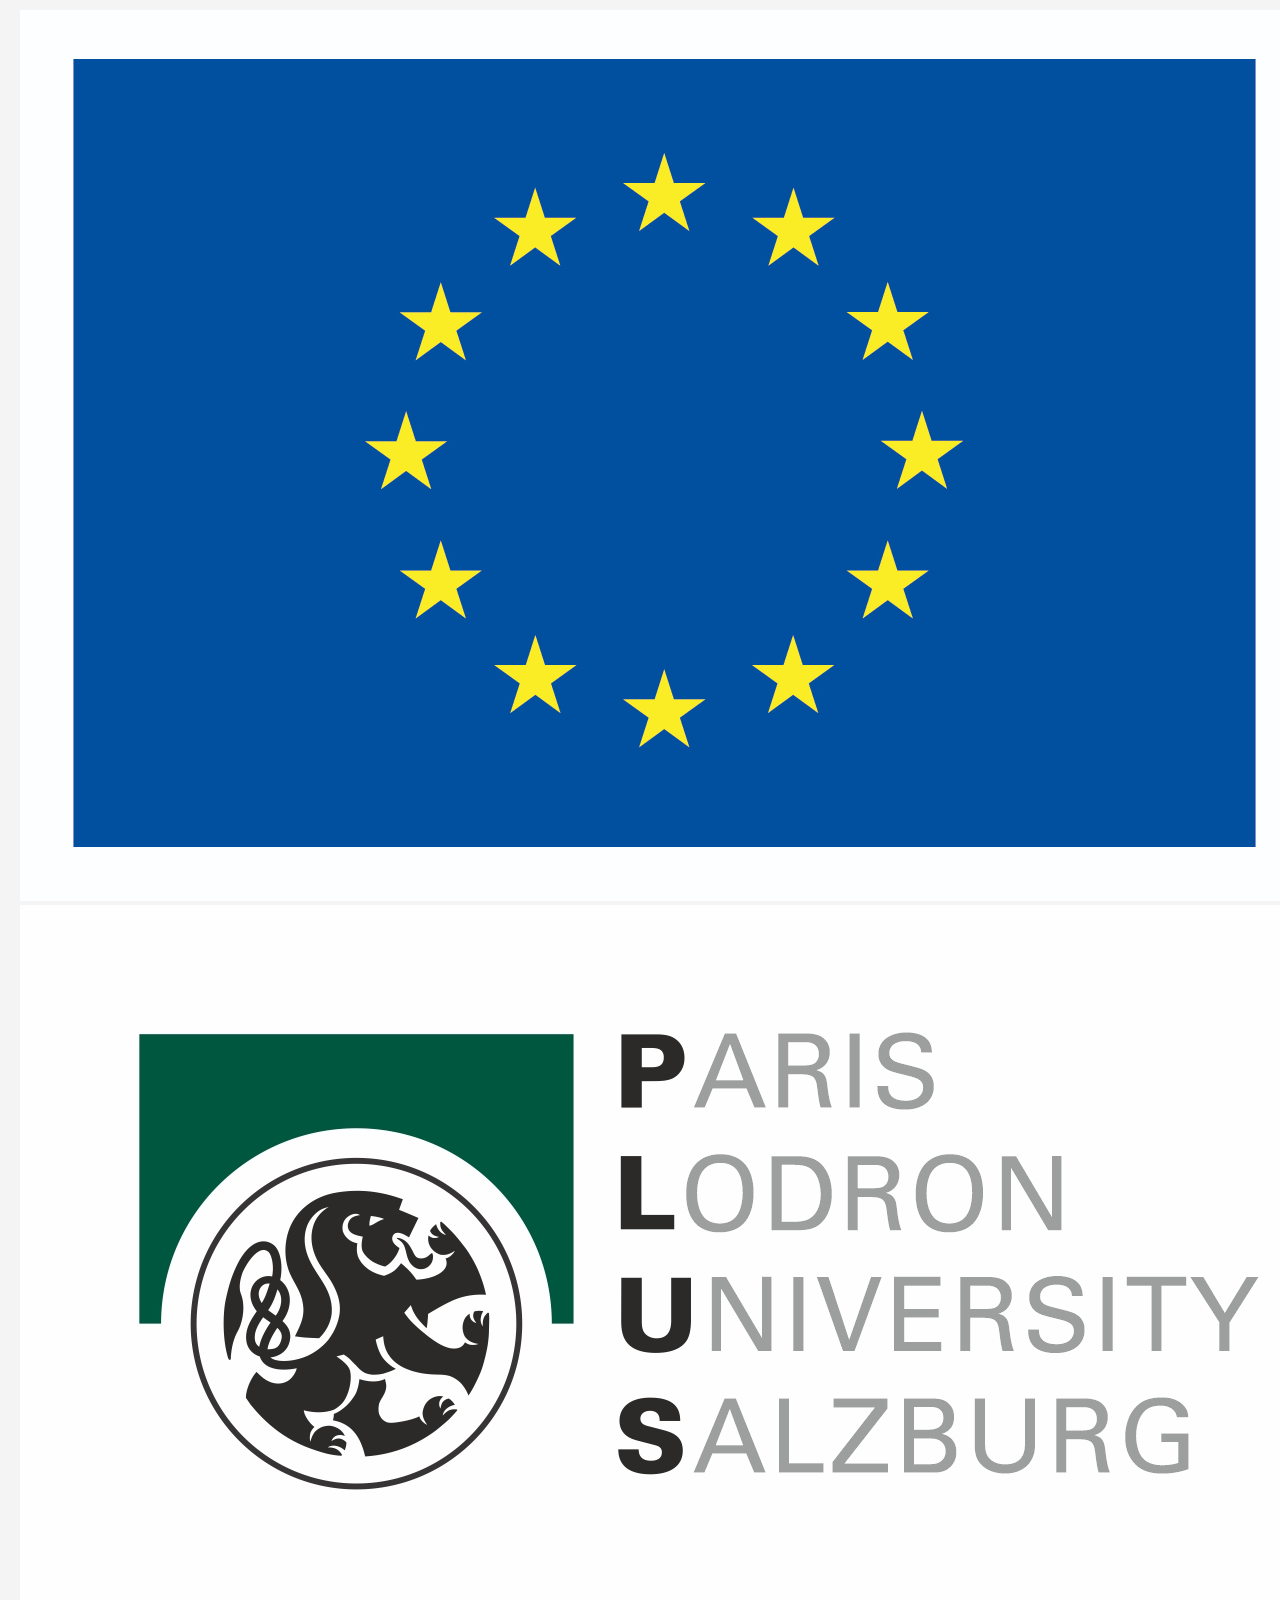
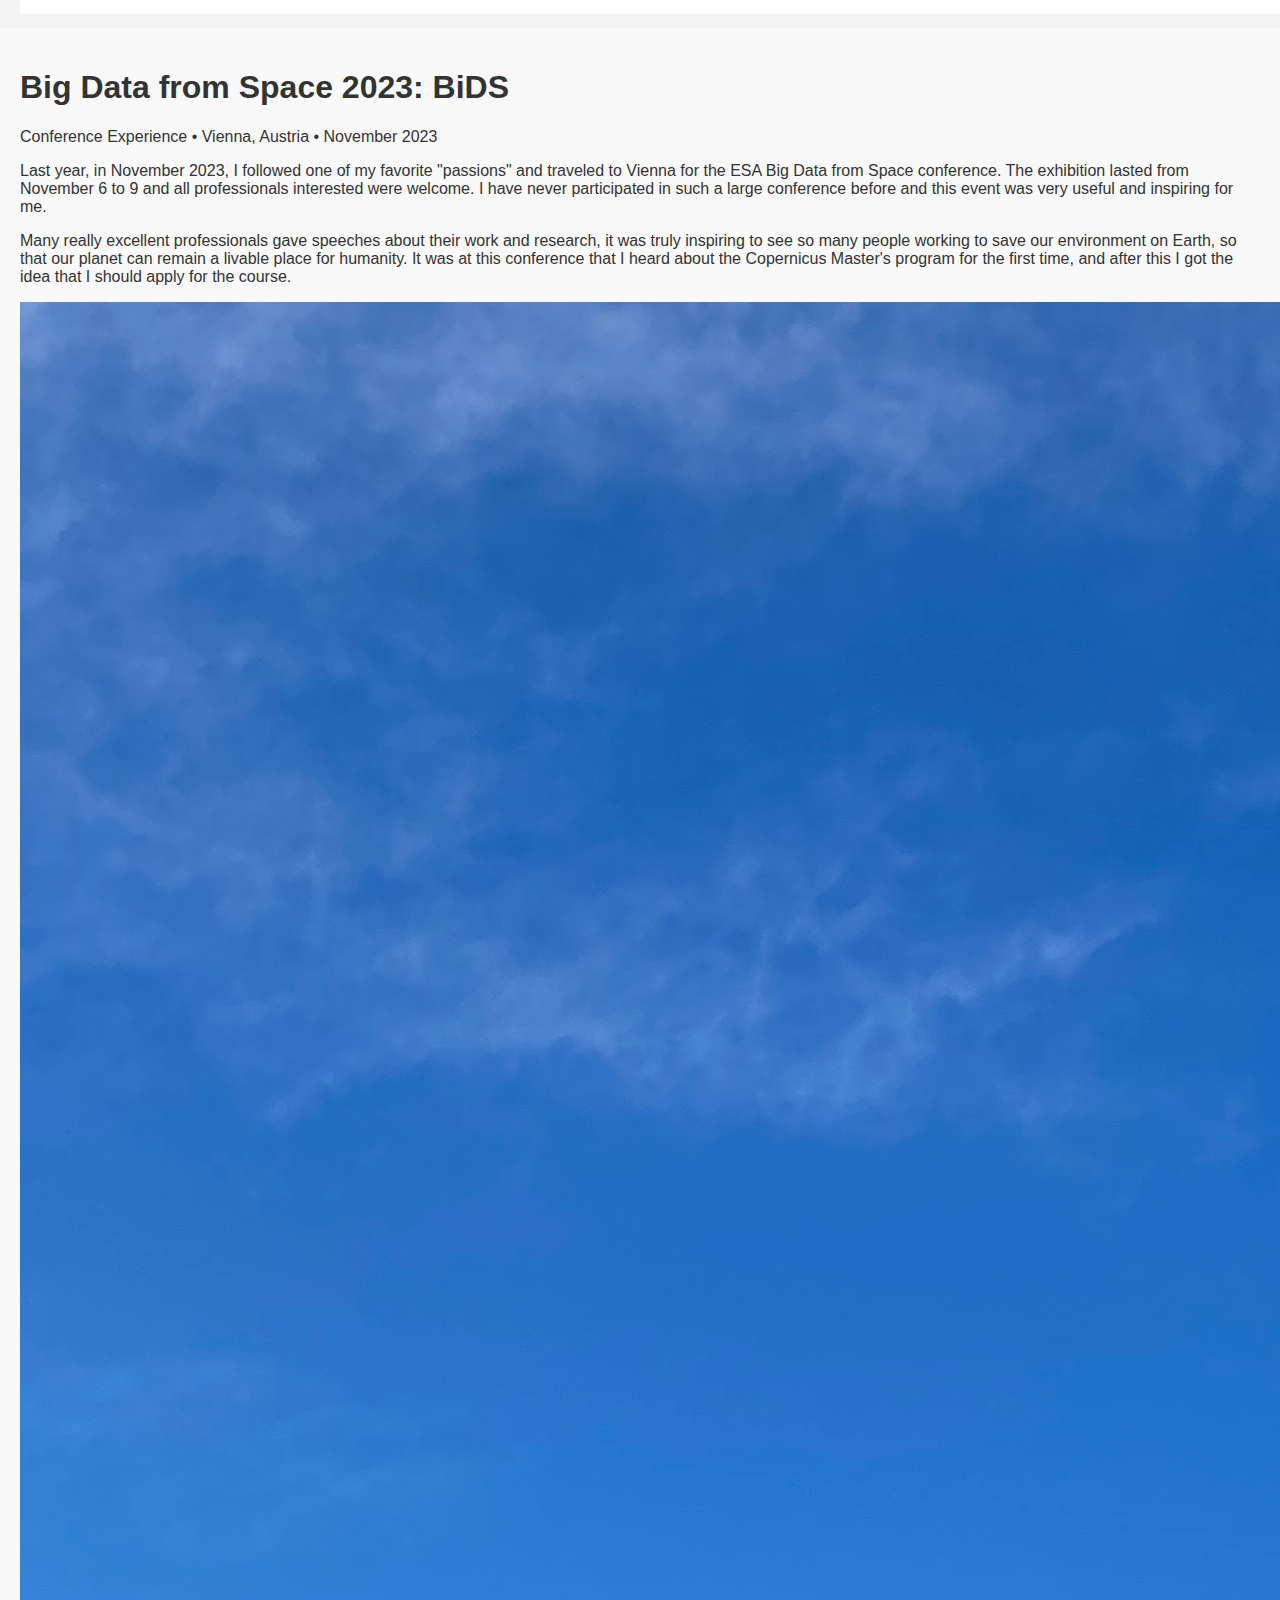
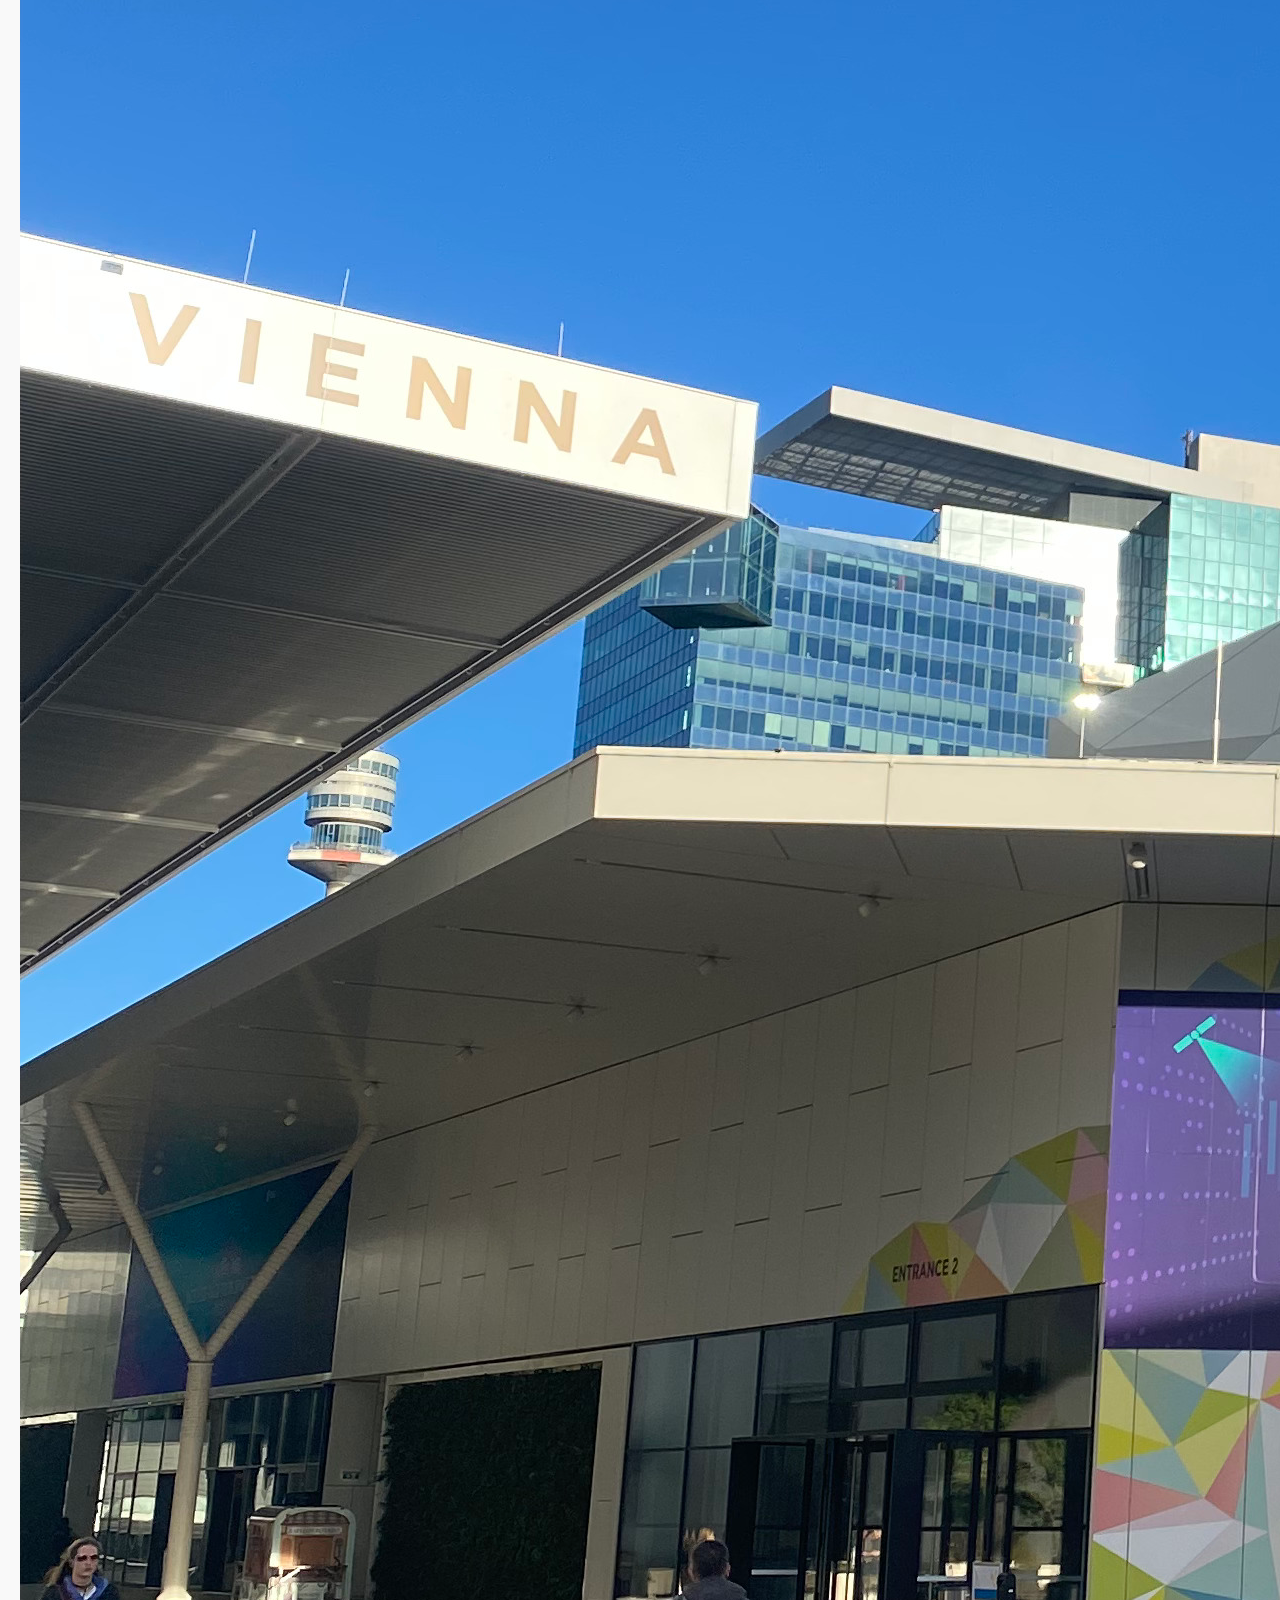
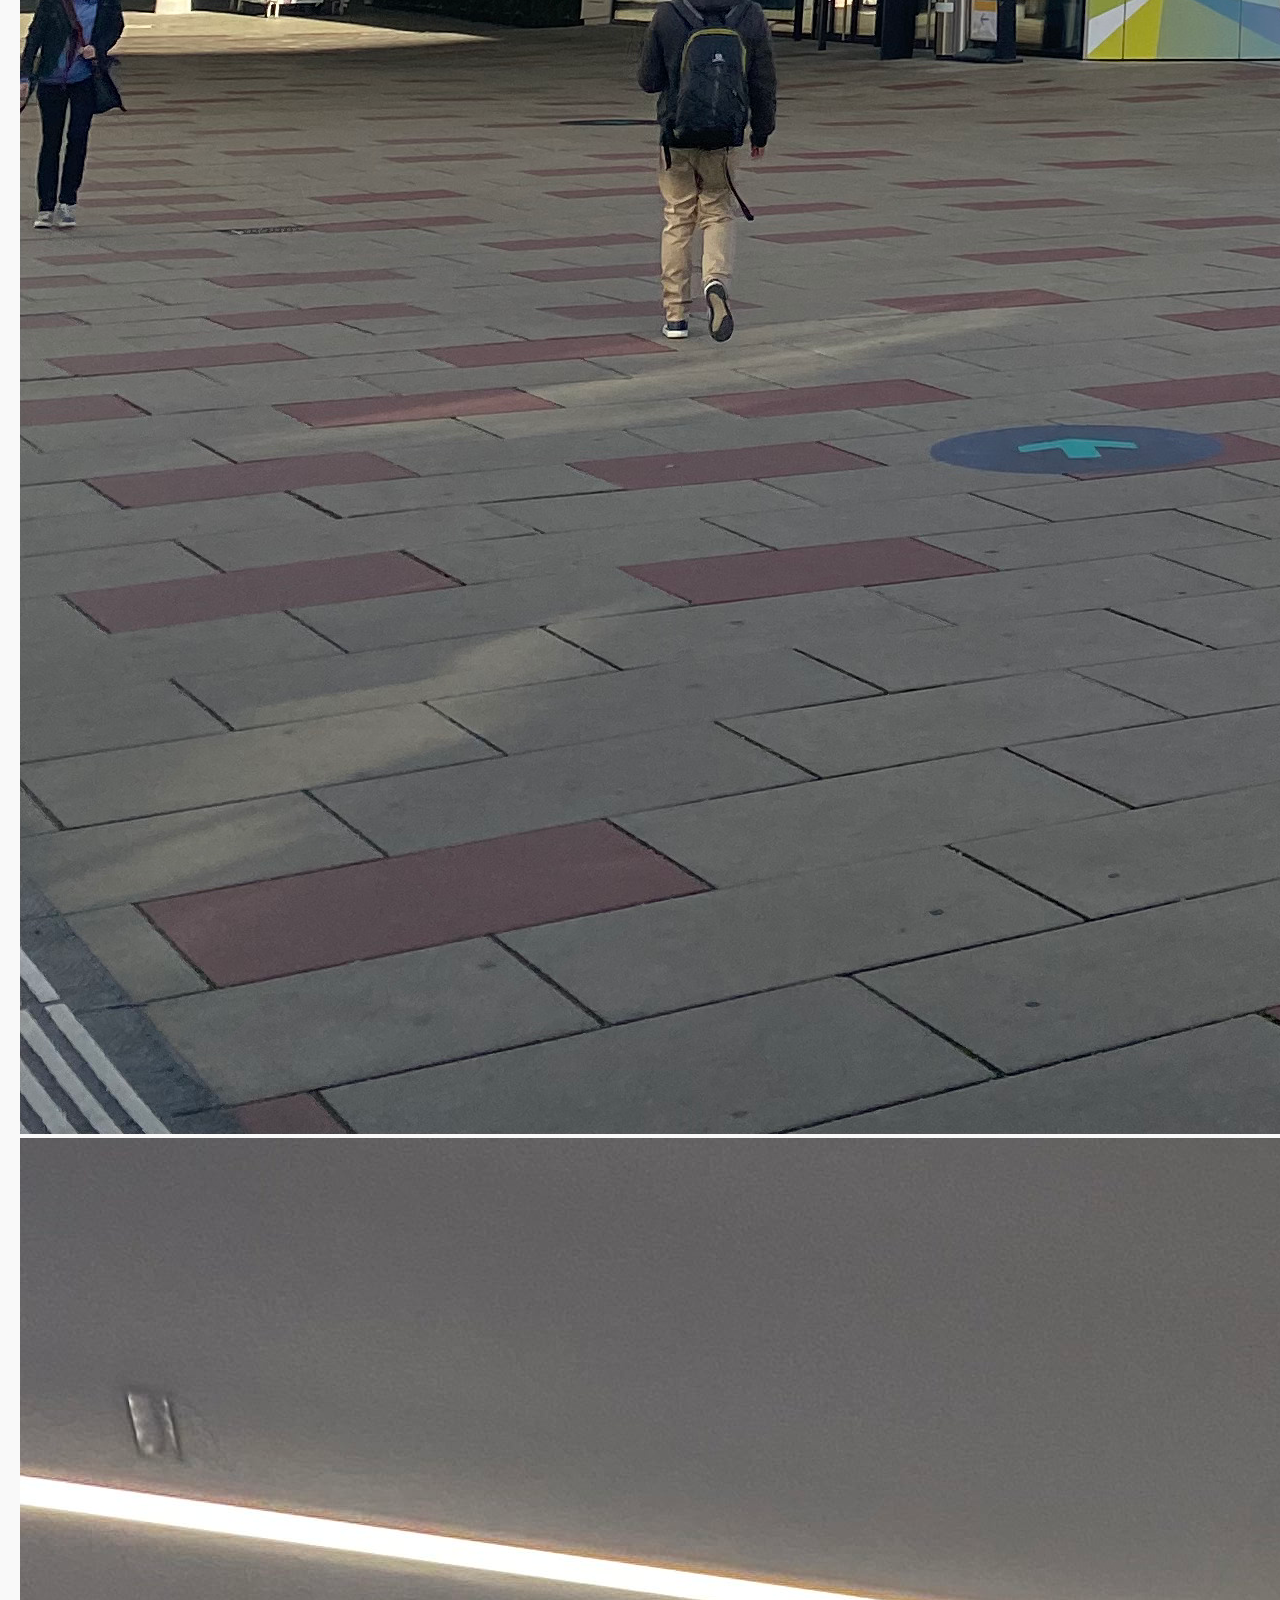
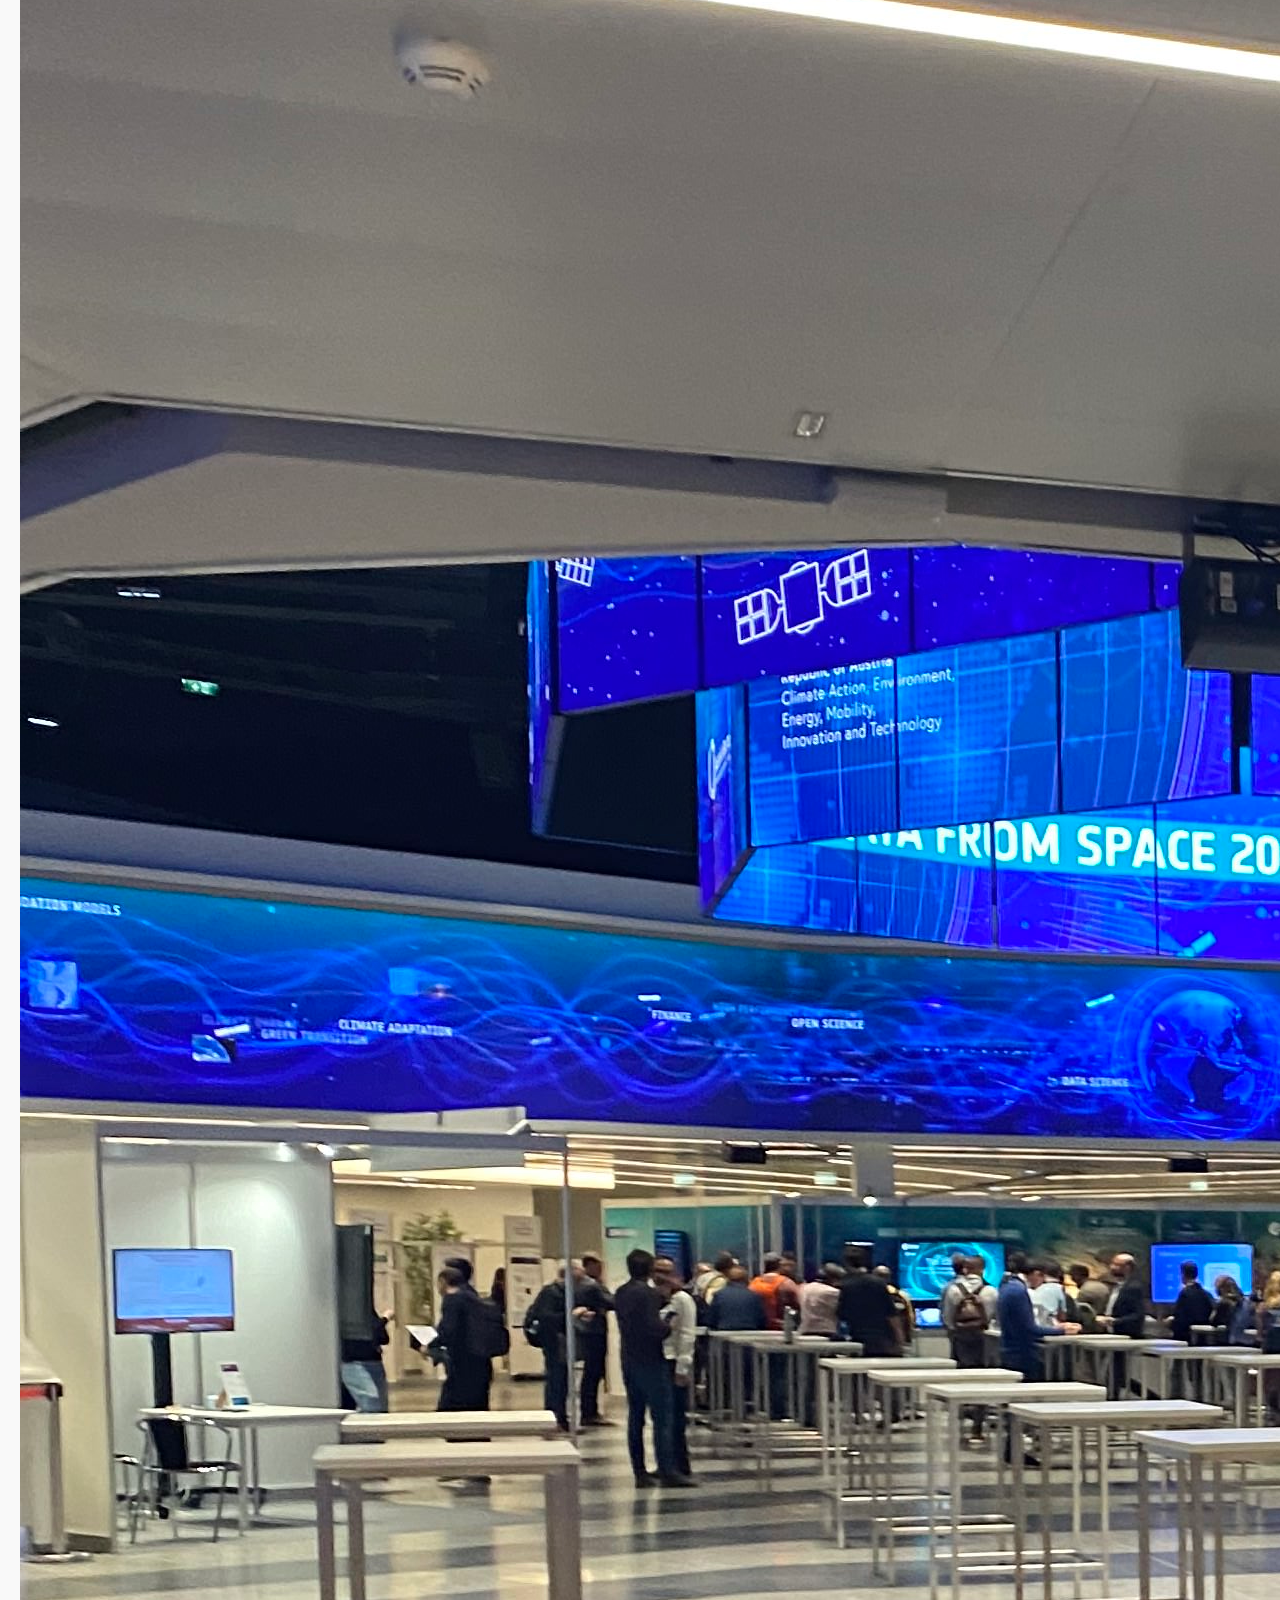
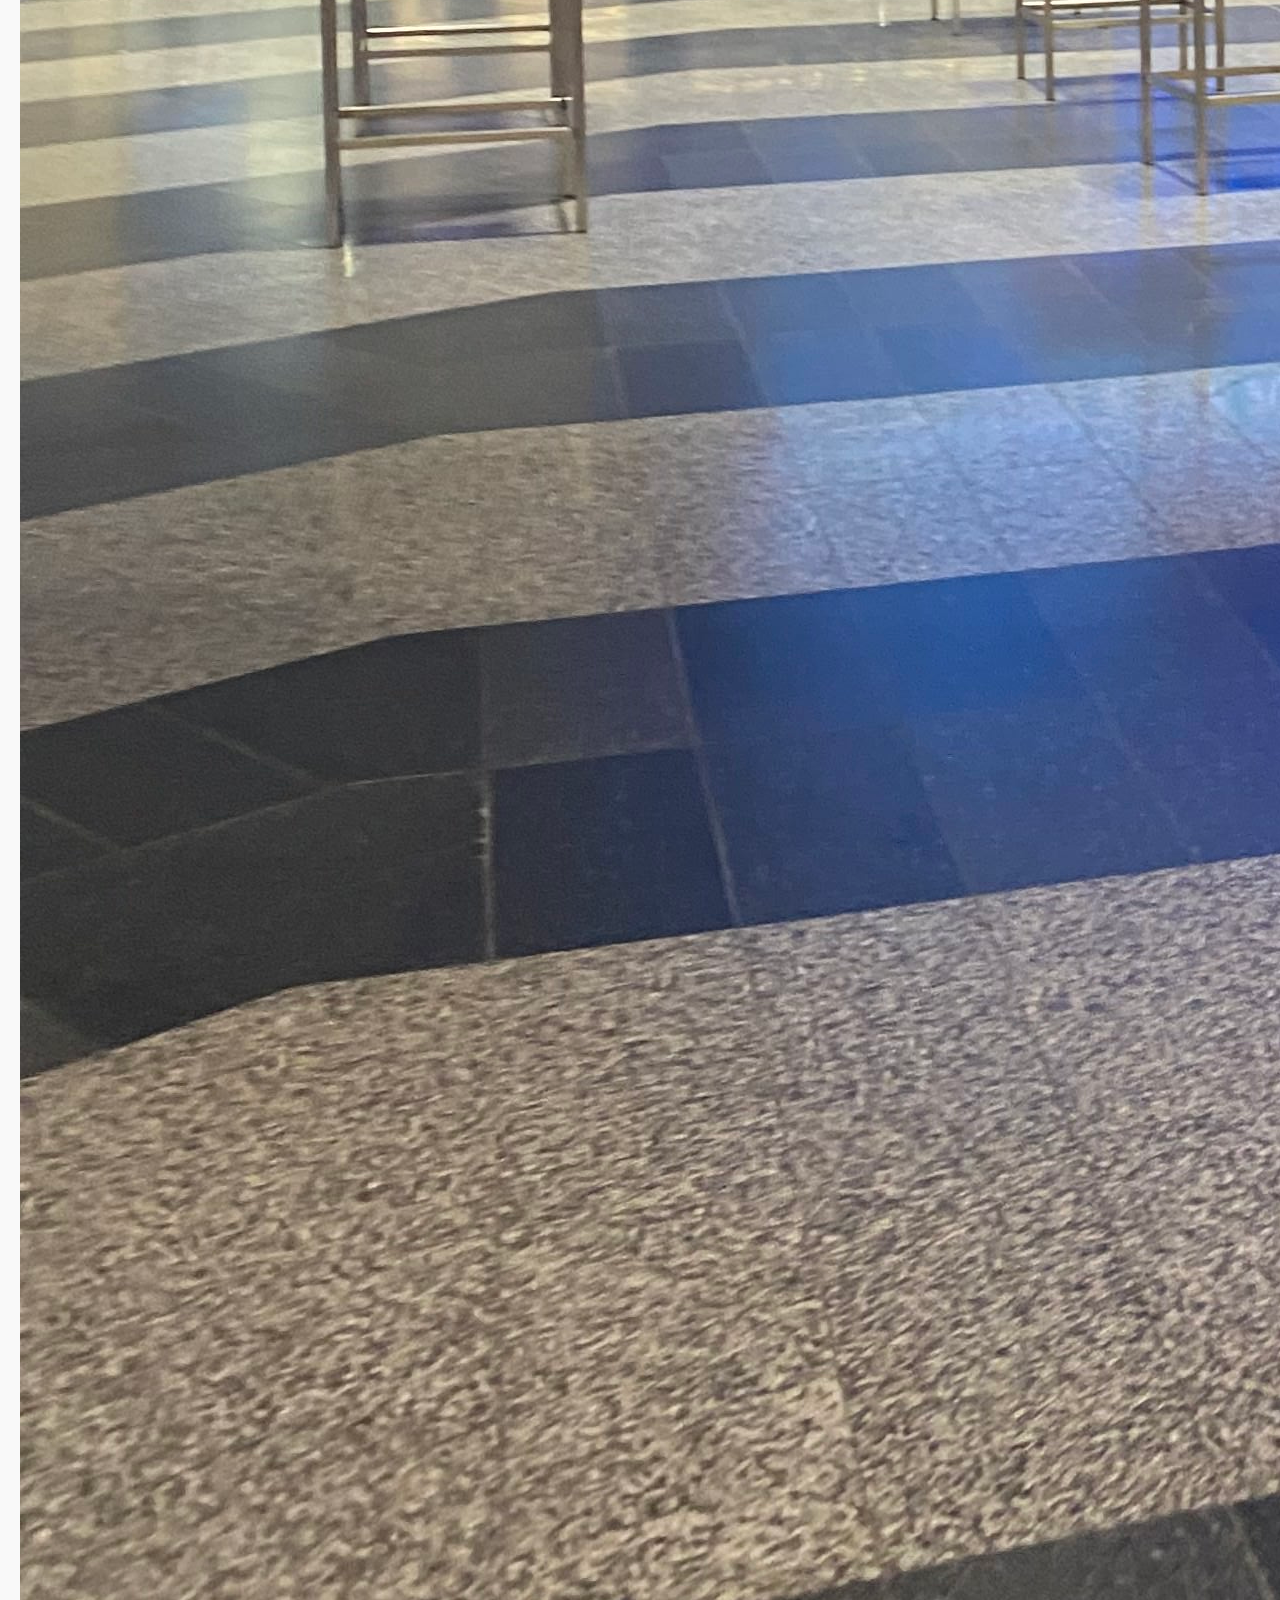
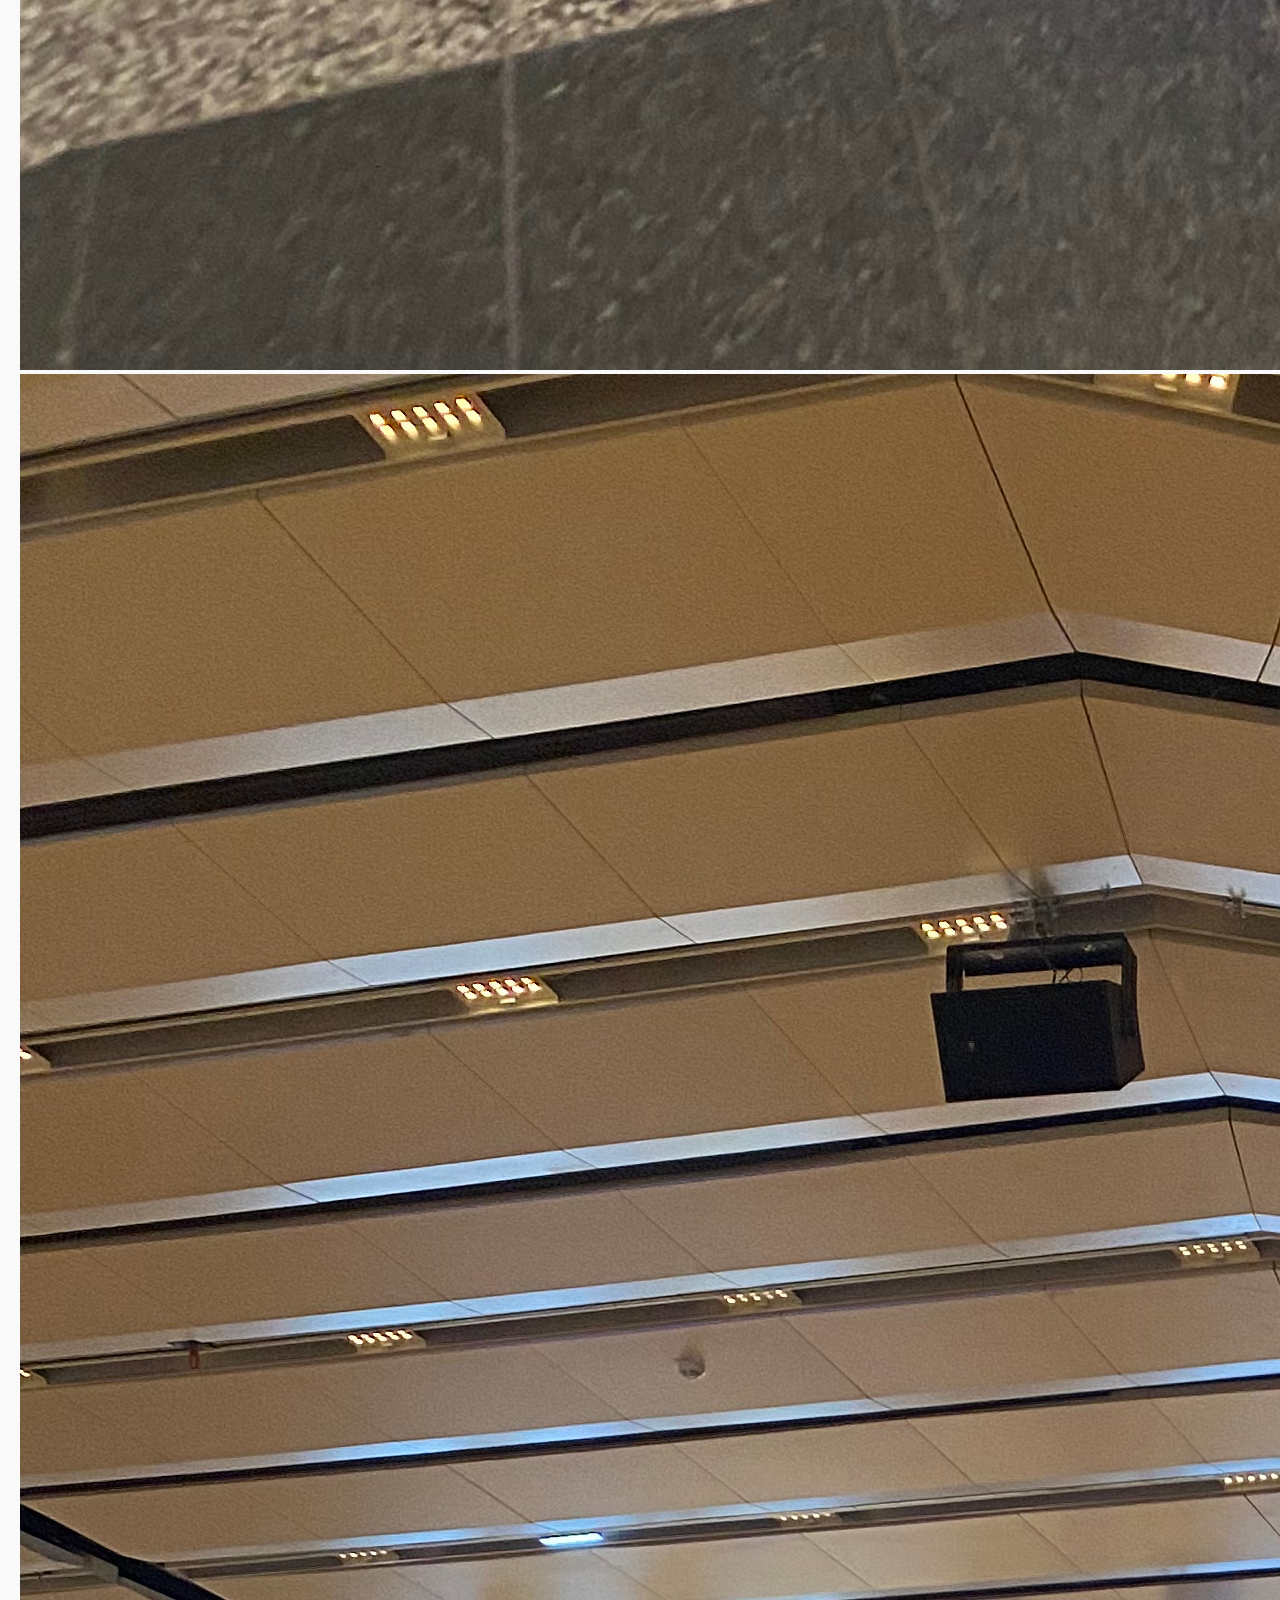
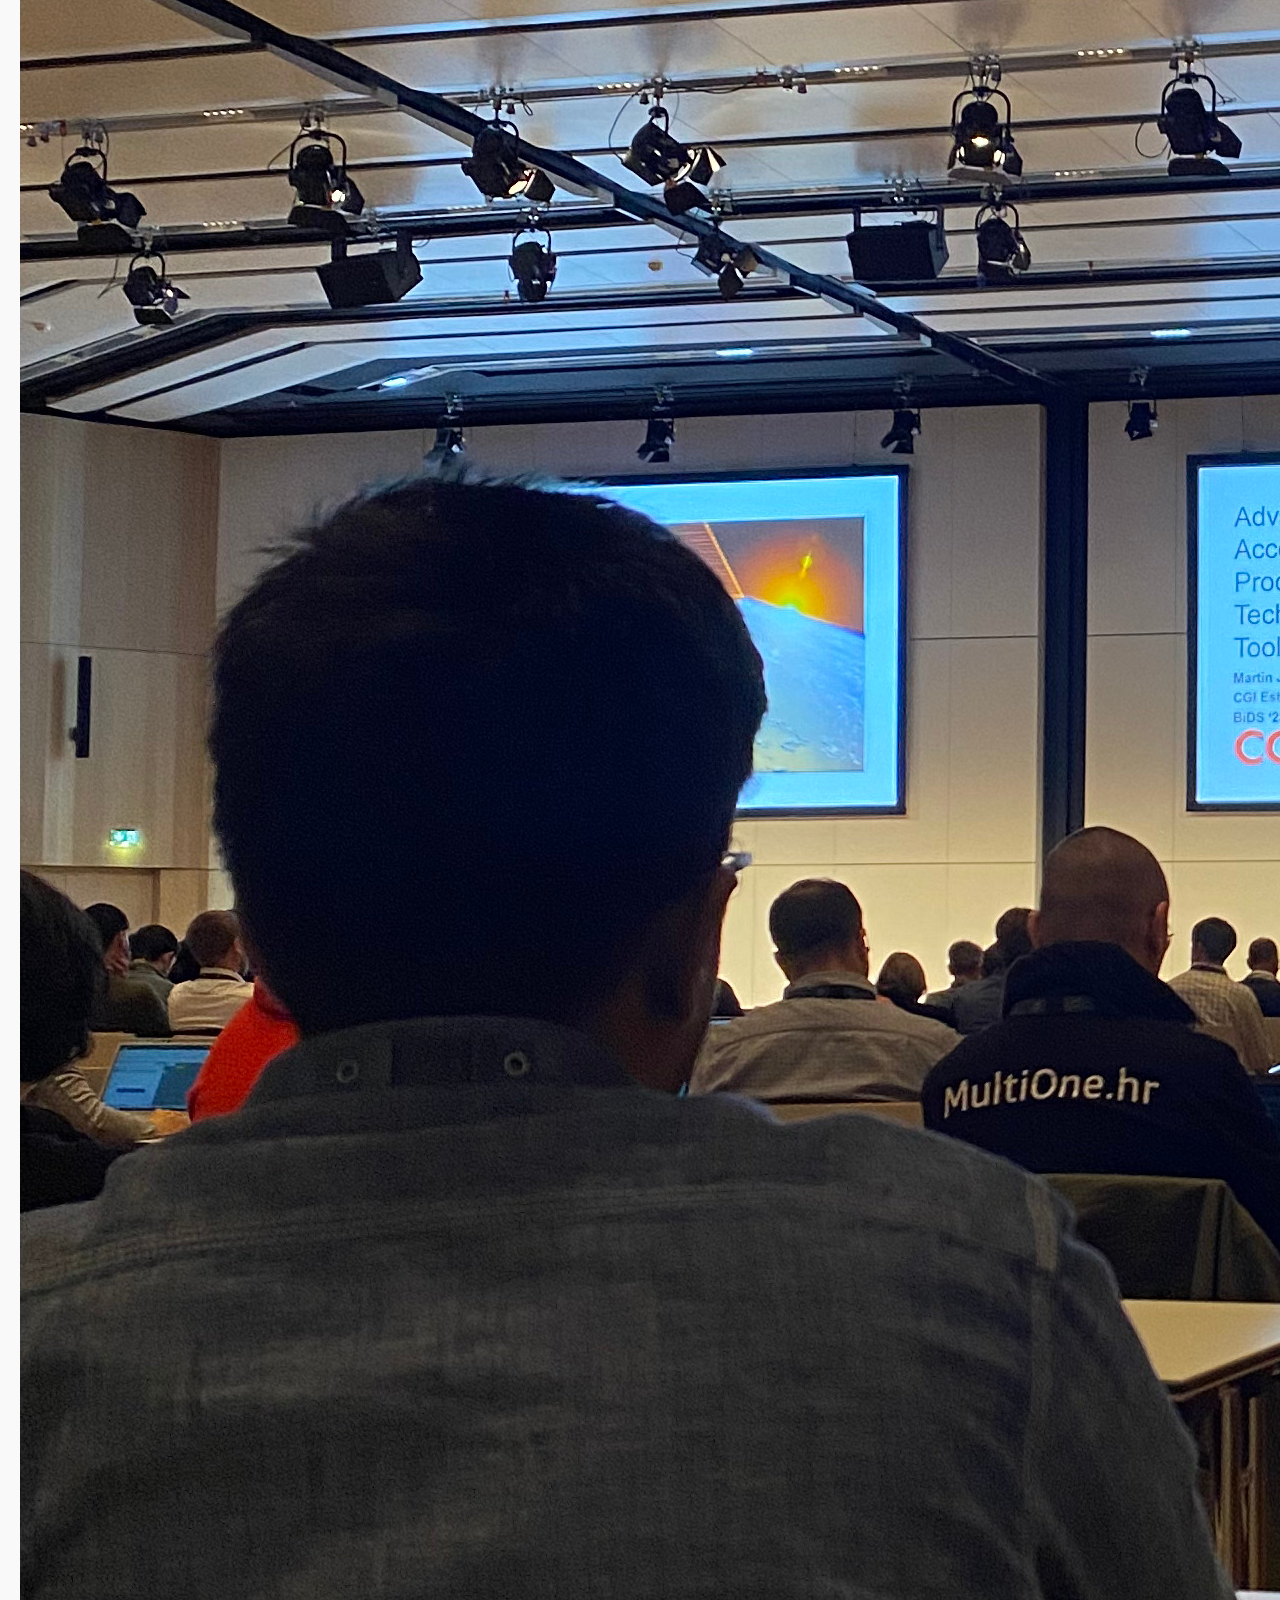
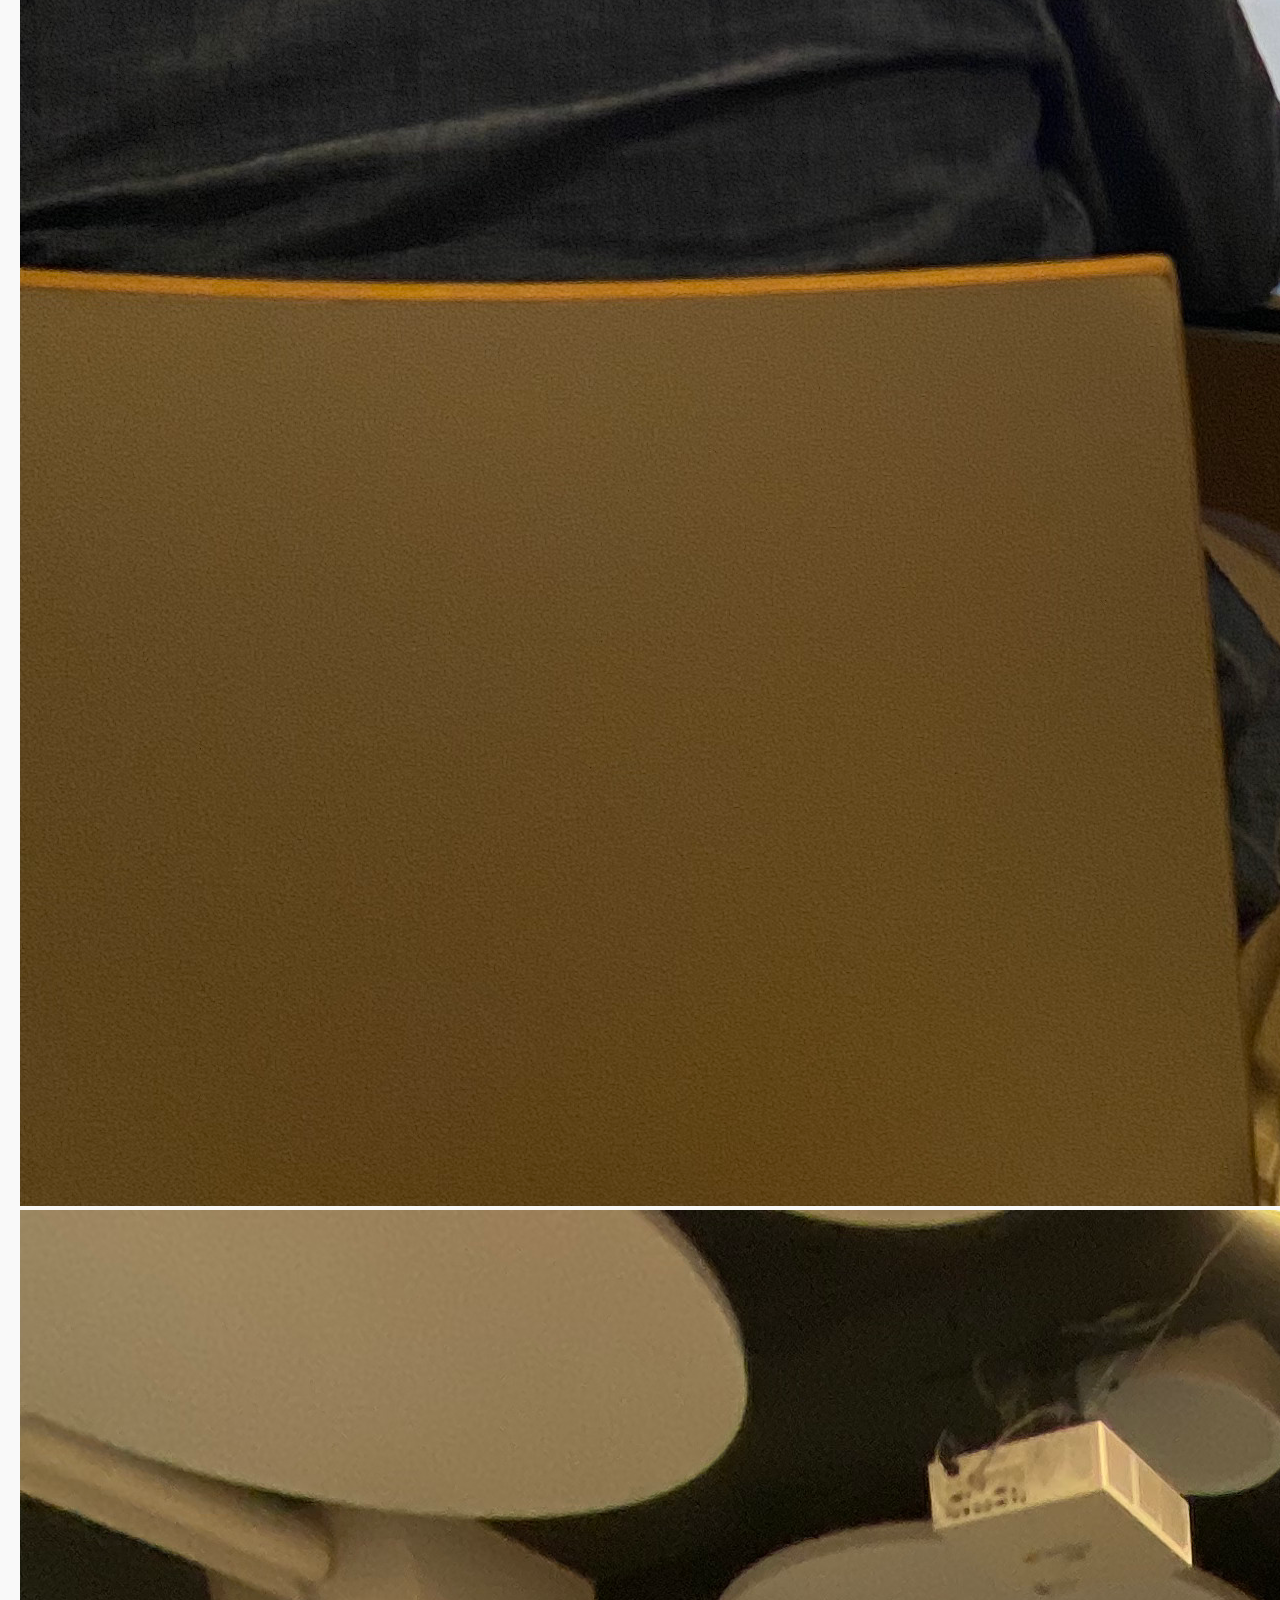
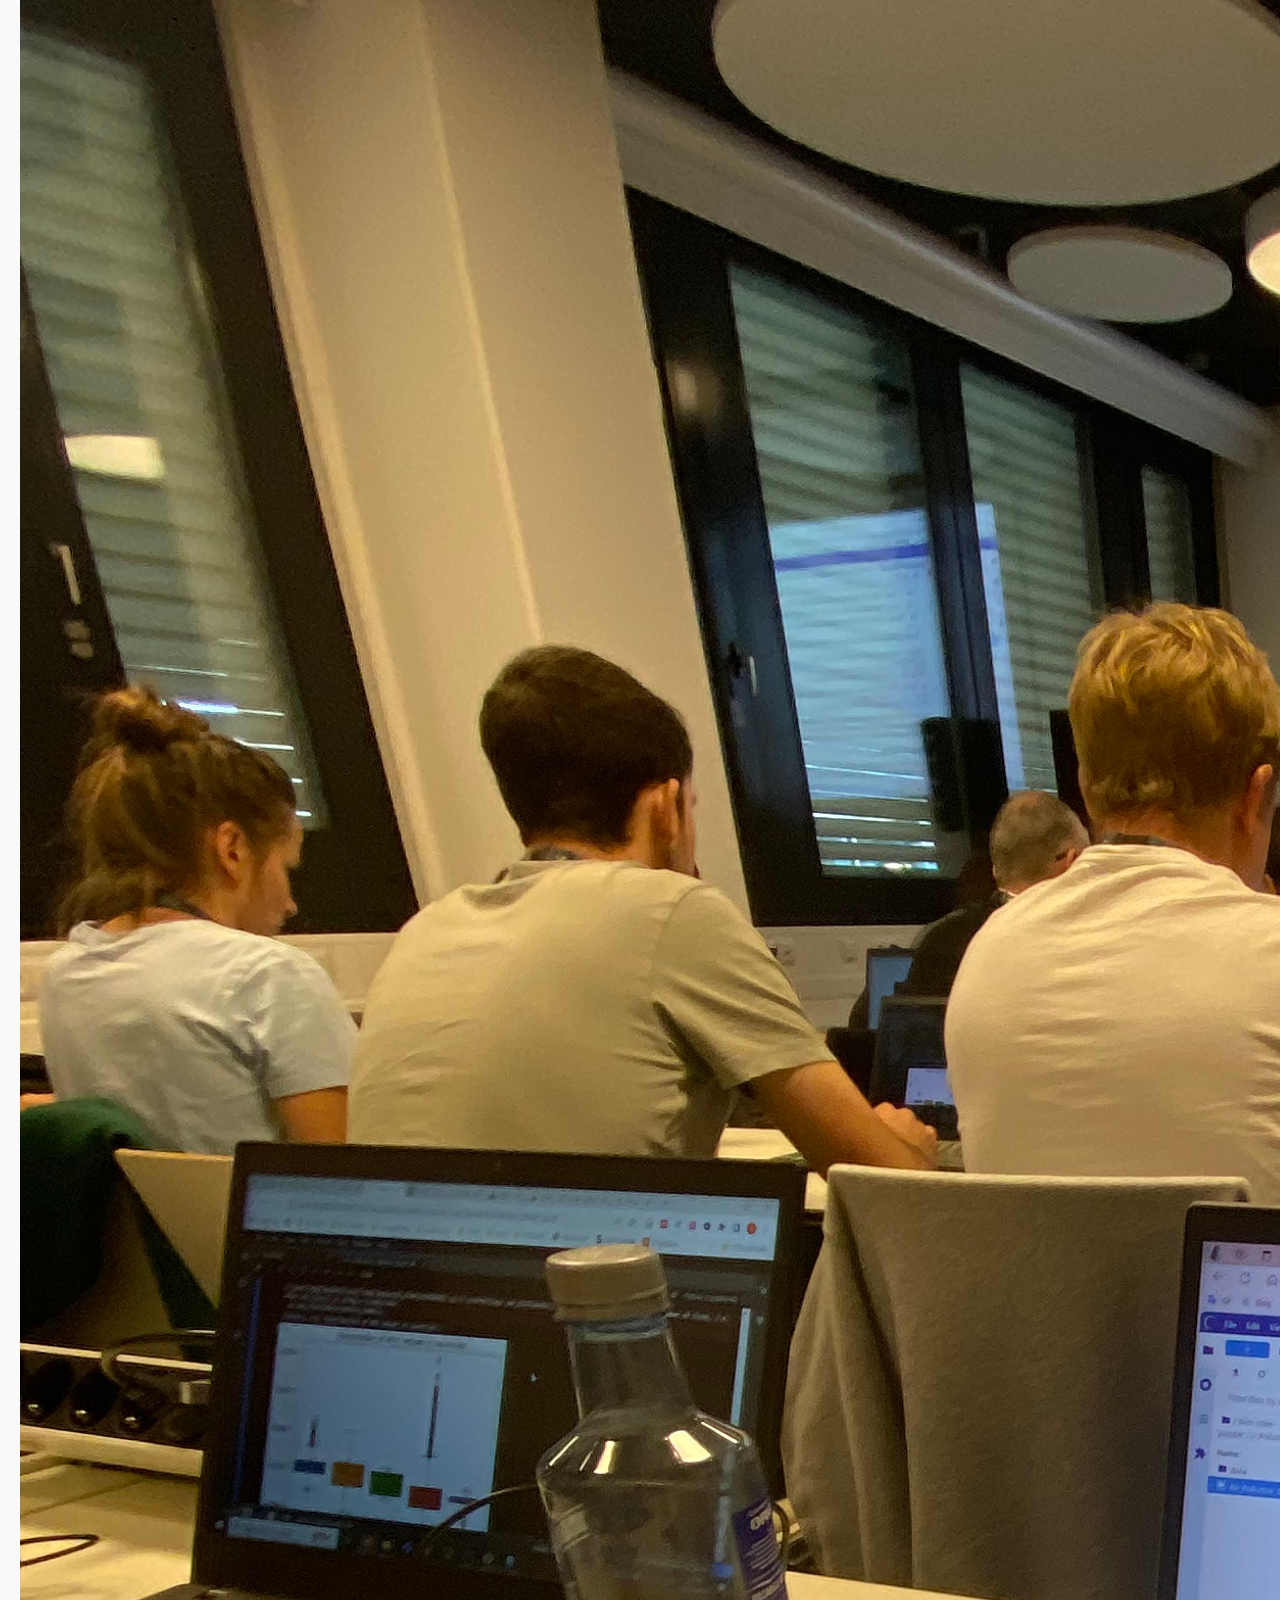
<file: blog-post1.html>
<!DOCTYPE html>
<html lang="en">
<head>
    <meta charset="UTF-8">
    <meta name="viewport" content="width=device-width, initial-scale=1.0">
    <title>Big Data from Space 2023: BiDS - Emese Gojdar</title>
    <link rel="icon" href="assets/compass_AI.png" type="image/png">
    <link rel="stylesheet" href="style.css">
</head>
<body>
    <!-- Navigation Header -->
    <header class="main-header">
        <nav class="navbar">
            <div class="nav-brand">
                <div class="logo-group">
                    <img src="assets/eplus.jpg" alt="E+ Logo" class="nav-logo">
                    <img src="assets/plus.jpg" alt="Plus Logo" class="nav-logo">
                    <img src="assets/upol.png" alt="UPOL Logo" class="nav-logo">
                </div>
            </div>
            <ul class="nav-menu">
                <li><a href="index.html#home" class="nav-link">Home</a></li>
                <li><a href="gallery.html" class="nav-link">Gallery</a></li>
                <li><a href="blog.html" class="nav-link">Blog</a></li>
                <li><a href="index.html#contact" class="nav-link">Contact</a></li>
            </ul>
            <div class="hamburger">
                <span class="hamburger-line"></span>
                <span class="hamburger-line"></span>
                <span class="hamburger-line"></span>
            </div>
        </nav>
    </header>

    <main class="main-content">
        <!-- Blog Header -->
        <div class="blog-header">
            <h1 class="blog-title">Big Data from Space 2023: BiDS</h1>
            <p class="blog-meta">Conference Experience • Vienna, Austria • November 2023</p>
        </div>

        <!-- Blog Content -->
        <article class="blog-content">
            <p class="blog-text">
                Last year, in November 2023, I followed one of my favorite "passions" and traveled to Vienna for the ESA Big Data from Space conference. The exhibition lasted from November 6 to 9 and all professionals interested were welcome. I have never participated in such a large conference before and this event was very useful and inspiring for me.
            </p>

            <p class="blog-text">
                Many really excellent professionals gave speeches about their work and research, it was truly inspiring to see so many people working to save our environment on Earth, so that our planet can remain a livable place for humanity. It was at this conference that I heard about the Copernicus Master's program for the first time, and after this I got the idea that I should apply for the course.
            </p>

            <div class="blog-images">
                <img src="assets/gallery/IMG_2796.jpg" alt="BiDS Conference Image 1">
                <img src="assets/gallery/IMG_2929.jpg" alt="BiDS Conference Image 2">
                <img src="assets/gallery/IMG_2923.jpg" alt="BiDS Conference Image 3">
                <img src="assets/gallery/IMG_2802.jpg" alt="BiDS Conference Image 4">
            </div>

            <a href="https://www.bigdatafromspace2023.org/" target="_blank" class="blog-link">
                Visit BiDS 2023 Official Website
            </a>

            <a href="blog.html" class="back-button">
            ← Back to Blog
            </a>
        </article>
    </main>

    <!-- Footer -->
    <footer class="main-footer">
        <div class="container">
            <div class="footer-content">
                <div class="footer-info">
                    <p>&copy; 2024 Emese Gojdar. All rights reserved.</p>
                    <div class="footer-address">
                        <p>Department of Geoinformatics – Z_GIS</p>
                        <p>Schillerstraße 30, 5020 Salzburg, Austria</p>
                    </div>
                </div>
            </div>
        </div>
    </footer>
</body>
</html>
</file>
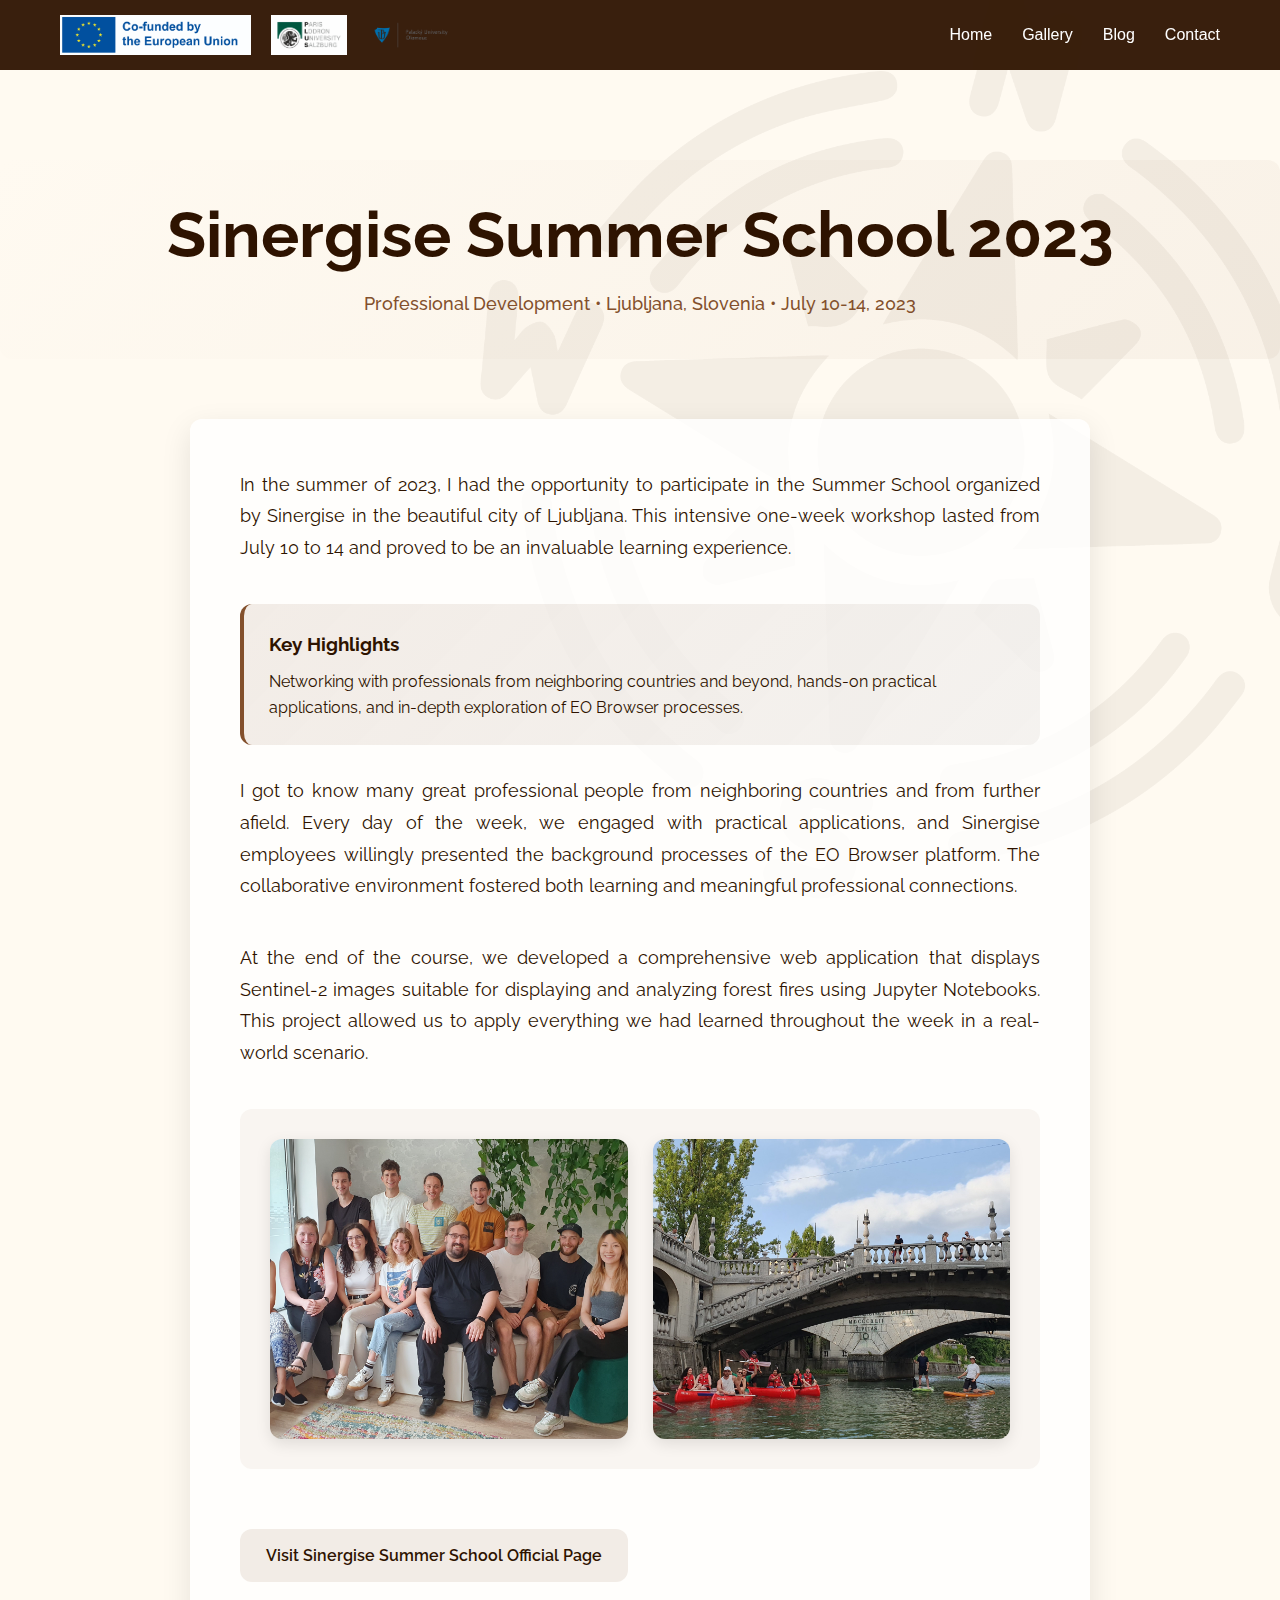
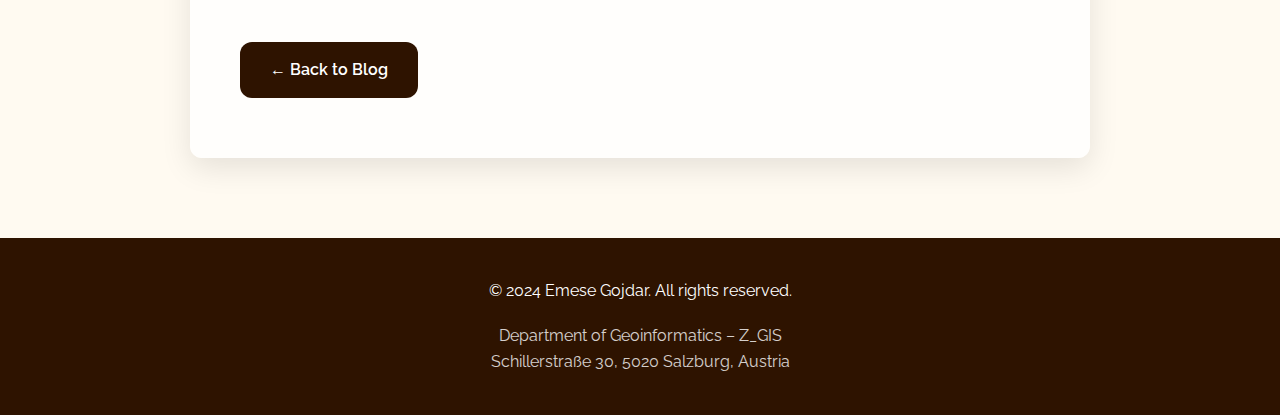
<file: blog-post2.html>
<!DOCTYPE html>
<html lang="en">
<head>
    <meta charset="UTF-8">
    <meta name="viewport" content="width=device-width, initial-scale=1.0">
    <title>Sinergise Summer School 2023 - Ljubljana - Emese Gojdar</title>
    <link rel="icon" href="assets/compass_AI.png" type="image/png">
    <style>
        @font-face {
            font-family: 'Raleway';
            src: url(fonts/Raleway-VariableFont_wght.ttf);
        }

        /* CSS Variables for consistent theming */
        :root {
            --primary-color: #2E1300;
            --secondary-color: #83502C;
            --accent-color: #FFFAF0;
            --text-color: #2E1300;
            --light-bg: #FFFAF0f3;
            --shadow: rgba(0, 0, 0, 0.1);
            --transition: all 0.3s ease;
            --border-radius: 12px;
            --max-width: 1200px;
            --section-padding: 80px 0;
        }

        /* Global Styles */
        * {
            margin: 0;
            padding: 0;
            box-sizing: border-box;
        }

        html {
            scroll-behavior: smooth;
        }

        body {
            font-family: 'Raleway', Arial, sans-serif;
            background-color: var(--light-bg);
            color: var(--text-color);
            line-height: 1.6;
            background-image: url('assets/compass2.png');
            background-position: calc(100% + 100px) center;
            background-repeat: no-repeat;
            background-size: 900px;
            background-attachment: fixed;
        }

        .container {
            max-width: var(--max-width);
            margin: 0 auto;
            padding: 0 20px;
        }

        /* Navigation Header */
        .main-header {
            position: fixed;
            top: 0;
            left: 0;
            right: 0;
            z-index: 1000;
            background: rgba(46, 19, 0, 0.95);
            backdrop-filter: blur(10px);
            transition: var(--transition);
        }

        .navbar {
            display: flex;
            justify-content: space-between;
            align-items: center;
            padding: 15px 20px;
            max-width: var(--max-width);
            margin: 0 auto;
        }

        .logo-group {
            display: flex;
            gap: 20px;
            align-items: center;
        }

        .nav-logo {
            height: 40px;
            width: auto;
            transition: var(--transition);
        }

        .nav-logo:hover {
            transform: scale(1.1);
        }

        .nav-menu {
            display: flex;
            list-style: none;
            gap: 30px;
            align-items: center;
        }

        .nav-link {
            font-family: 'Gill Sans MT', sans-serif;
            color: white;
            text-decoration: none;
            font-size: 16px;
            font-weight: 500;
            transition: var(--transition);
            position: relative;
        }

        .nav-link::after {
            content: '';
            position: absolute;
            bottom: -5px;
            left: 0;
            width: 0;
            height: 2px;
            background: var(--secondary-color);
            transition: var(--transition);
        }

        .nav-link:hover::after {
            width: 100%;
        }

        .nav-link:hover {
            color: var(--secondary-color);
            transform: translateY(-2px);
        }

        /* Hamburger Menu */
        .hamburger {
            display: none;
            flex-direction: column;
            cursor: pointer;
            gap: 4px;
        }

        .hamburger-line {
            width: 25px;
            height: 3px;
            background: white;
            transition: var(--transition);
        }

        /* Main Content */
        .main-content {
            margin-top: 80px;
            padding: var(--section-padding);
        }

        /* Blog Post Styles */
        .blog-header {
            text-align: center;
            margin-bottom: 60px;
            padding: 40px 0;
            background: linear-gradient(135deg, rgba(255, 250, 240, 0.1) 0%, rgba(131, 80, 44, 0.05) 100%);
            border-radius: var(--border-radius);
        }

        .blog-title {
            font-size: clamp(2.5rem, 6vw, 4rem);
            font-weight: 700;
            color: var(--primary-color);
            margin-bottom: 20px;
            line-height: 1.1;
        }

        .blog-meta {
            font-size: 1.1rem;
            color: var(--secondary-color);
            font-weight: 500;
        }

        .blog-content {
            max-width: 900px;
            margin: 0 auto;
            background: rgba(255, 255, 255, 0.8);
            padding: 50px;
            border-radius: var(--border-radius);
            box-shadow: 0 10px 30px var(--shadow);
        }

        .blog-text {
            font-size: 1.1rem;
            line-height: 1.8;
            text-align: justify;
            margin-bottom: 40px;
        }

        .blog-images {
            display: grid;
            grid-template-columns: repeat(auto-fit, minmax(300px, 1fr));
            gap: 25px;
            margin: 40px 0;
            padding: 30px;
            background: rgba(131, 80, 44, 0.05);
            border-radius: var(--border-radius);
        }

        .blog-images img {
            width: 100%;
            height: 300px;
            object-fit: cover;
            border-radius: var(--border-radius);
            box-shadow: 0 5px 15px var(--shadow);
            transition: var(--transition);
        }

        .blog-images img:hover {
            transform: scale(1.05);
            box-shadow: 0 15px 30px var(--shadow);
        }

        .blog-link {
            display: inline-block;
            color: var(--primary-color);
            text-decoration: none;
            font-weight: 600;
            padding: 12px 24px;
            background: rgba(131, 80, 44, 0.1);
            border-radius: var(--border-radius);
            transition: var(--transition);
            margin: 20px 0;
            border: 2px solid transparent;
        }

        .blog-link:hover {
            background: var(--secondary-color);
            color: white;
            transform: translateY(-2px);
            border-color: var(--secondary-color);
            box-shadow: 0 5px 15px var(--shadow);
        }

        .back-button {
            display: block;
            width: fit-content; /* csak akkora lesz, amekkora a tartalom */
            max-width: 200px;   /* ha kell, szabályozd a maximumot */
            margin-top: 40px;
            margin-bottom: 10px;
            padding: 15px 30px;
            background: var(--primary-color);
            color: white;
            text-decoration: none;
            border-radius: var(--border-radius);
            font-weight: 600;
            transition: var(--transition);
        }

        .back-button:hover {
            background: var(--secondary-color);
            transform: translateY(-3px);
            box-shadow: 0 10px 25px var(--shadow);
        }

        /* Highlight box for key information */
        .highlight-box {
            background: linear-gradient(135deg, rgba(131, 80, 44, 0.1) 0%, rgba(46, 19, 0, 0.05) 100%);
            padding: 25px;
            border-radius: var(--border-radius);
            border-left: 4px solid var(--secondary-color);
            margin: 30px 0;
        }

        .highlight-box h3 {
            color: var(--primary-color);
            margin-bottom: 10px;
            font-size: 1.2rem;
        }

        .highlight-box p {
            margin: 0;
            font-size: 1rem;
        }

        /* Footer */
        .main-footer {
            background: var(--primary-color);
            color: white;
            padding: 40px 0;
            text-align: center;
        }

        .footer-content {
            max-width: var(--max-width);
            margin: 0 auto;
            padding: 0 20px;
        }

        .footer-address {
            margin-top: 20px;
            opacity: 0.8;
        }

        /* Responsive Design */
        @media (max-width: 768px) {
            .nav-menu {
                display: none;
            }
            
            .hamburger {
                display: flex;
            }
            
            .blog-content {
                padding: 30px 20px;
            }
            
            .blog-images {
                grid-template-columns: 1fr;
                padding: 20px;
            }
            
            .blog-images img {
                height: 250px;
            }
        }

        @media (max-width: 480px) {
            .container {
                padding: 0 15px;
            }
            
            .blog-content {
                padding: 20px 15px;
            }
            
            .blog-title {
                font-size: 2rem;
            }
            
            .highlight-box {
                padding: 20px 15px;
            }
        }
    </style>
</head>
<body>
    <!-- Navigation Header -->
    <header class="main-header">
        <nav class="navbar">
            <div class="nav-brand">
                <div class="logo-group">
                    <img src="assets/eplus.jpg" alt="E+ Logo" class="nav-logo">
                    <img src="assets/plus.jpg" alt="Plus Logo" class="nav-logo">
                    <img src="assets/upol.png" alt="UPOL Logo" class="nav-logo">
                </div>
            </div>
            <ul class="nav-menu">
                <li><a href="index.html#home" class="nav-link">Home</a></li>
                <li><a href="gallery.html" class="nav-link">Gallery</a></li>
                <li><a href="blog.html" class="nav-link">Blog</a></li>
                <li><a href="index.html#contact" class="nav-link">Contact</a></li>
            </ul>
            <div class="hamburger">
                <span class="hamburger-line"></span>
                <span class="hamburger-line"></span>
                <span class="hamburger-line"></span>
            </div>
        </nav>
    </header>

    <main class="main-content">
        <!-- Blog Header -->
        <div class="blog-header">
            <h1 class="blog-title">Sinergise Summer School 2023</h1>
            <p class="blog-meta">Professional Development • Ljubljana, Slovenia • July 10-14, 2023</p>
        </div>

        <!-- Blog Content -->
        <article class="blog-content">
            <p class="blog-text">
                In the summer of 2023, I had the opportunity to participate in the Summer School organized by Sinergise in the beautiful city of Ljubljana. This intensive one-week workshop lasted from July 10 to 14 and proved to be an invaluable learning experience.
            </p>

            <div class="highlight-box">
                <h3>Key Highlights</h3>
                <p>Networking with professionals from neighboring countries and beyond, hands-on practical applications, and in-depth exploration of EO Browser processes.</p>
            </div>

            <p class="blog-text">
                I got to know many great professional people from neighboring countries and from further afield. Every day of the week, we engaged with practical applications, and Sinergise employees willingly presented the background processes of the EO Browser platform. The collaborative environment fostered both learning and meaningful professional connections.
            </p>

            <p class="blog-text">
                At the end of the course, we developed a comprehensive web application that displays Sentinel-2 images suitable for displaying and analyzing forest fires using Jupyter Notebooks. This project allowed us to apply everything we had learned throughout the week in a real-world scenario.
            </p>

            <div class="blog-images">
                <img src="assets/gallery/20230713_120221.JPG" alt="Sinergise Summer School - Group Workshop Session">
                <img src="assets/gallery/20230712_185722.jpg" alt="Sinergise Summer School - Ljubljana Exploration">
            </div>

            <a href="https://www.sinergise.com/en/careers/summer-school" target="_blank" class="blog-link">
                Visit Sinergise Summer School Official Page
            </a>

            <a href="blog.html" class="back-button">← Back to Blog</a>
        </article>
    </main>

    <!-- Footer -->
    <footer class="main-footer">
        <div class="container">
            <div class="footer-content">
                <div class="footer-info">
                    <p>&copy; 2024 Emese Gojdar. All rights reserved.</p>
                    <div class="footer-address">
                        <p>Department of Geoinformatics – Z_GIS</p>
                        <p>Schillerstraße 30, 5020 Salzburg, Austria</p>
                    </div>
                </div>
            </div>
        </div>
    </footer>
</body>
</html>
</file>
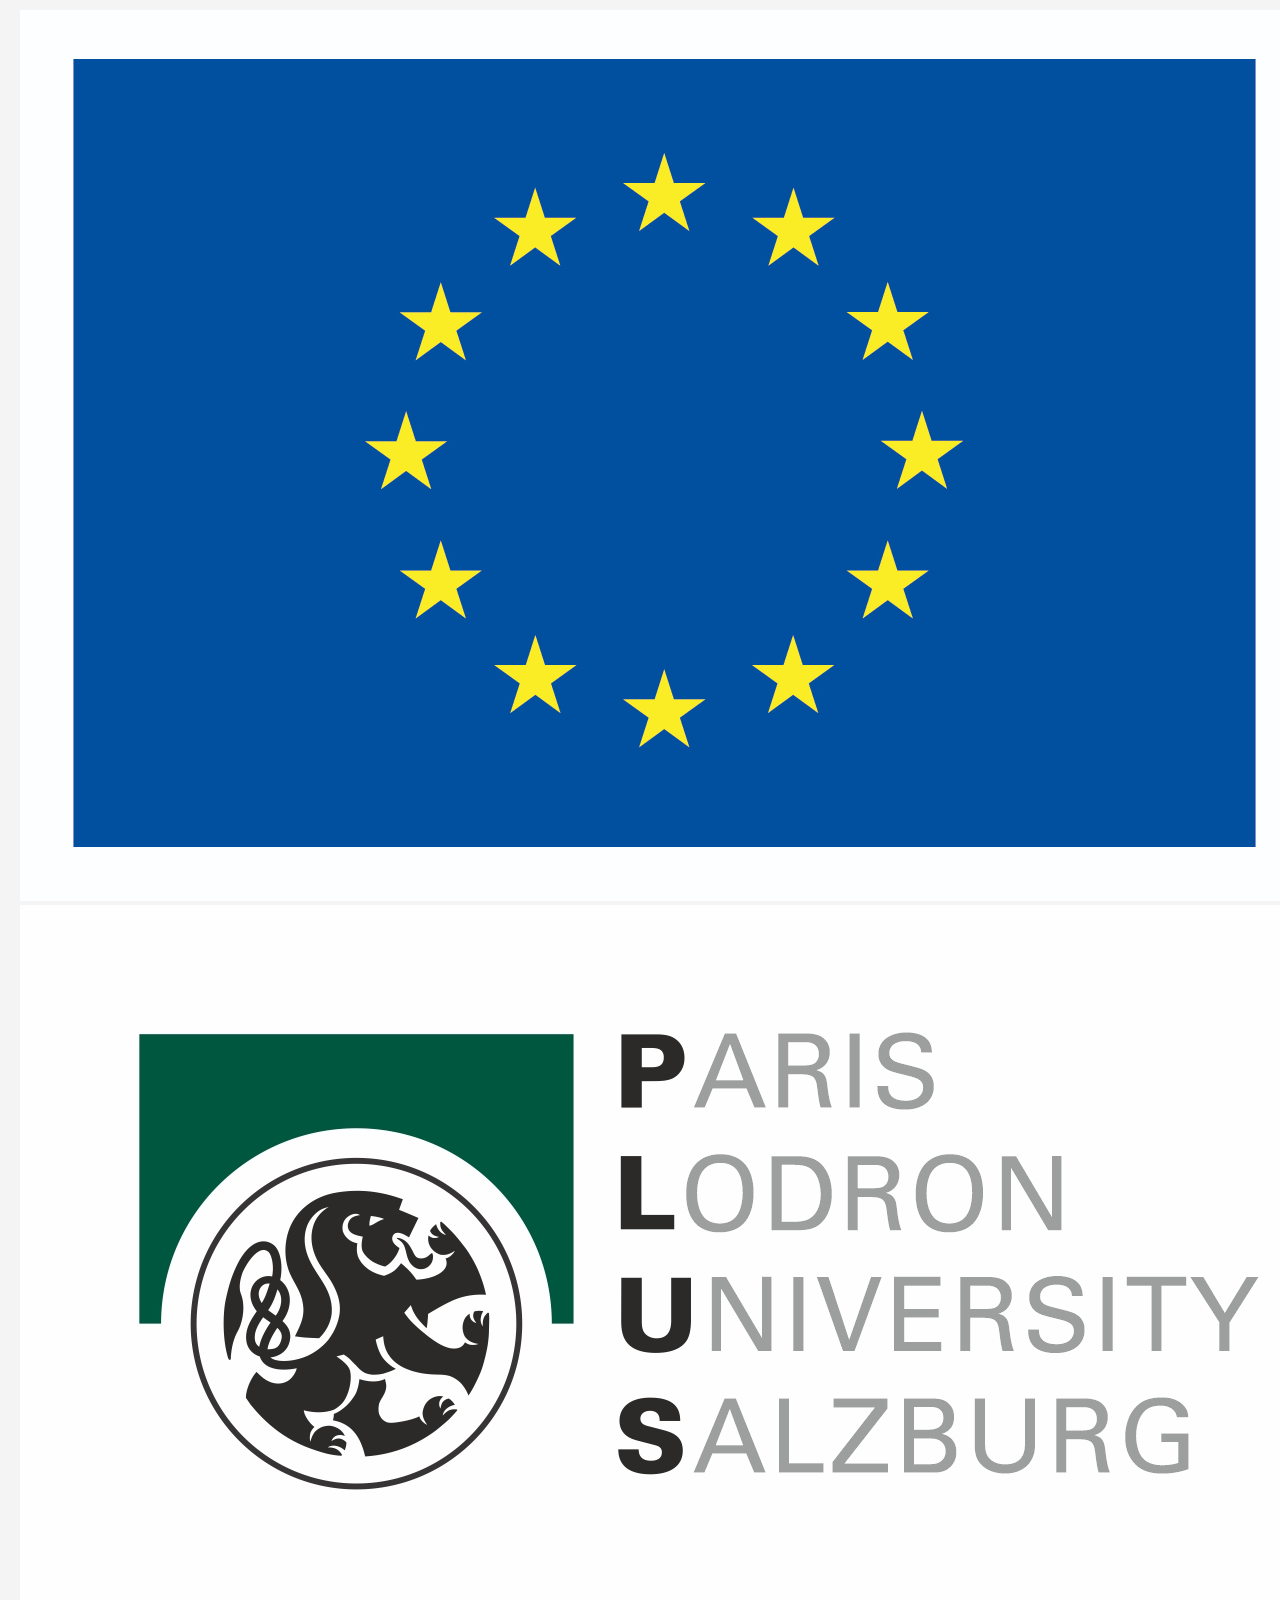
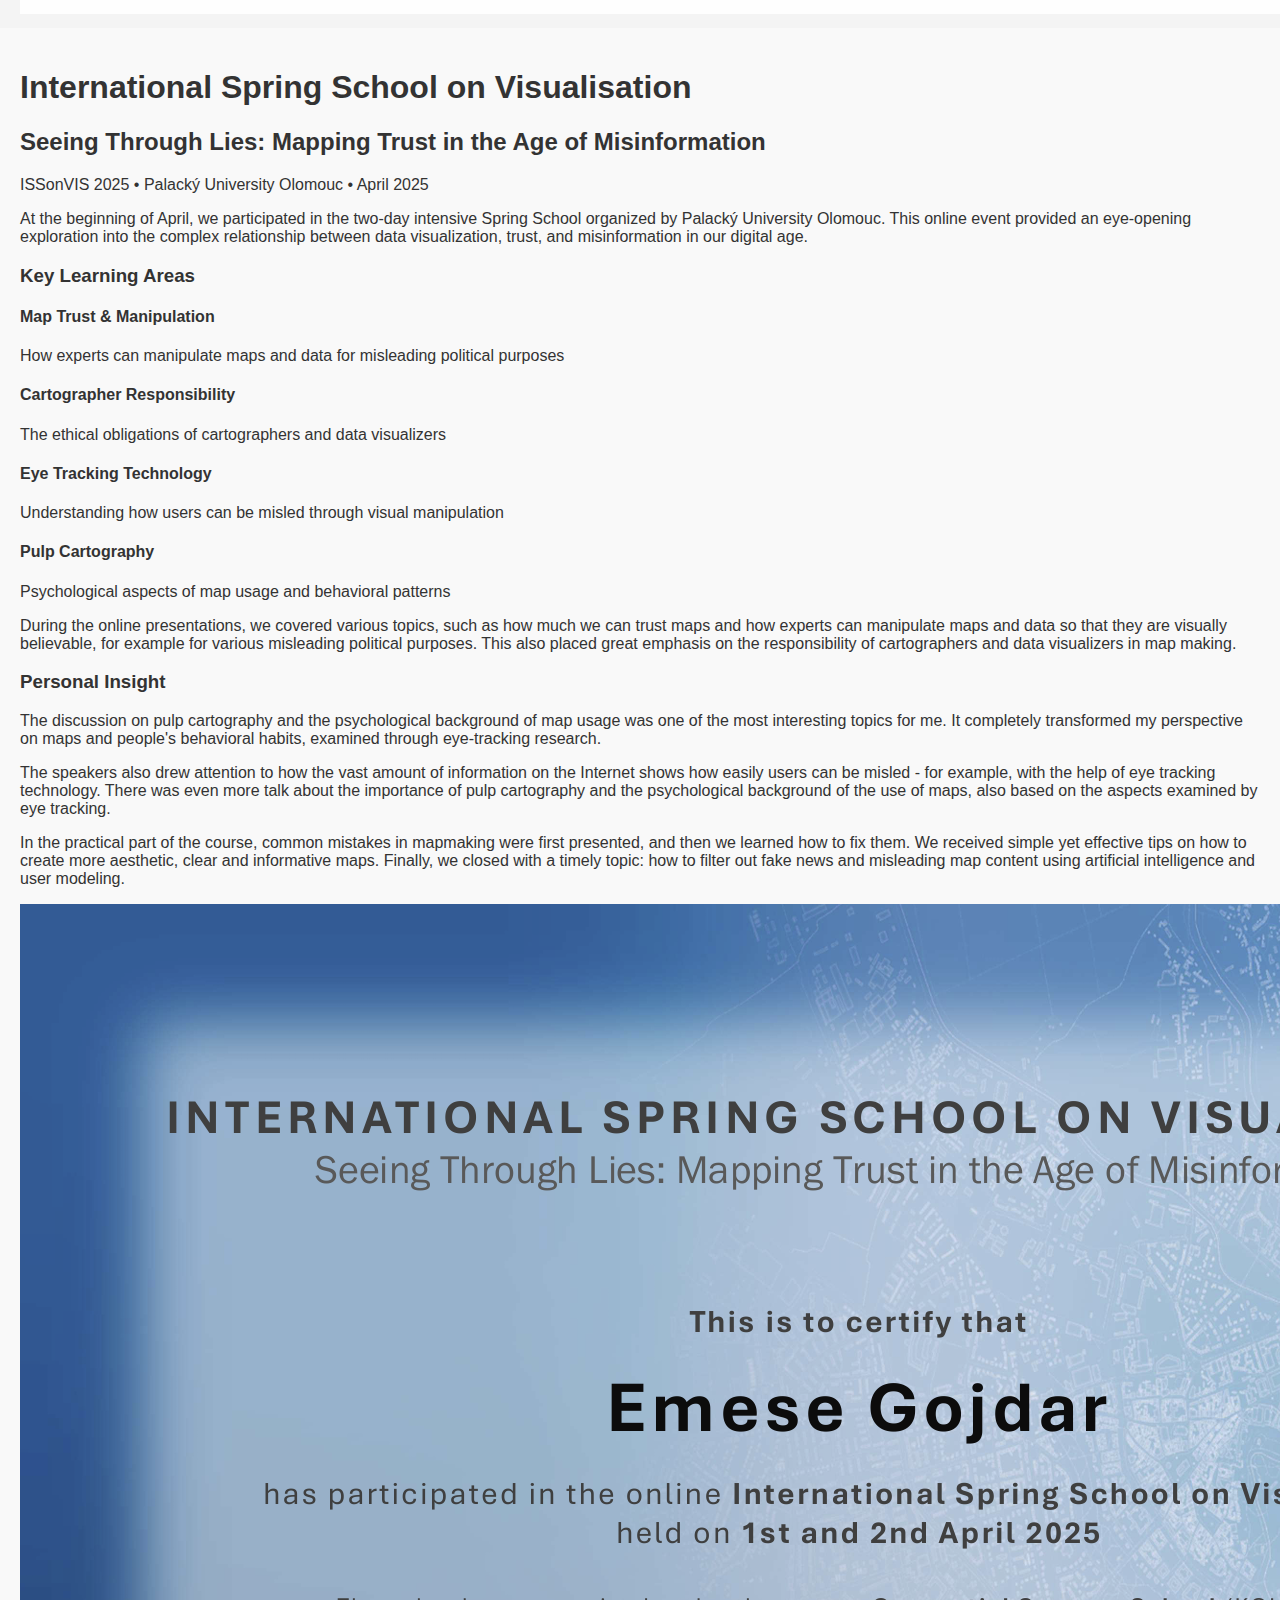
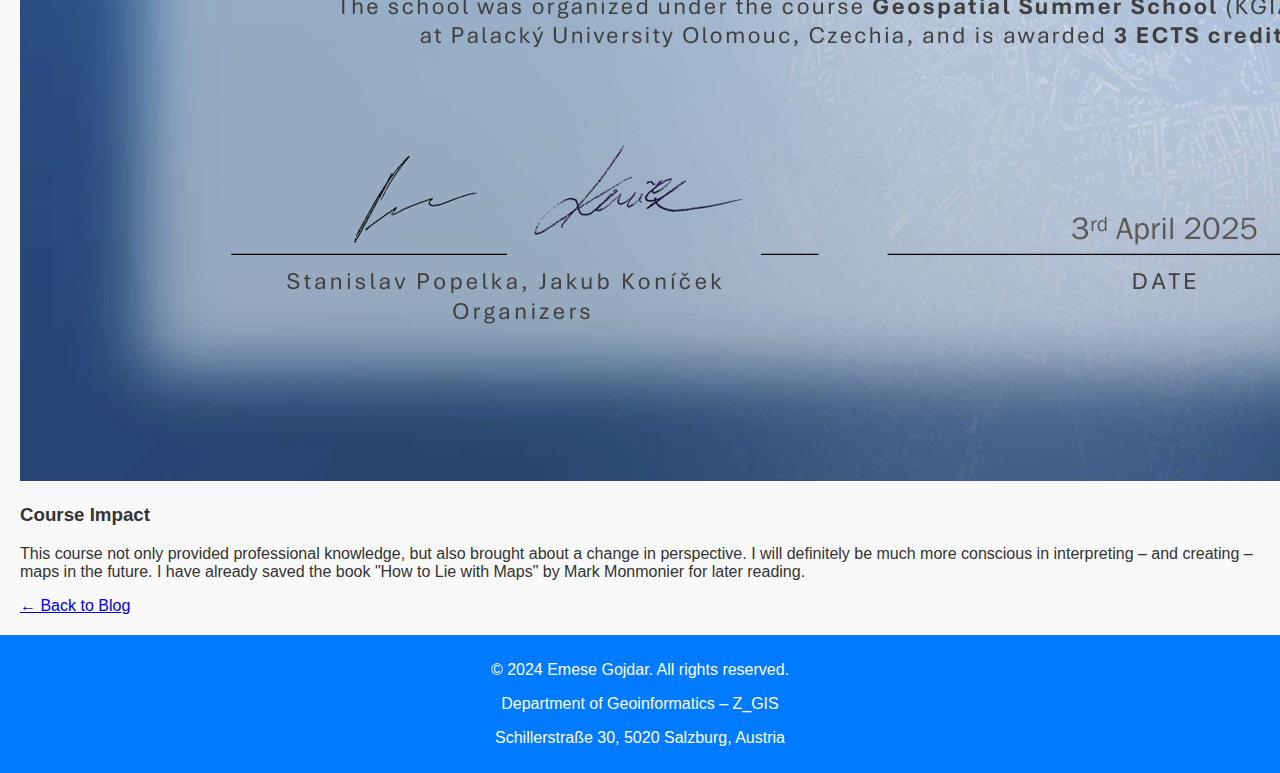
<file: blog-post3.html>
<!DOCTYPE html>
<html lang="en">
<head>
    <meta charset="UTF-8">
    <meta name="viewport" content="width=device-width, initial-scale=1.0">
    <title>International Spring School on Visualisation - ISSonVIS 2025 - Emese Gojdar</title>
    <link rel="icon" href="assets/compass_AI.png" type="image/png">
    <link rel="stylesheet" href="style.css">
</head>
<body>
    <!-- Navigation Header -->
    <header class="main-header">
        <nav class="navbar">
            <div class="nav-brand">
                <div class="logo-group">
                    <img src="assets/eplus.jpg" alt="E+ Logo" class="nav-logo">
                    <img src="assets/plus.jpg" alt="Plus Logo" class="nav-logo">
                    <img src="assets/upol.png" alt="UPOL Logo" class="nav-logo">
                </div>
            </div>
            <ul class="nav-menu">
                <li><a href="index.html#home" class="nav-link">Home</a></li>
                <li><a href="gallery.html" class="nav-link">Gallery</a></li>
                <li><a href="blog.html" class="nav-link">Blog</a></li>
                <li><a href="index.html#contact" class="nav-link">Contact</a></li>
            </ul>
            <div class="hamburger">
                <span class="hamburger-line"></span>
                <span class="hamburger-line"></span>
                <span class="hamburger-line"></span>
            </div>
        </nav>
    </header>

    <main class="main-content">
        <!-- Blog Header -->
        <div class="blog-header">
            <h1 class="blog-title">International Spring School on Visualisation</h1>
            <h2 class="blog-subtitle">Seeing Through Lies: Mapping Trust in the Age of Misinformation</h2>
            <p class="blog-meta">ISSonVIS 2025 • Palacký University Olomouc • April 2025</p>
        </div>

        <!-- Blog Content -->
        <article class="blog-content">
            <p class="blog-text">
                At the beginning of April, we participated in the two-day intensive Spring School organized by Palacký University Olomouc. This online event provided an eye-opening exploration into the complex relationship between data visualization, trust, and misinformation in our digital age.
            </p>

            <div class="key-topics">
                <h3>Key Learning Areas</h3>
                <div class="topics-grid">
                    <div class="topic-item">
                        <h4>Map Trust & Manipulation</h4>
                        <p>How experts can manipulate maps and data for misleading political purposes</p>
                    </div>
                    <div class="topic-item">
                        <h4>Cartographer Responsibility</h4>
                        <p>The ethical obligations of cartographers and data visualizers</p>
                    </div>
                    <div class="topic-item">
                        <h4>Eye Tracking Technology</h4>
                        <p>Understanding how users can be misled through visual manipulation</p>
                    </div>
                    <div class="topic-item">
                        <h4>Pulp Cartography</h4>
                        <p>Psychological aspects of map usage and behavioral patterns</p>
                    </div>
                </div>
            </div>

            <p class="blog-text">
                During the online presentations, we covered various topics, such as how much we can trust maps and how experts can manipulate maps and data so that they are visually believable, for example for various misleading political purposes. This also placed great emphasis on the responsibility of cartographers and data visualizers in map making.
            </p>

            <div class="highlight-box">
                <h3>Personal Insight</h3>
                <p>The discussion on pulp cartography and the psychological background of map usage was one of the most interesting topics for me. It completely transformed my perspective on maps and people's behavioral habits, examined through eye-tracking research.</p>
            </div>

            <p class="blog-text">
                The speakers also drew attention to how the vast amount of information on the Internet shows how easily users can be misled - for example, with the help of eye tracking technology. There was even more talk about the importance of pulp cartography and the psychological background of the use of maps, also based on the aspects examined by eye tracking.
            </p>

            <p class="blog-text">
                In the practical part of the course, common mistakes in mapmaking were first presented, and then we learned how to fix them. We received simple yet effective tips on how to create more aesthetic, clear and informative maps. Finally, we closed with a timely topic: how to filter out fake news and misleading map content using artificial intelligence and user modeling.
            </p>

            <div class="blog-images">
                <img src="assets/gallery/certificate_SS_EG.png" alt="International Spring School Certificate - Emese Gojdar">
            </div>

            <div class="highlight-box">
                <h3>Course Impact</h3>
                <p>This course not only provided professional knowledge, but also brought about a change in perspective. I will definitely be much more conscious in interpreting – and creating – maps in the future. I have already saved the book "How to Lie with Maps" by Mark Monmonier for later reading.</p>
            </div>

            <a href="blog.html" class="back-button">← Back to Blog</a>
        </article>
    </main>

    <!-- Footer -->
    <footer class="main-footer">
        <div class="container">
            <div class="footer-content">
                <div class="footer-info">
                    <p>&copy; 2024 Emese Gojdar. All rights reserved.</p>
                    <div class="footer-address">
                        <p>Department of Geoinformatics – Z_GIS</p>
                        <p>Schillerstraße 30, 5020 Salzburg, Austria</p>
                    </div>
                </div>
            </div>
        </div>
    </footer>
</body>
</html>
</file>
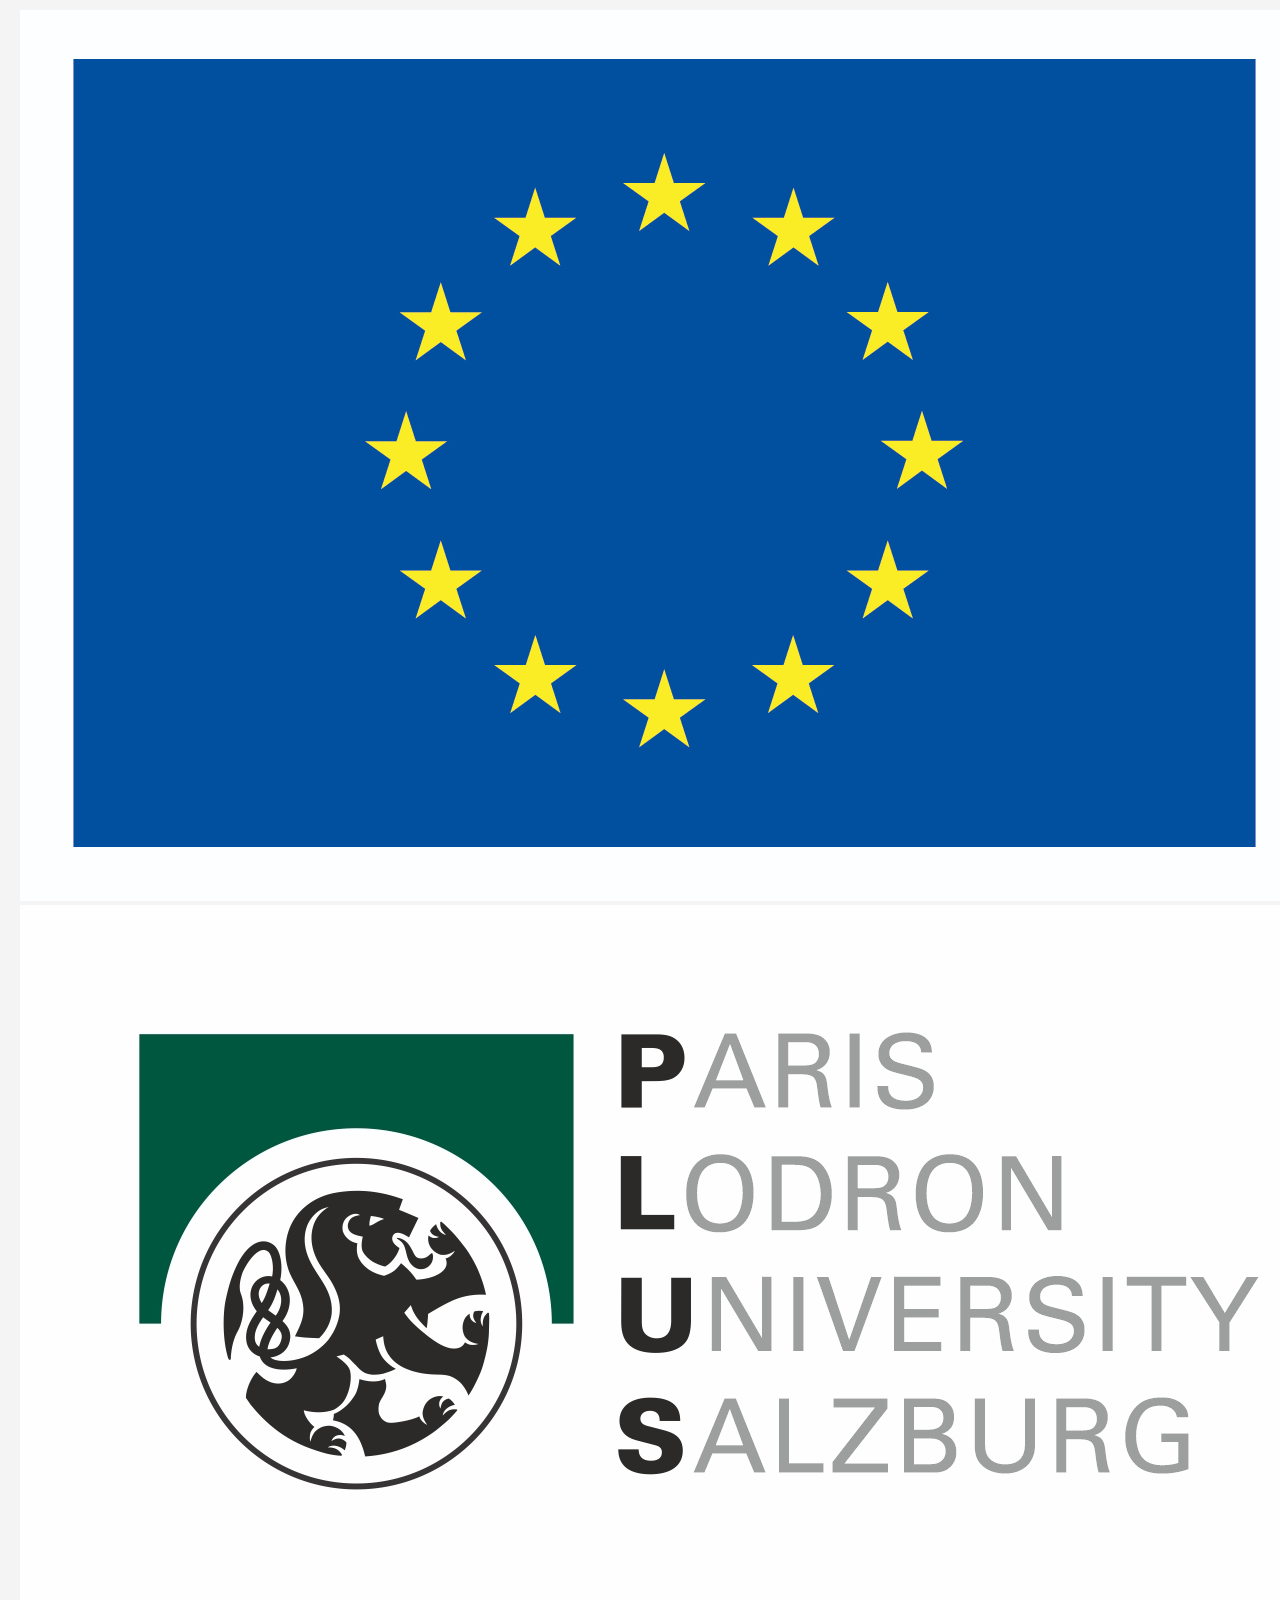
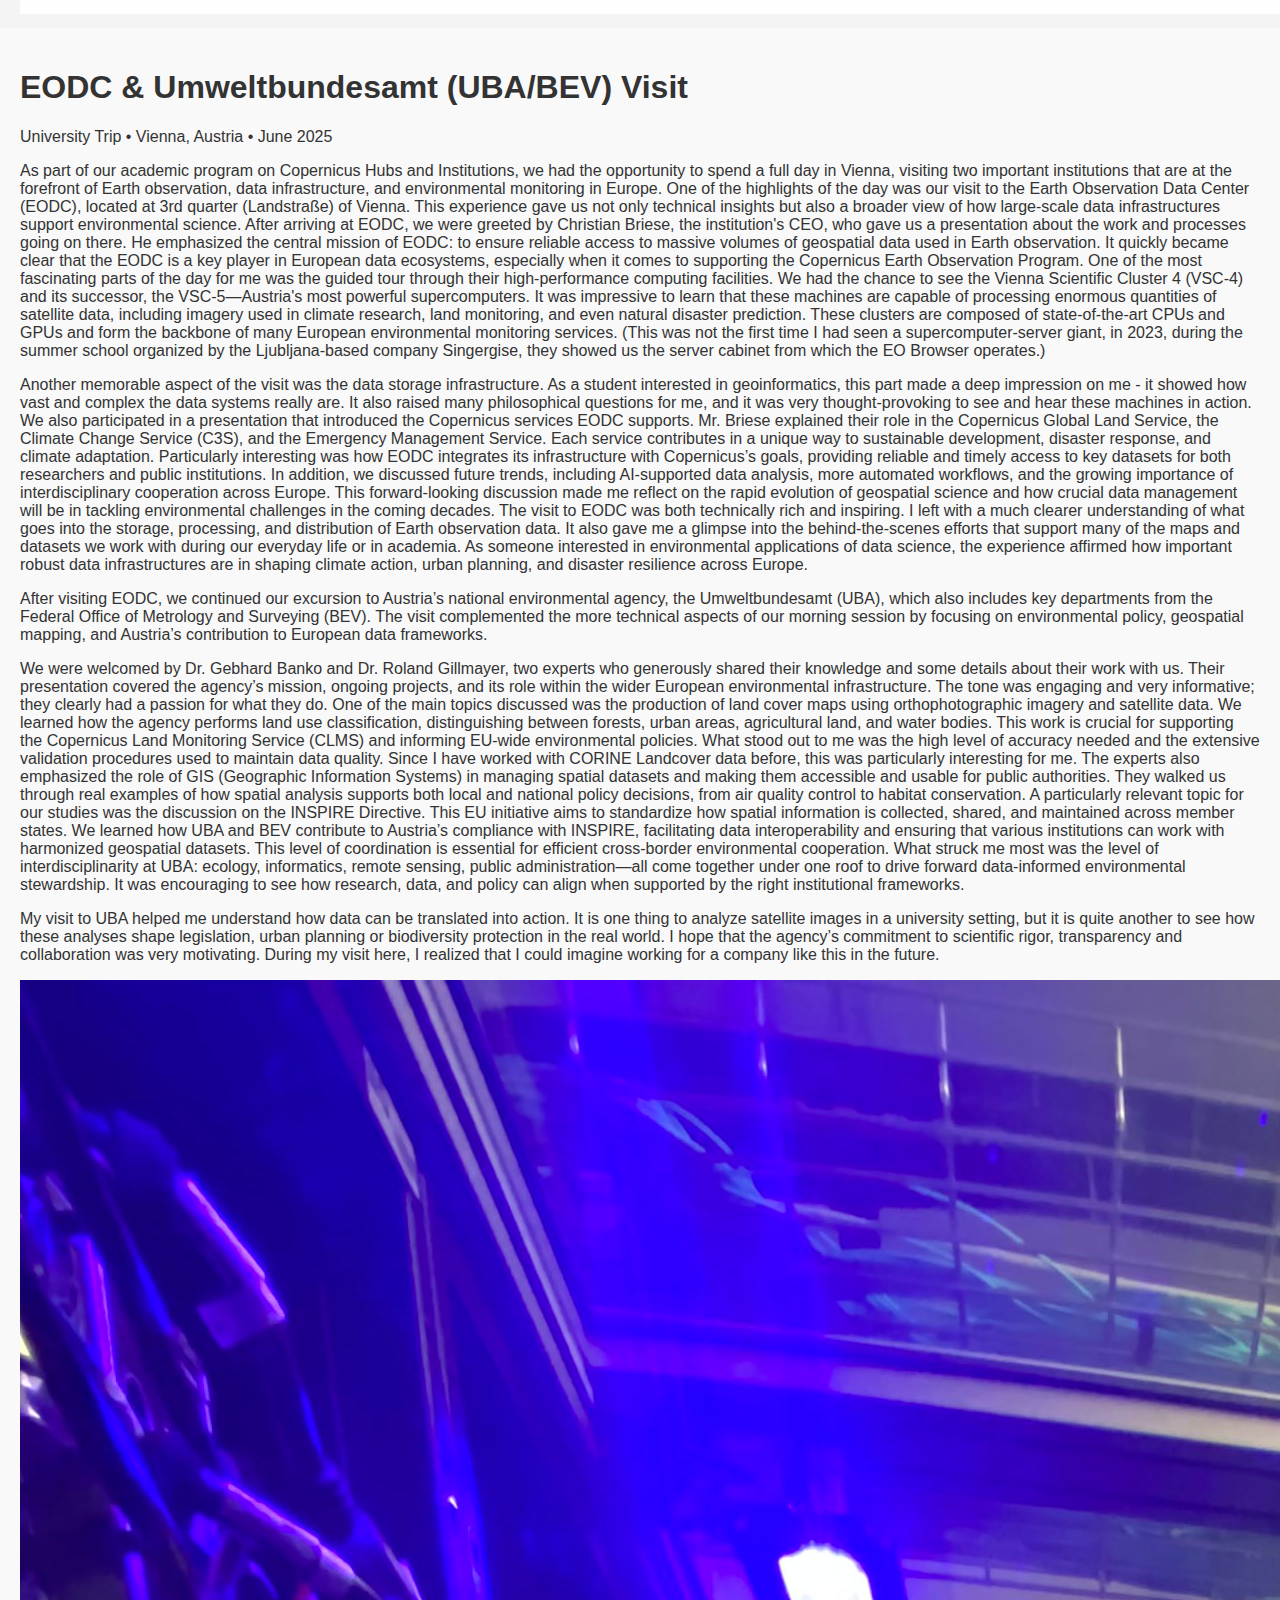
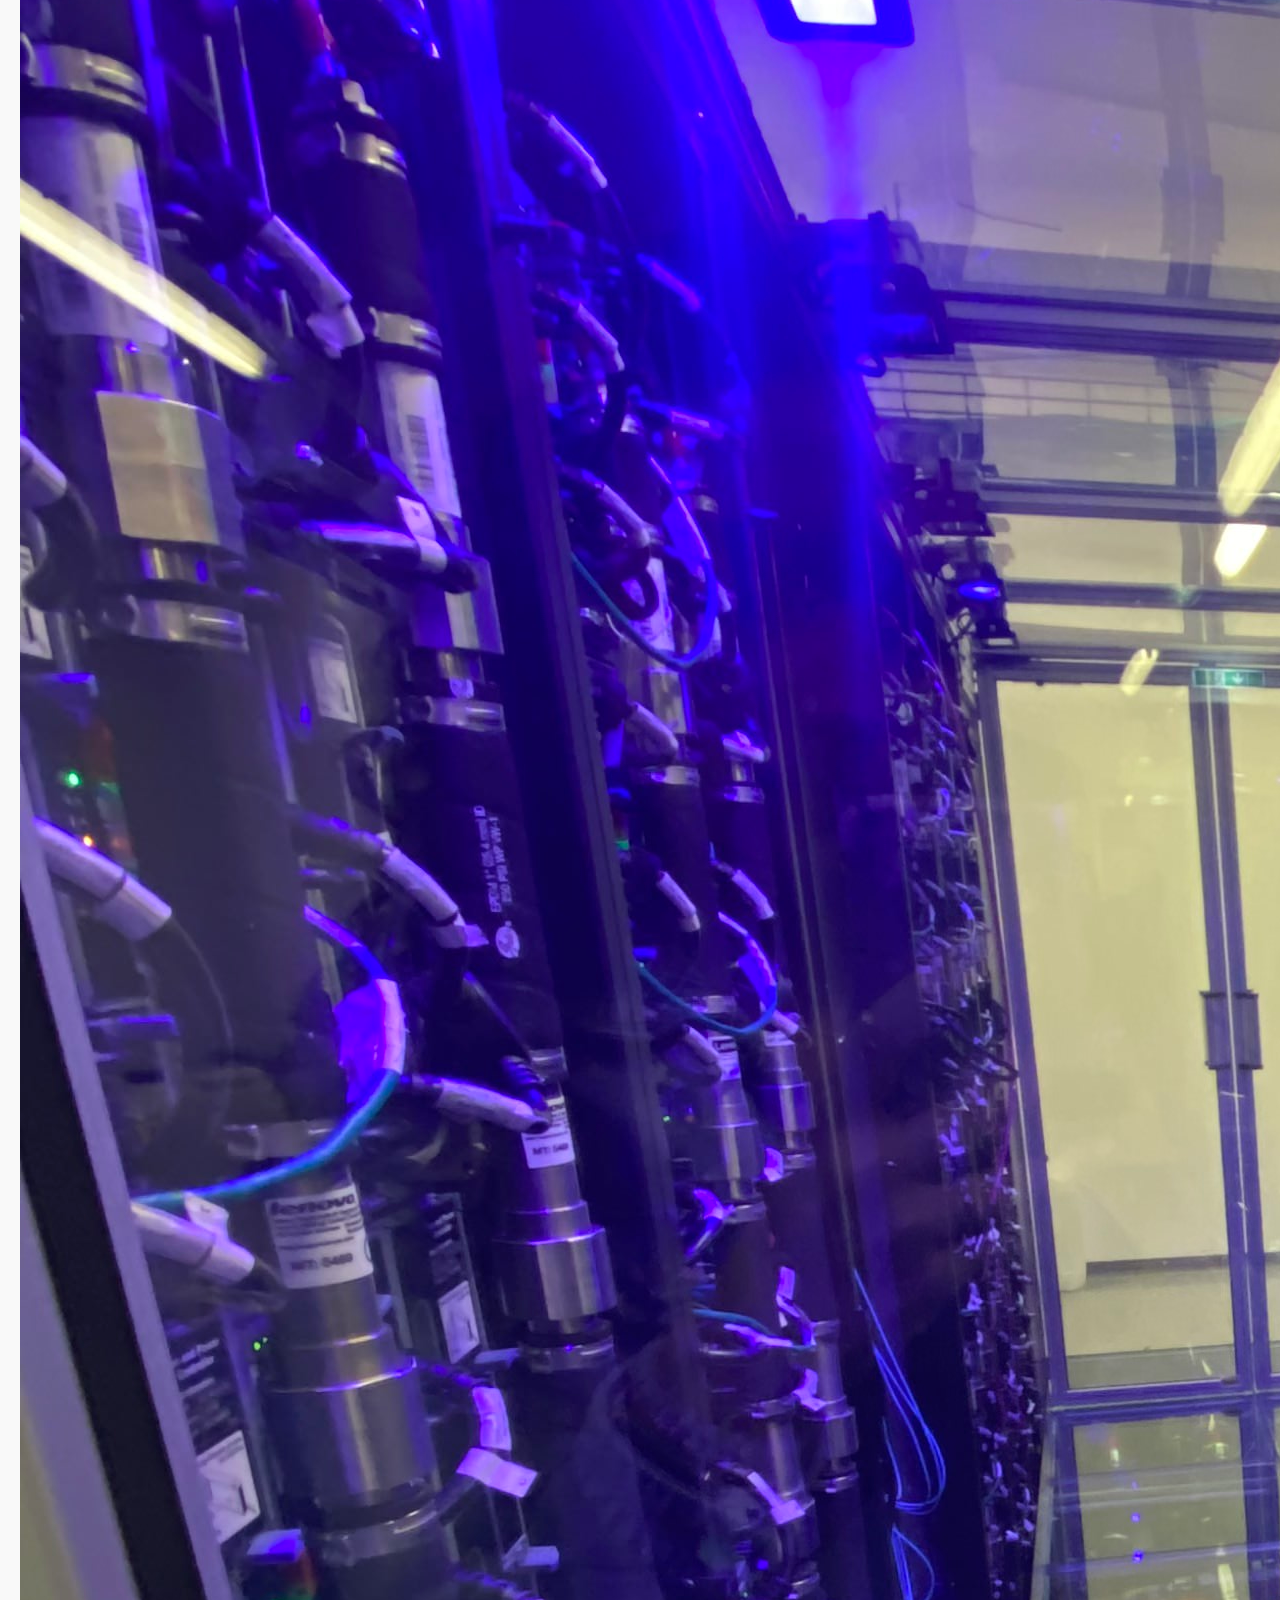
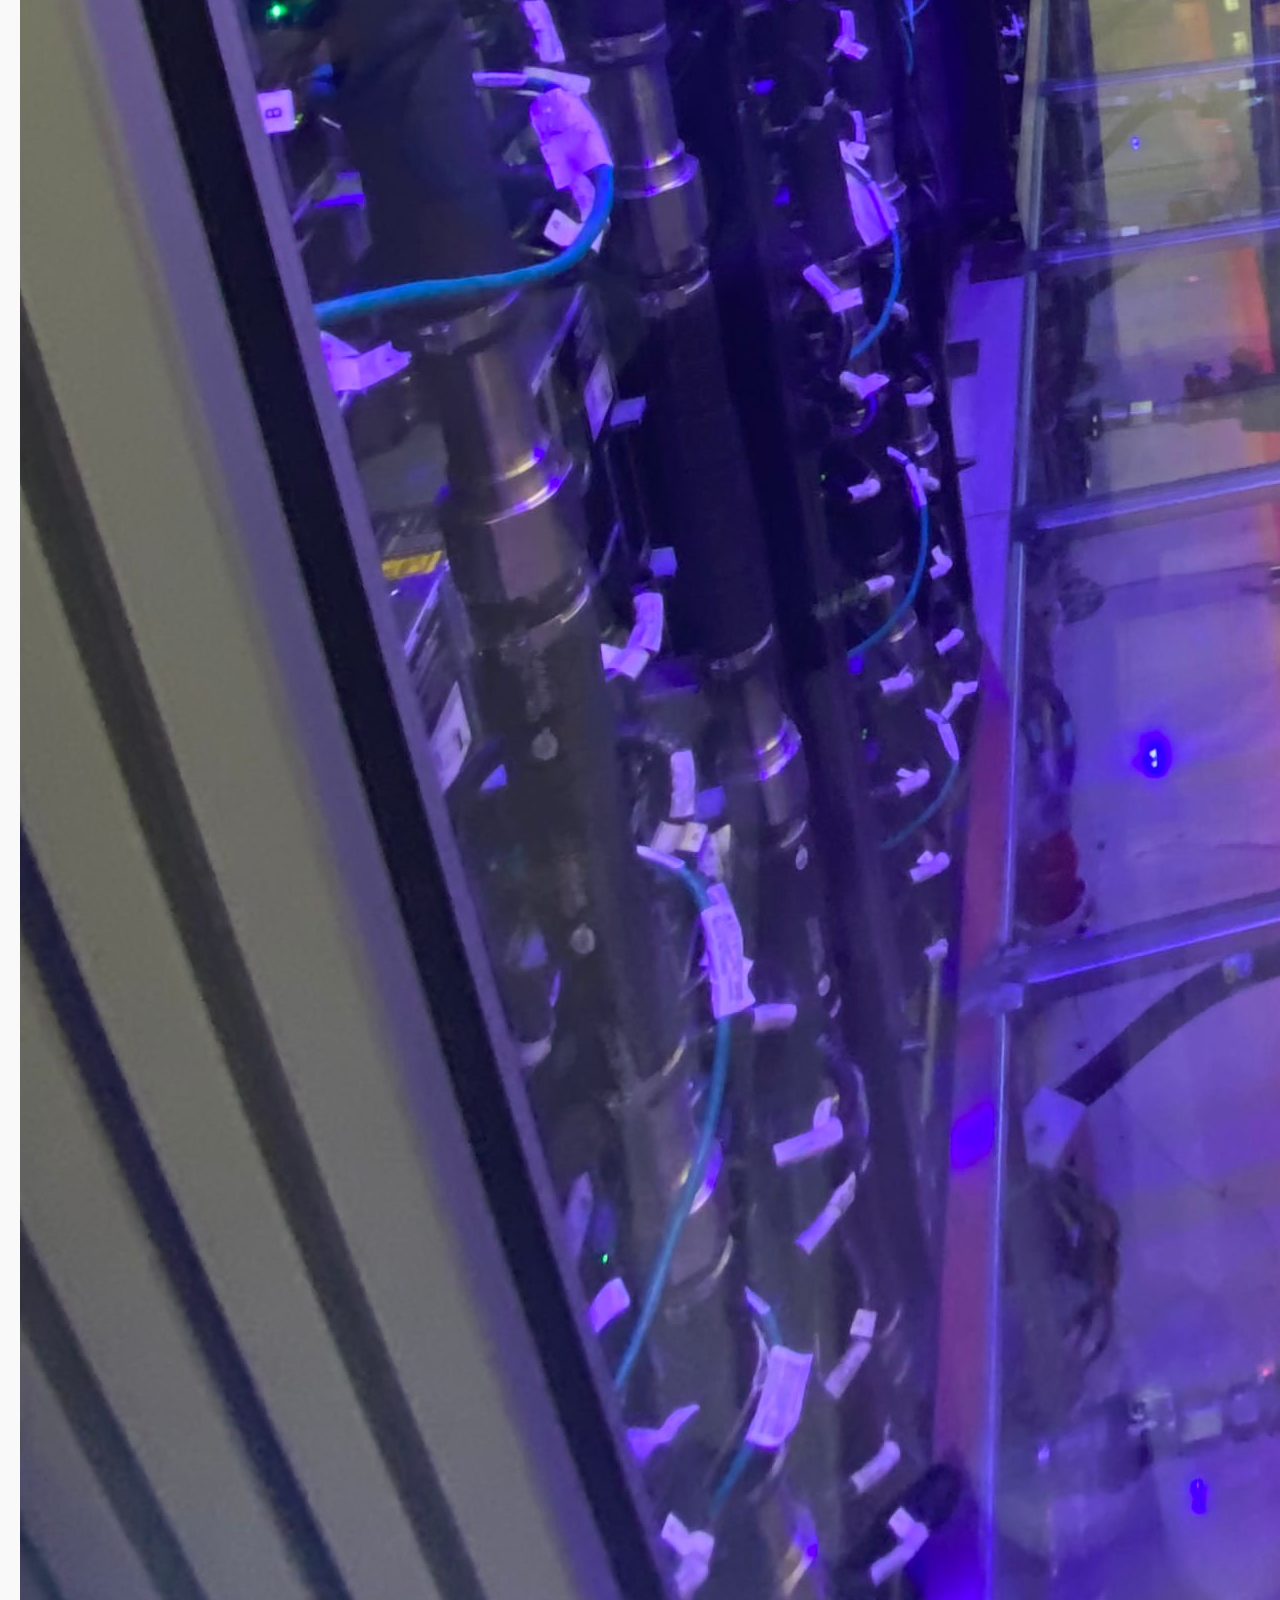
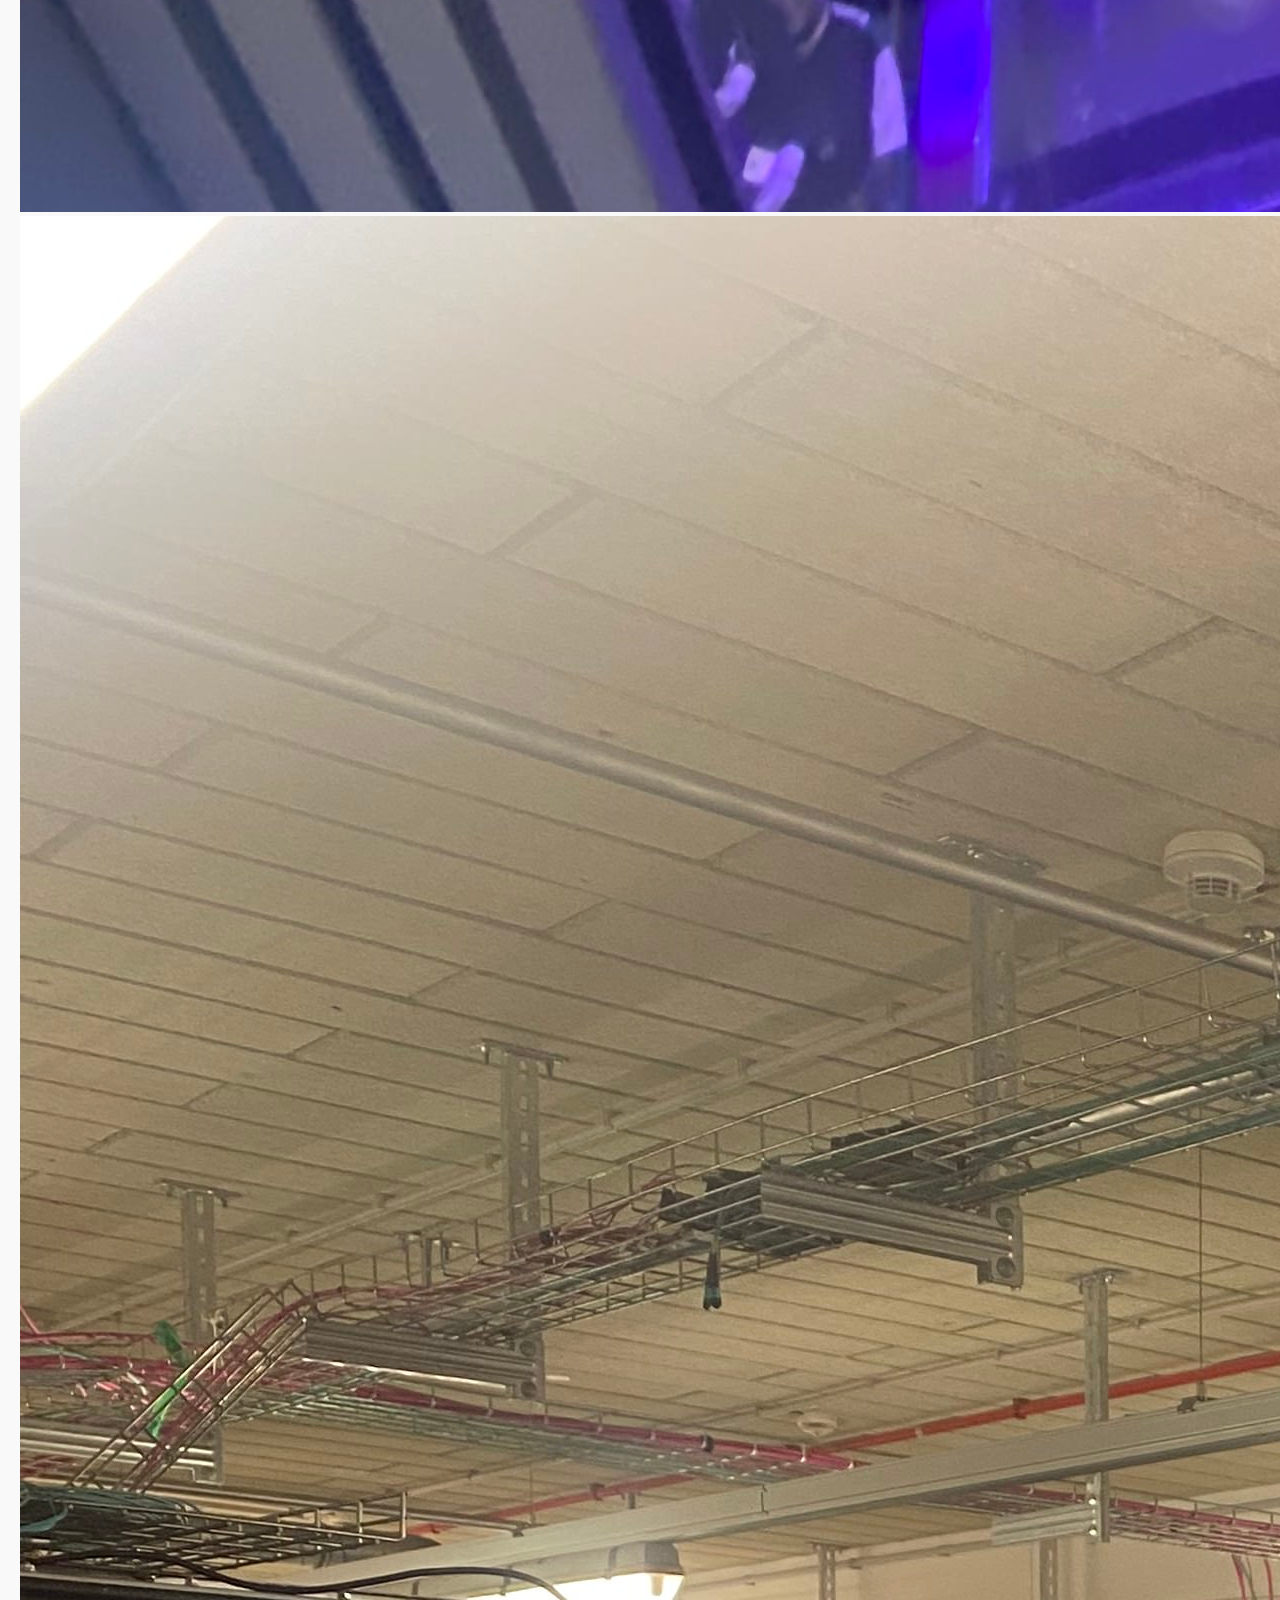
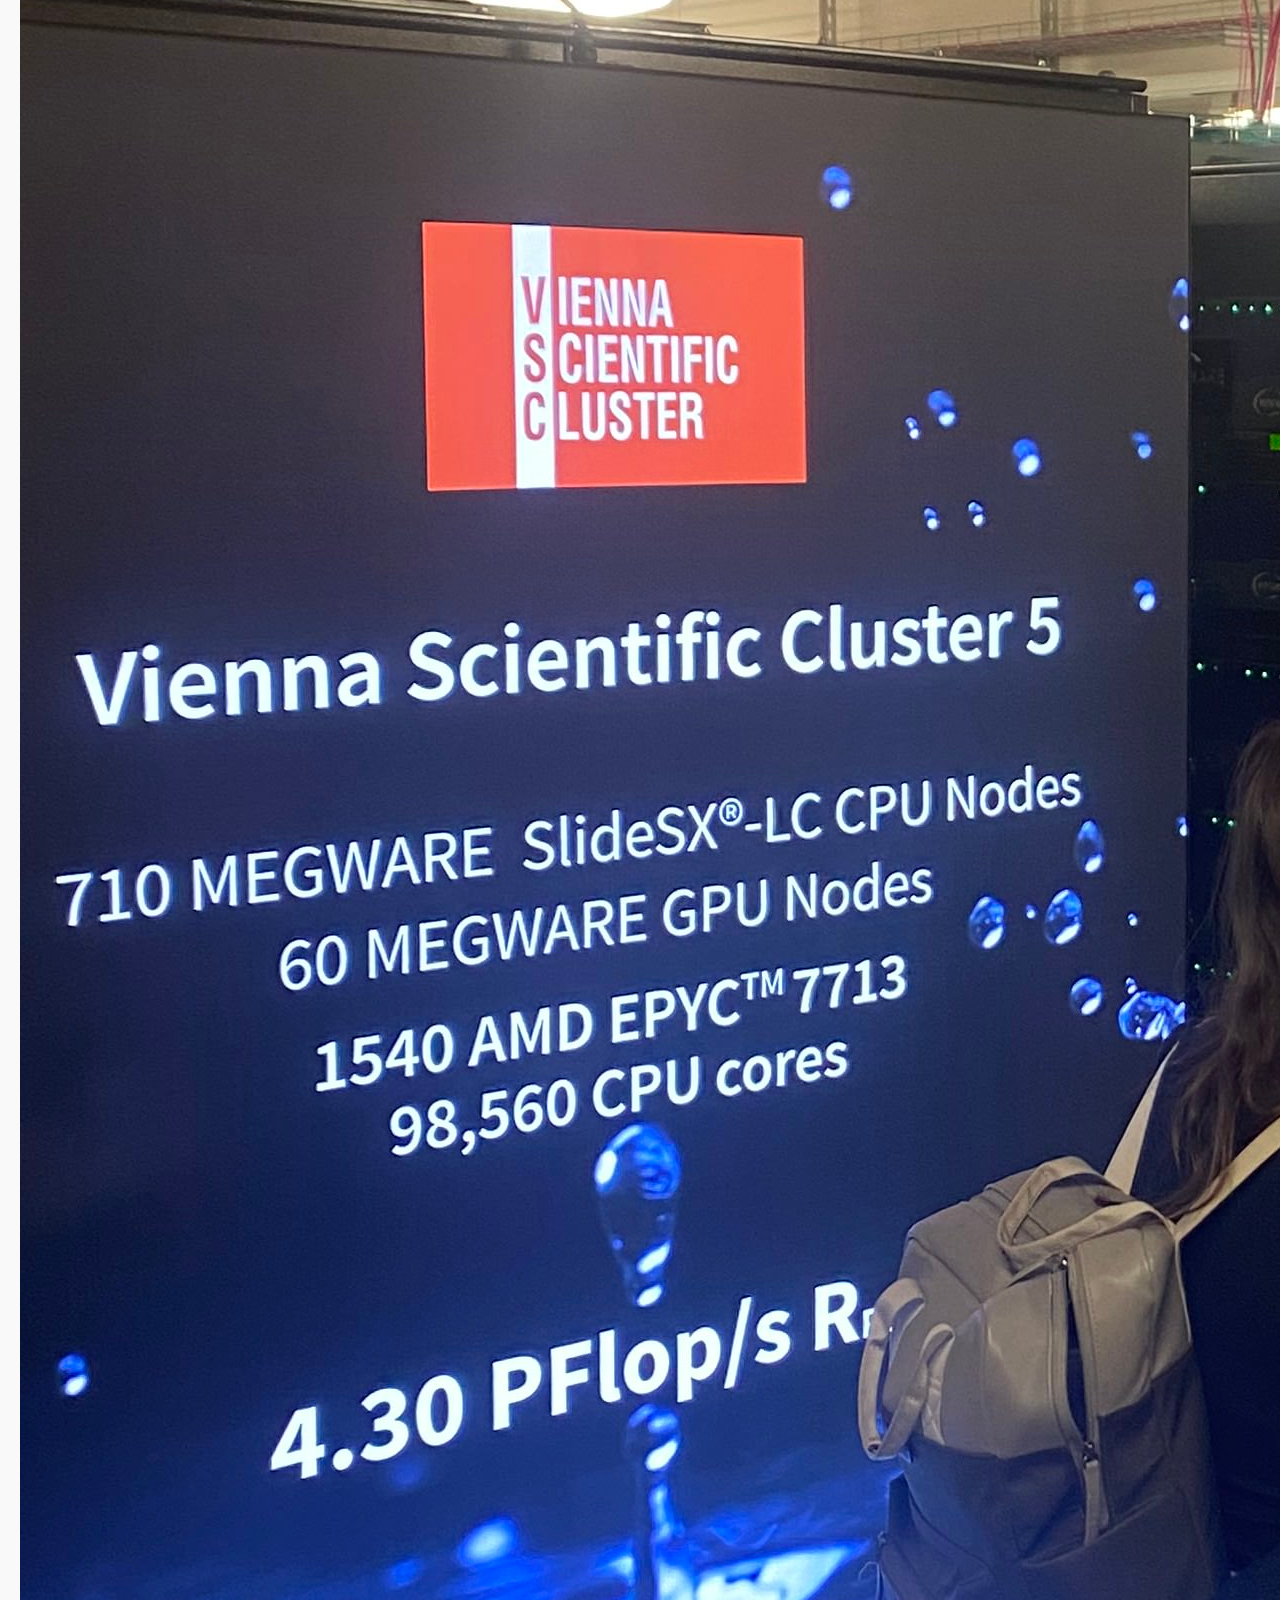
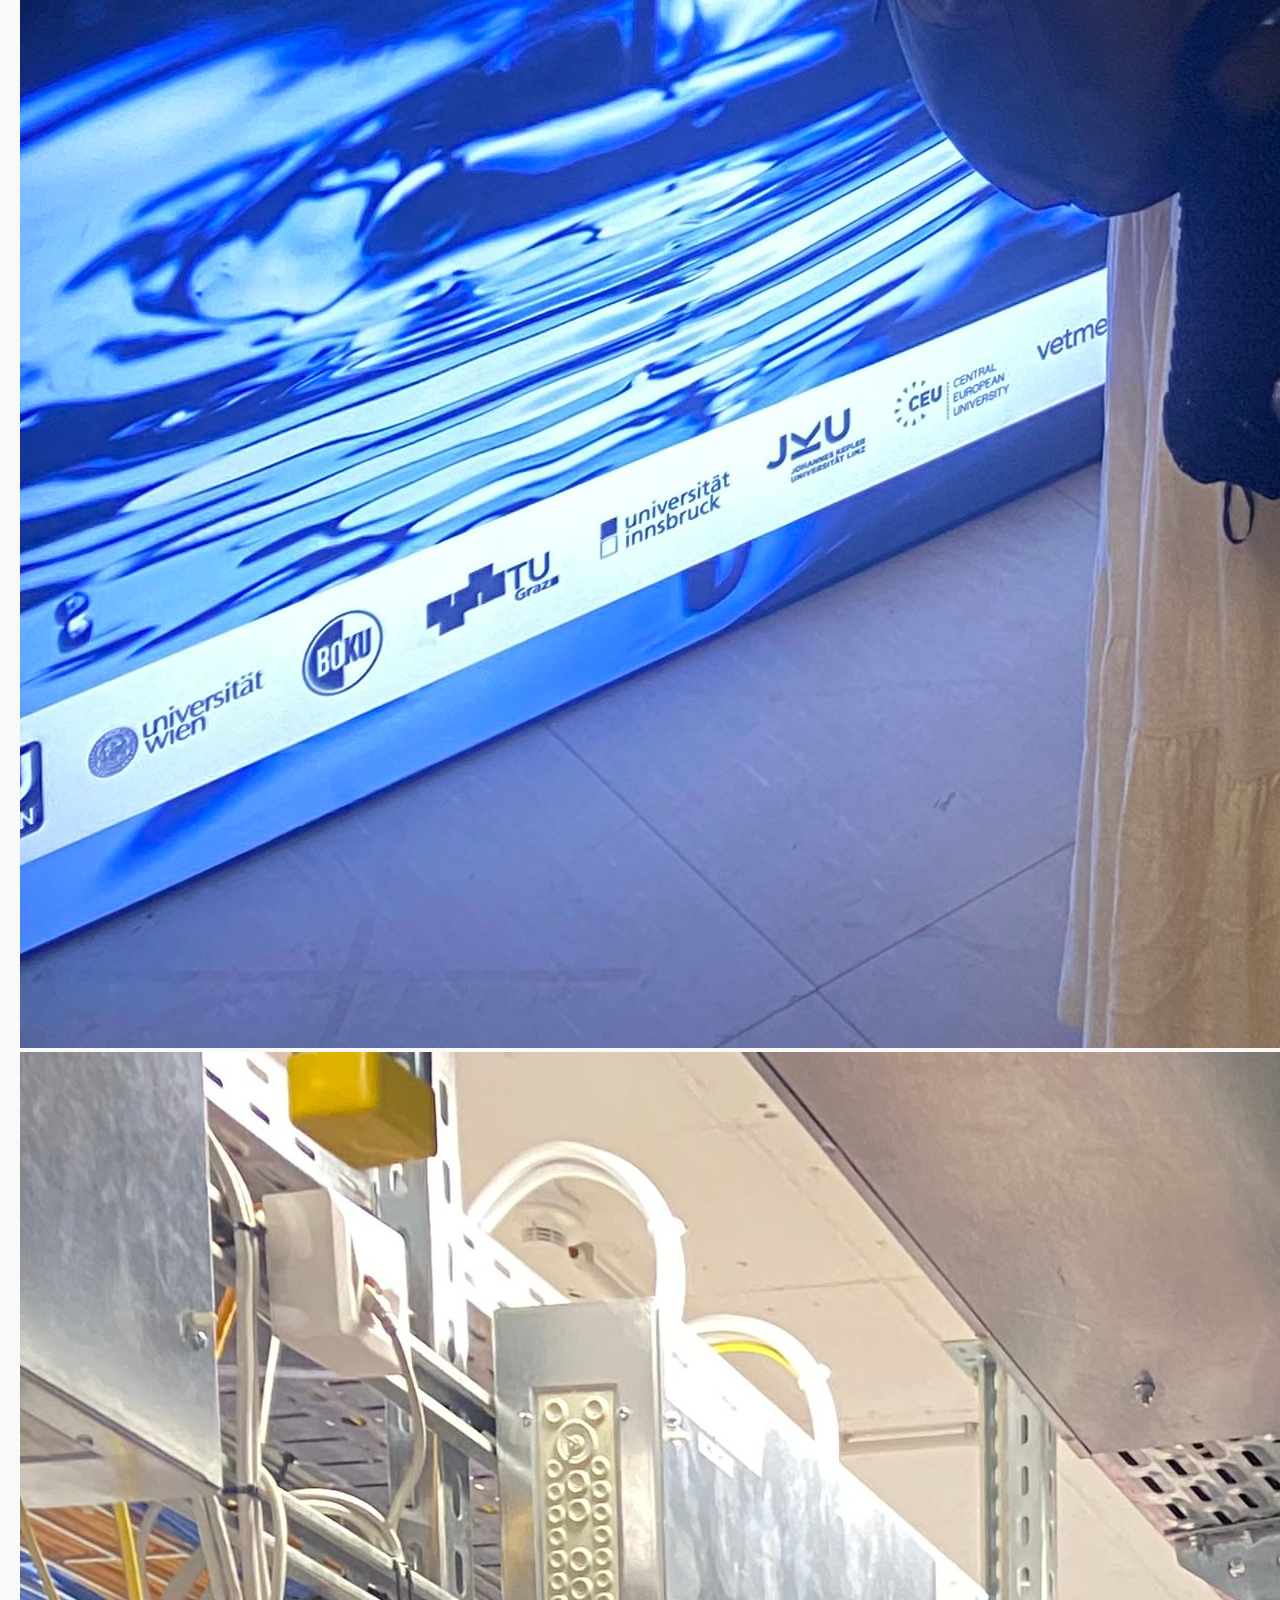
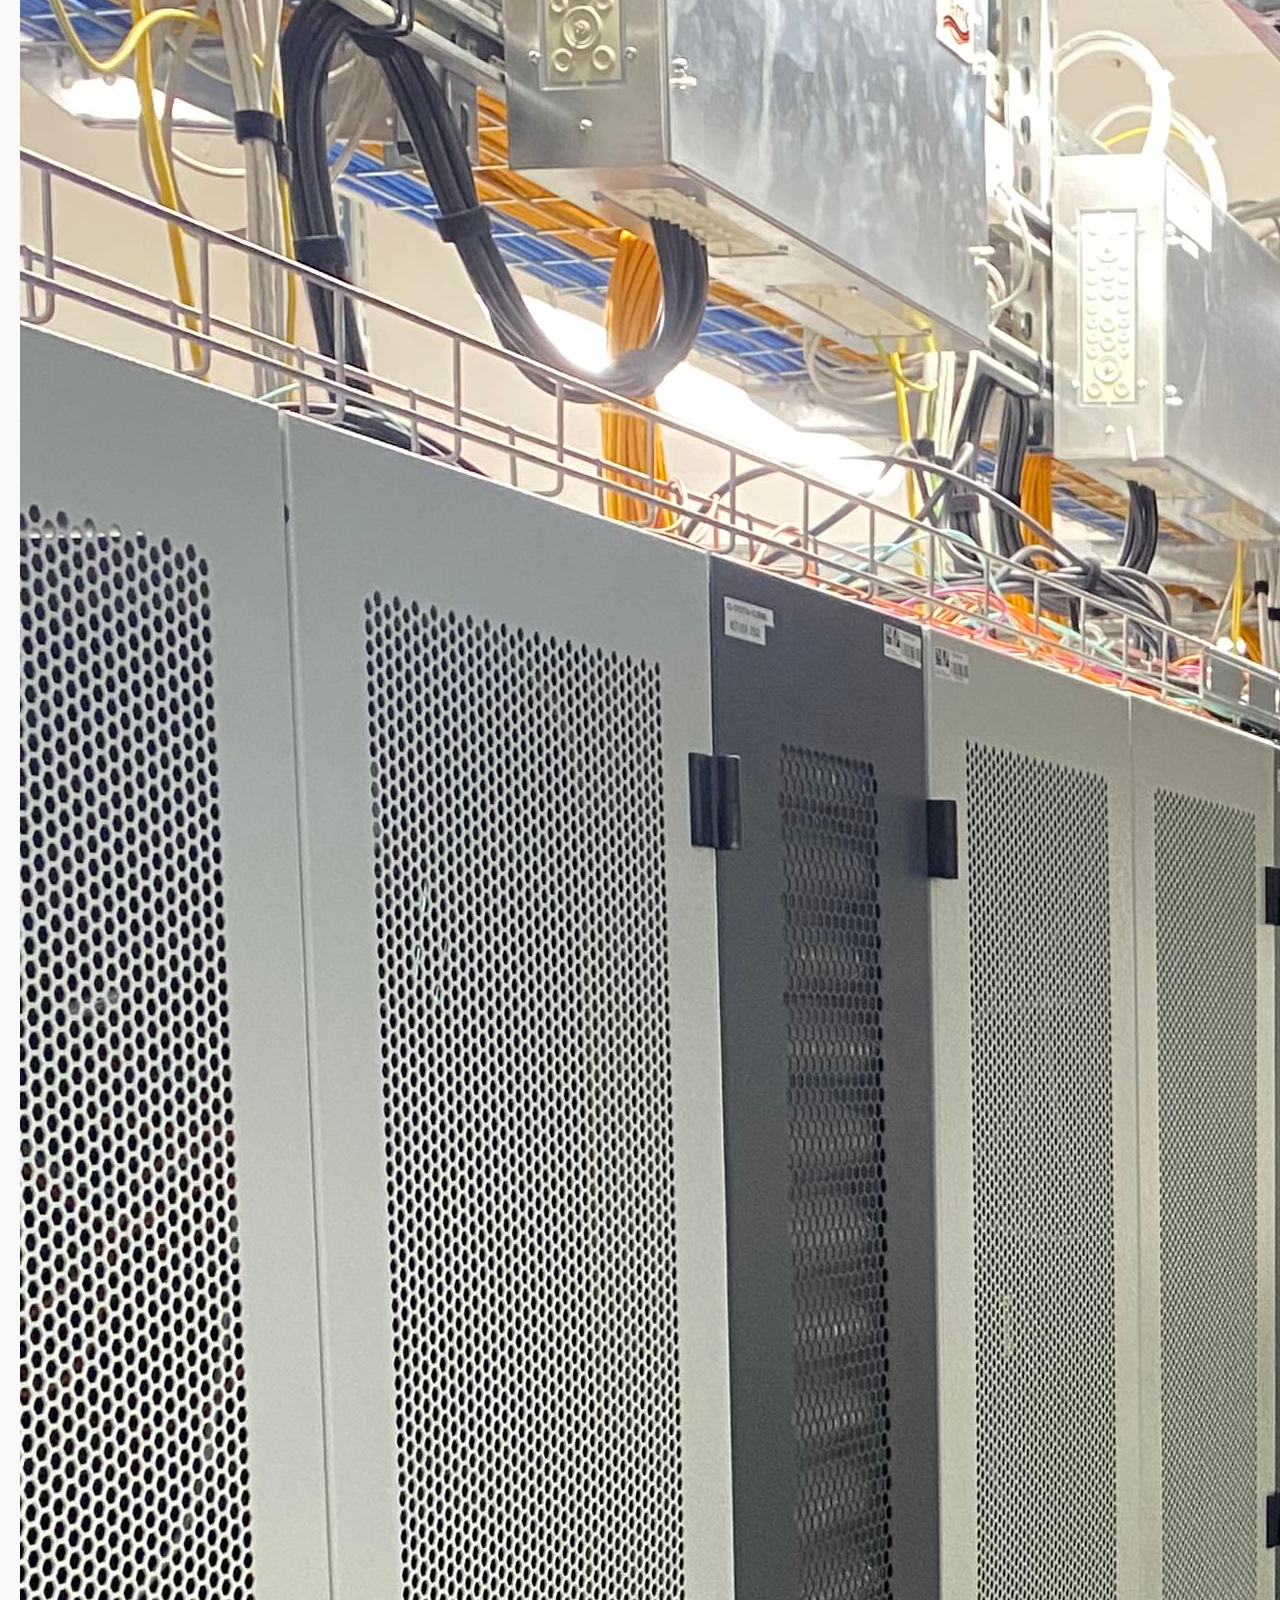
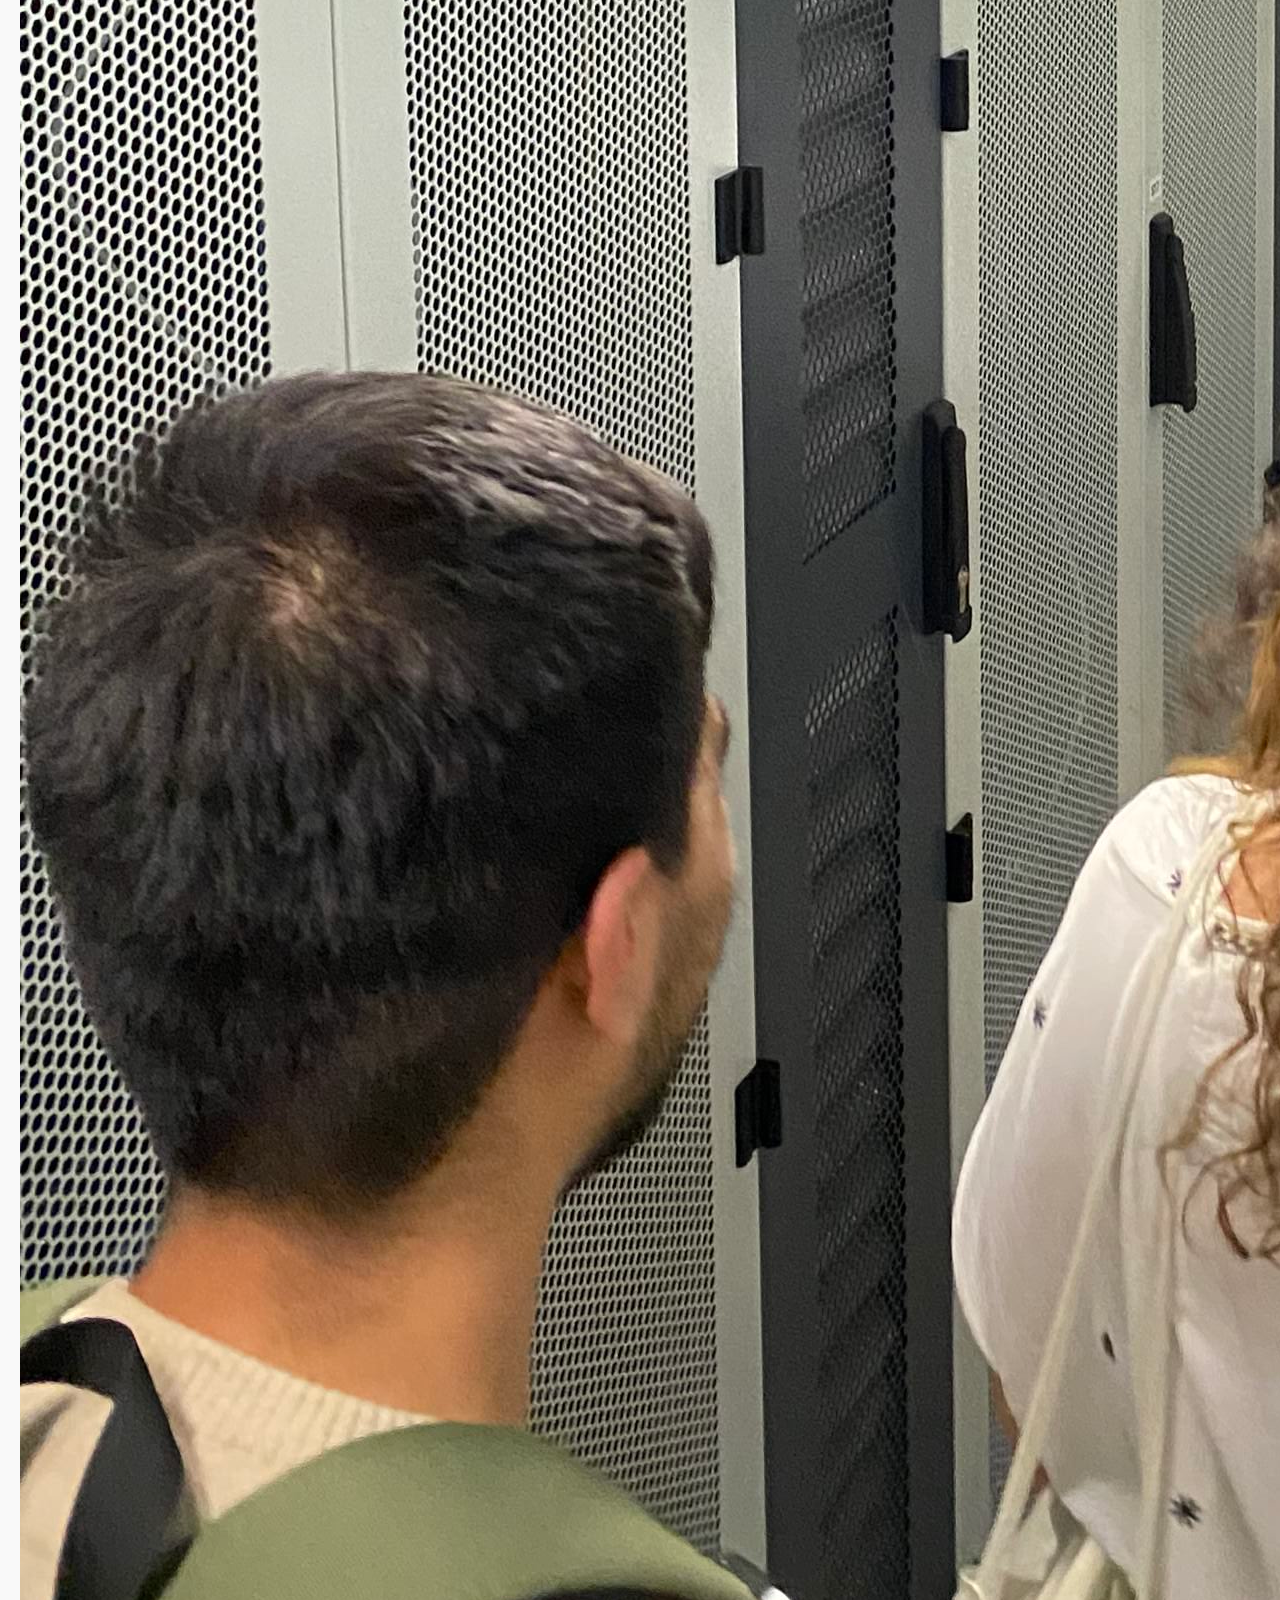
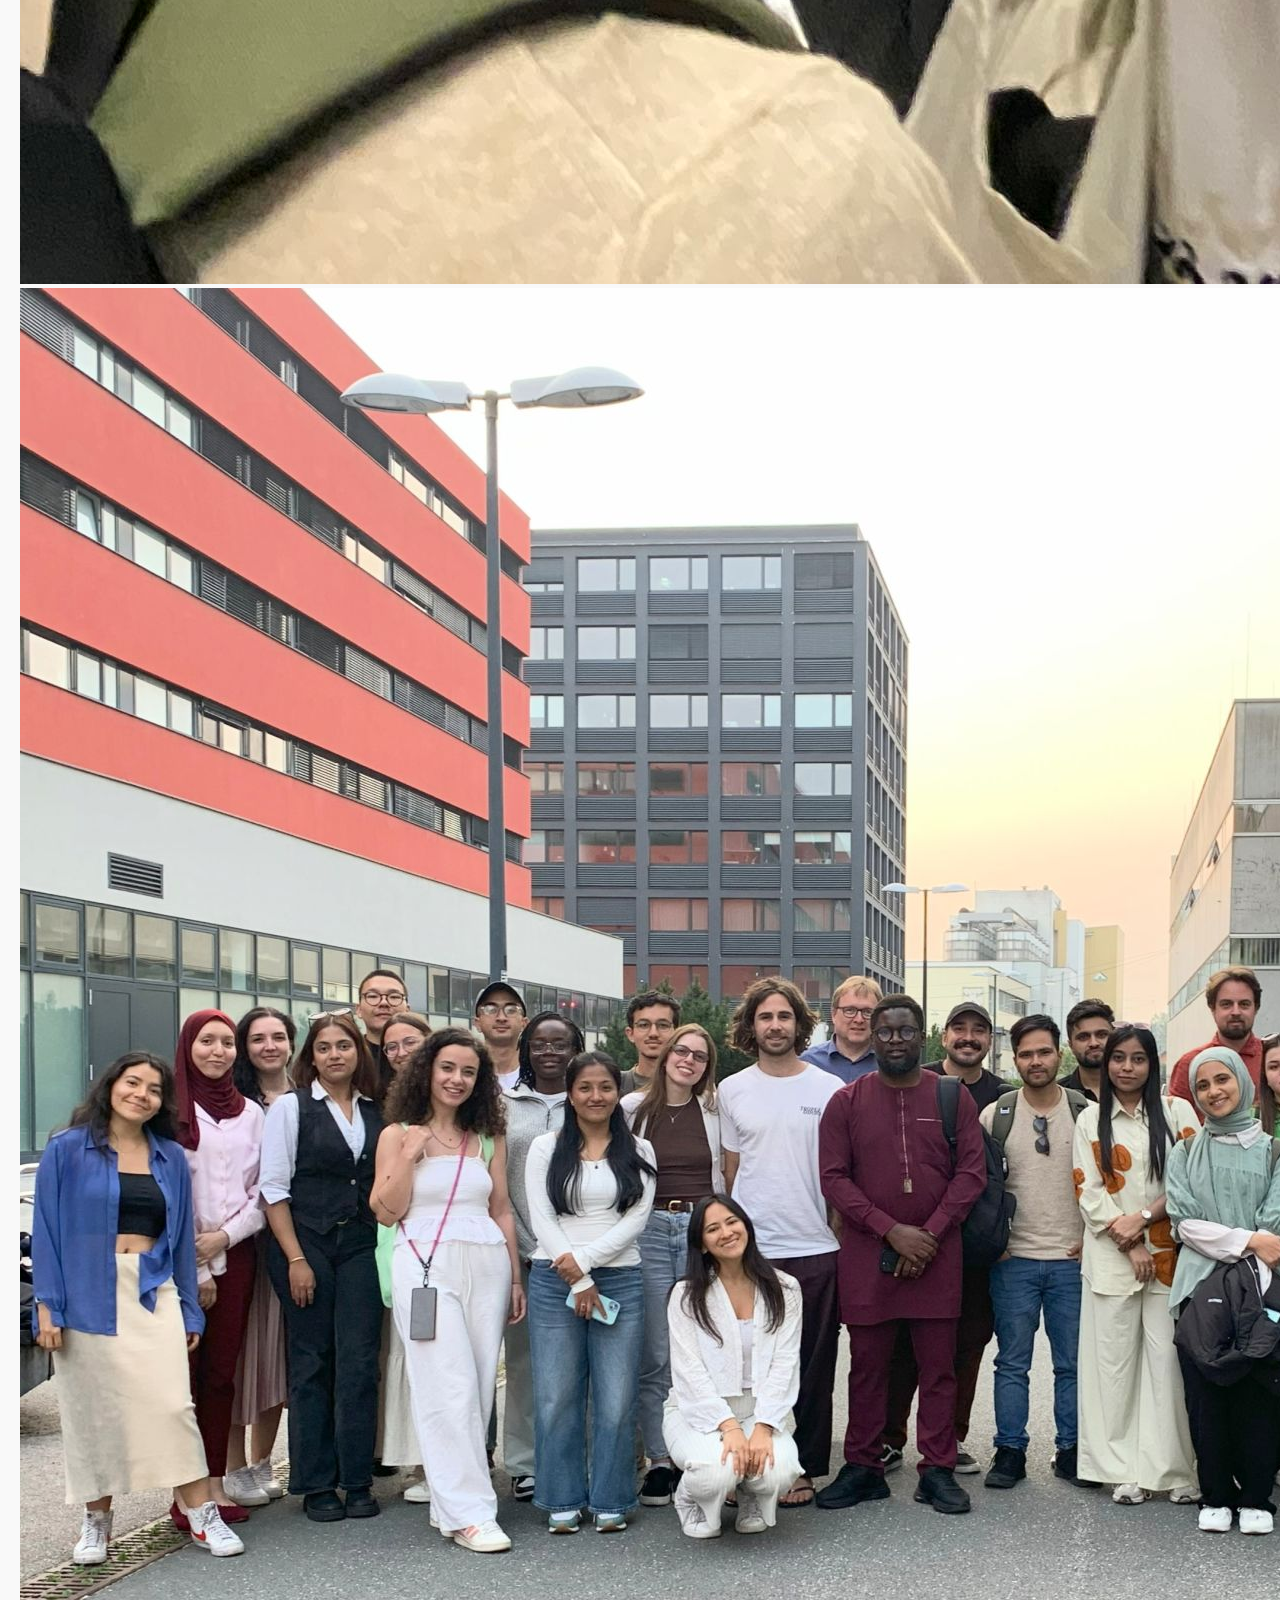
<file: blog-post4.html>
<!DOCTYPE html>
<html lang="en">
<head>
    <meta charset="UTF-8">
    <meta name="viewport" content="width=device-width, initial-scale=1.0">
    <title>EODC & Umweltbundesamt (UBA/BEV) Visit - Emese Gojdar</title>
    <link rel="icon" href="assets/compass_AI.png" type="image/png">
    <link rel="stylesheet" href="style.css">
</head>
<body>
    <!-- Navigation Header -->
    <header class="main-header">
        <nav class="navbar">
            <div class="nav-brand">
                <div class="logo-group">
                    <img src="assets/eplus.jpg" alt="E+ Logo" class="nav-logo">
                    <img src="assets/plus.jpg" alt="Plus Logo" class="nav-logo">
                    <img src="assets/upol.png" alt="UPOL Logo" class="nav-logo">
                </div>
            </div>
            <ul class="nav-menu">
                <li><a href="index.html#home" class="nav-link">Home</a></li>
                <li><a href="gallery.html" class="nav-link">Gallery</a></li>
                <li><a href="blog.html" class="nav-link">Blog</a></li>
                <li><a href="index.html#contact" class="nav-link">Contact</a></li>
            </ul>
            <div class="hamburger">
                <span class="hamburger-line"></span>
                <span class="hamburger-line"></span>
                <span class="hamburger-line"></span>
            </div>
        </nav>
    </header>

    <main class="main-content">
        <!-- Blog Header -->
        <div class="blog-header">
            <h1 class="blog-title">EODC & Umweltbundesamt (UBA/BEV) Visit</h1>
            <p class="blog-meta-post">University Trip • Vienna, Austria • June 2025</p>
        </div>

        <!-- Blog Content -->
        <article class="blog-content-big">
            <p class="blog-text">
                As part of our academic program on Copernicus Hubs and Institutions, we had the opportunity to spend a full day in Vienna, visiting two important institutions that are at the forefront of Earth observation, data infrastructure, and environmental monitoring in Europe. One of the highlights of the day was our visit to the Earth Observation Data Center (EODC), located at 3rd quarter (Landstraße) of Vienna. This experience gave us not only technical insights but also a broader view of how large-scale data infrastructures support environmental science. After arriving at EODC, we were greeted by Christian Briese, the institution's CEO, who gave us a presentation about the work and processes going on there. He emphasized the central mission of EODC: to ensure reliable access to massive volumes of geospatial data used in Earth observation. It quickly became clear that the EODC is a key player in European data ecosystems, especially when it comes to supporting the Copernicus Earth Observation Program.
                One of the most fascinating parts of the day for me was the guided tour through their high-performance computing facilities. We had the chance to see the Vienna Scientific Cluster 4 (VSC-4) and its successor, the VSC-5—Austria's most powerful supercomputers. It was impressive to learn that these machines are capable of processing enormous quantities of satellite data, including imagery used in climate research, land monitoring, and even natural disaster prediction. These clusters are composed of state-of-the-art CPUs and GPUs and form the backbone of many European environmental monitoring services. (This was not the first time I had seen a supercomputer-server giant, in 2023, during the summer school organized by the Ljubljana-based company Singergise, they showed us the server cabinet from which the EO Browser operates.)
            </p>  
            <p class="blog-text">  
                Another memorable aspect of the visit was the data storage infrastructure. As a student interested in geoinformatics, this part made a deep impression on me - it showed how vast and complex the data systems really are. It also raised many philosophical questions for me, and it was very thought-provoking to see and hear these machines in action. We also participated in a presentation that introduced the Copernicus services EODC supports. Mr. Briese explained their role in the Copernicus Global Land Service, the Climate Change Service (C3S), and the Emergency Management Service. Each service contributes in a unique way to sustainable development, disaster response, and climate adaptation. Particularly interesting was how EODC integrates its infrastructure with Copernicus’s goals, providing reliable and timely access to key datasets for both researchers and public institutions.
                In addition, we discussed future trends, including AI-supported data analysis, more automated workflows, and the growing importance of interdisciplinary cooperation across Europe. This forward-looking discussion made me reflect on the rapid evolution of geospatial science and how crucial data management will be in tackling environmental challenges in the coming decades.
                The visit to EODC was both technically rich and inspiring. I left with a much clearer understanding of what goes into the storage, processing, and distribution of Earth observation data. It also gave me a glimpse into the behind-the-scenes efforts that support many of the maps and datasets we work with during our everyday life or in academia. As someone interested in environmental applications of data science, the experience affirmed how important robust data infrastructures are in shaping climate action, urban planning, and disaster resilience across Europe.

            </p>

            <p class="blog-text">
                After visiting EODC, we continued our excursion to Austria’s national environmental agency, the Umweltbundesamt (UBA), which also includes key departments from the Federal Office of Metrology and Surveying (BEV). The visit complemented the more technical aspects of our morning session by focusing on environmental policy, geospatial mapping, and Austria’s contribution to European data frameworks.
            </p>
            <p class="blog-text">    
                We were welcomed by Dr. Gebhard Banko and Dr. Roland Gillmayer, two experts who generously shared their knowledge and some details about their work with us. Their presentation covered the agency’s mission, ongoing projects, and its role within the wider European environmental infrastructure. The tone was engaging and very informative; they clearly had a passion for what they do. One of the main topics discussed was the production of land cover maps using orthophotographic imagery and satellite data. We learned how the agency performs land use classification, distinguishing between forests, urban areas, agricultural land, and water bodies. This work is crucial for supporting the Copernicus Land Monitoring Service (CLMS) and informing EU-wide environmental policies. What stood out to me was the high level of accuracy needed and the extensive validation procedures used to maintain data quality. Since I have worked with CORINE Landcover data before, this was particularly interesting for me.
                The experts also emphasized the role of GIS (Geographic Information Systems) in managing spatial datasets and making them accessible and usable for public authorities. They walked us through real examples of how spatial analysis supports both local and national policy decisions, from air quality control to habitat conservation. A particularly relevant topic for our studies was the discussion on the INSPIRE Directive. This EU initiative aims to standardize how spatial information is collected, shared, and maintained across member states. We learned how UBA and BEV contribute to Austria’s compliance with INSPIRE, facilitating data interoperability and ensuring that various institutions can work with harmonized geospatial datasets. This level of coordination is essential for efficient cross-border environmental cooperation. What struck me most was the level of interdisciplinarity at UBA: ecology, informatics, remote sensing, public administration—all come together under one roof to drive forward data-informed environmental stewardship. It was encouraging to see how research, data, and policy can align when supported by the right institutional frameworks.
            </p>
            <p class="blog-text"> 
                My visit to UBA helped me understand how data can be translated into action. It is one thing to analyze satellite images in a university setting, but it is quite another to see how these analyses shape legislation, urban planning or biodiversity protection in the real world. I hope that the agency’s commitment to scientific rigor, transparency and collaboration was very motivating. During my visit here, I realized that I could imagine working for a company like this in the future.

            </p>

            <div class="blog-images">
                <img src="assets/IMG_2170.jpg" alt="Vienna trip">
                <img src="assets/IMG_2175.jpg" alt="Vienna trip">
                <img src="assets/IMG_2188.jpg" alt="Vienna trip">
                <img src="assets/1750070850129.jpeg" alt="Vienna trip">
            </div>

            <a href="blog.html" class="back-button">
            ← Back to Blog
            </a>
        </article>
    </main>

    <!-- Footer -->
    <footer class="main-footer">
        <div class="container">
            <div class="footer-content">
                <div class="footer-info">
                    <p>&copy; 2024 Emese Gojdar. All rights reserved.</p>
                    <div class="footer-address">
                        <p>Department of Geoinformatics – Z_GIS</p>
                        <p>Schillerstraße 30, 5020 Salzburg, Austria</p>
                    </div>
                </div>
            </div>
        </div>
    </footer>
</body>
</html>
</file>
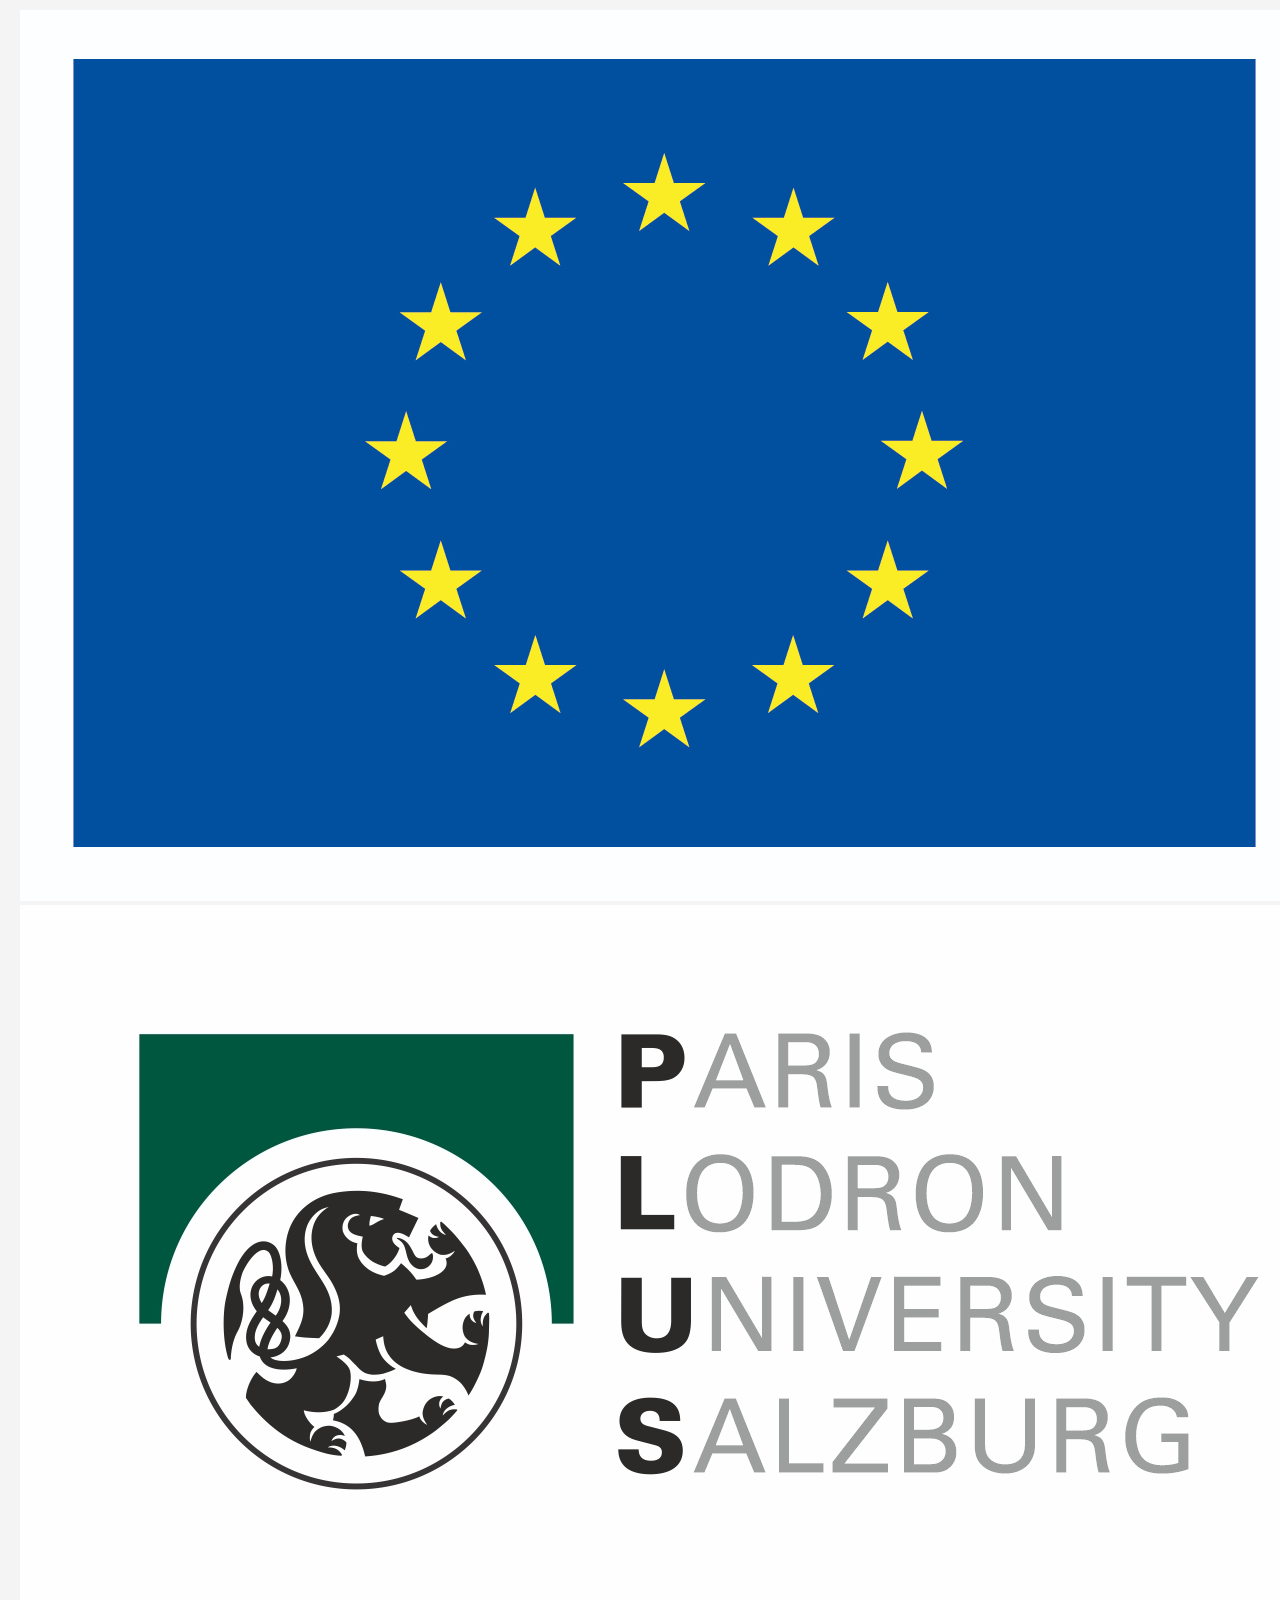
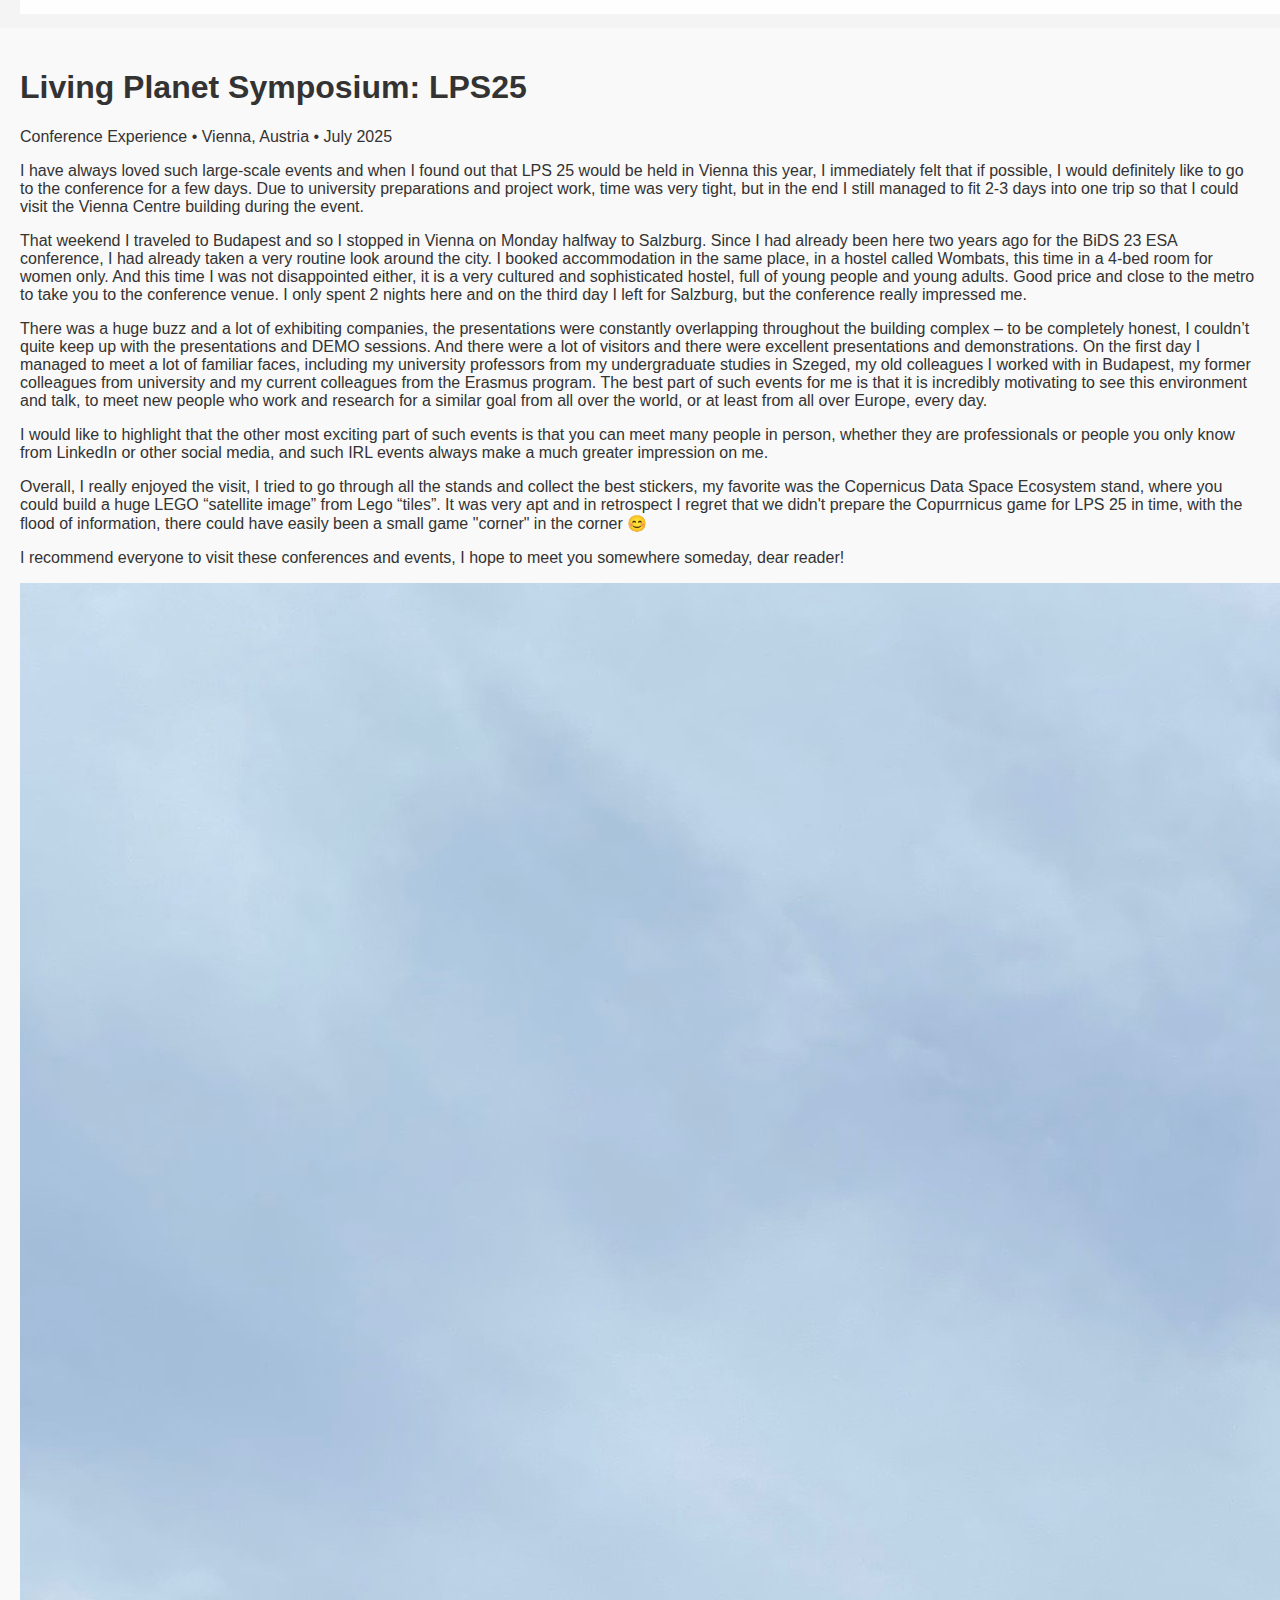
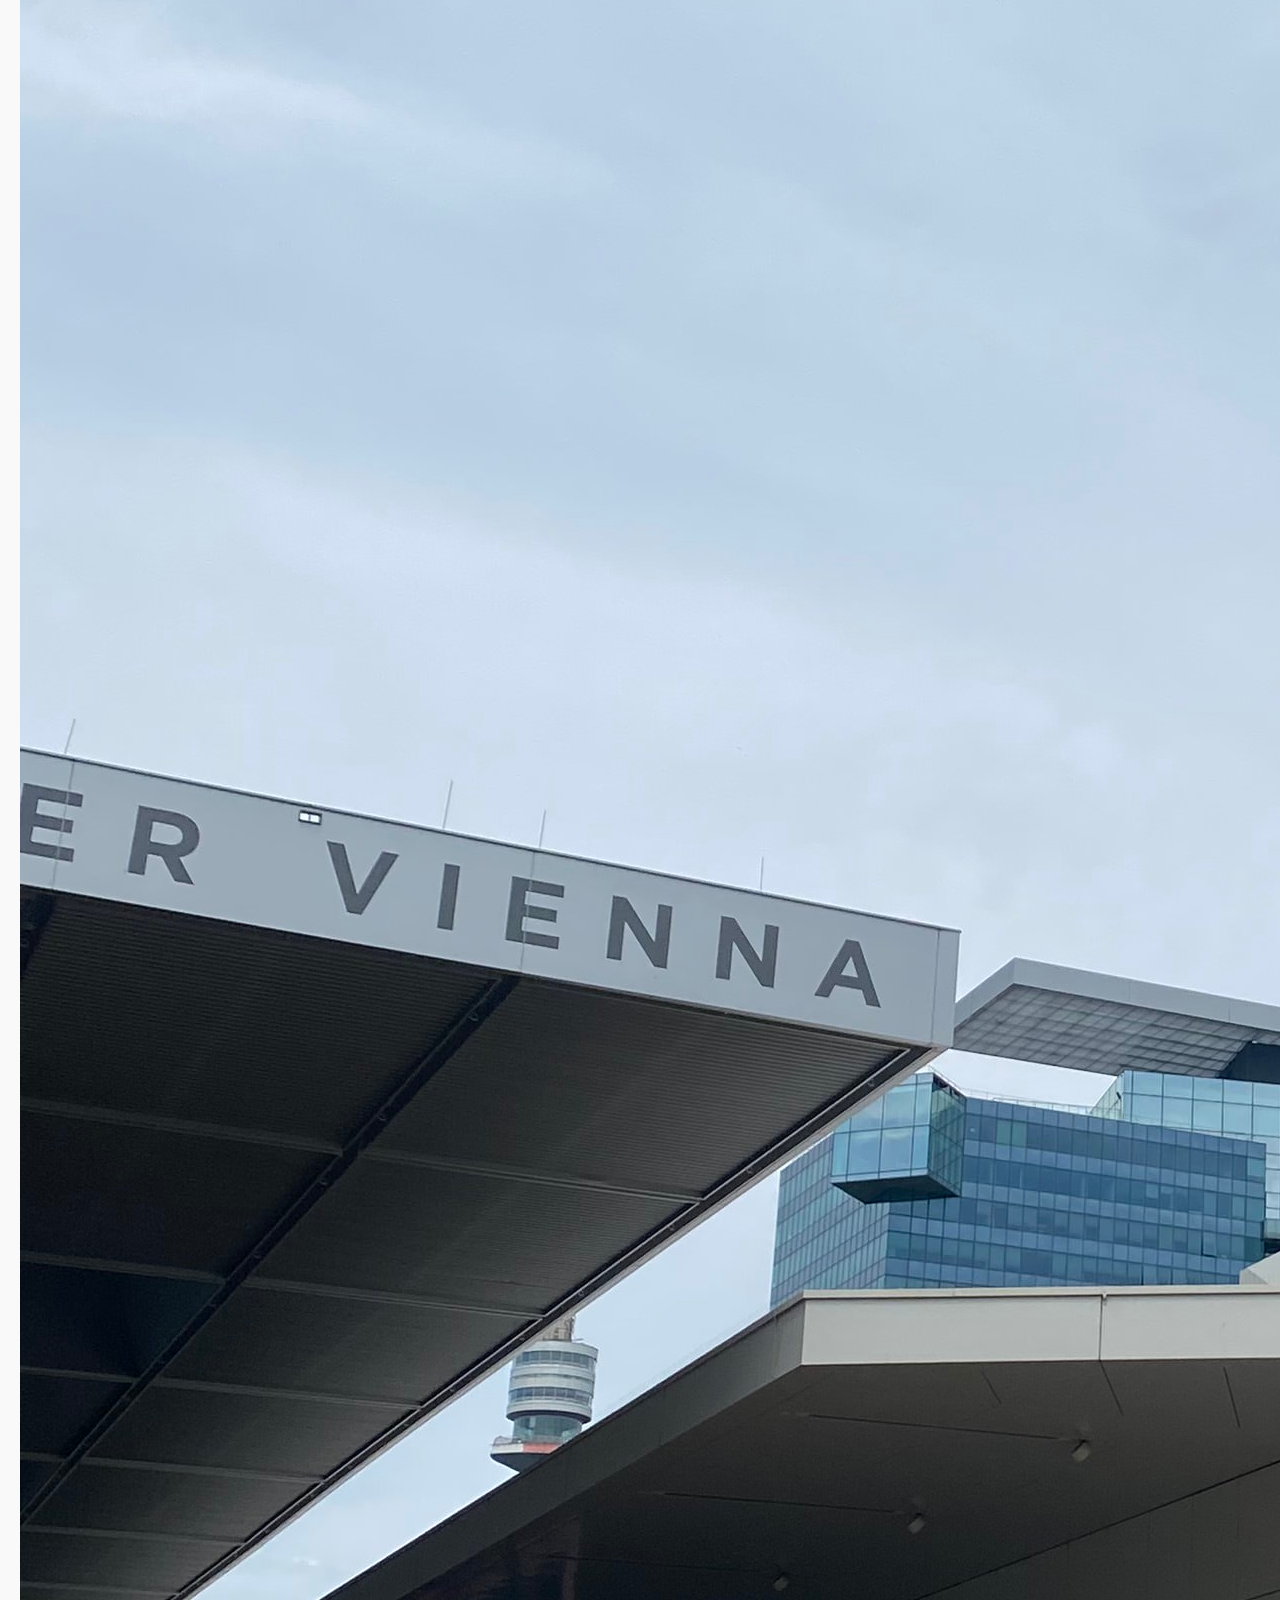
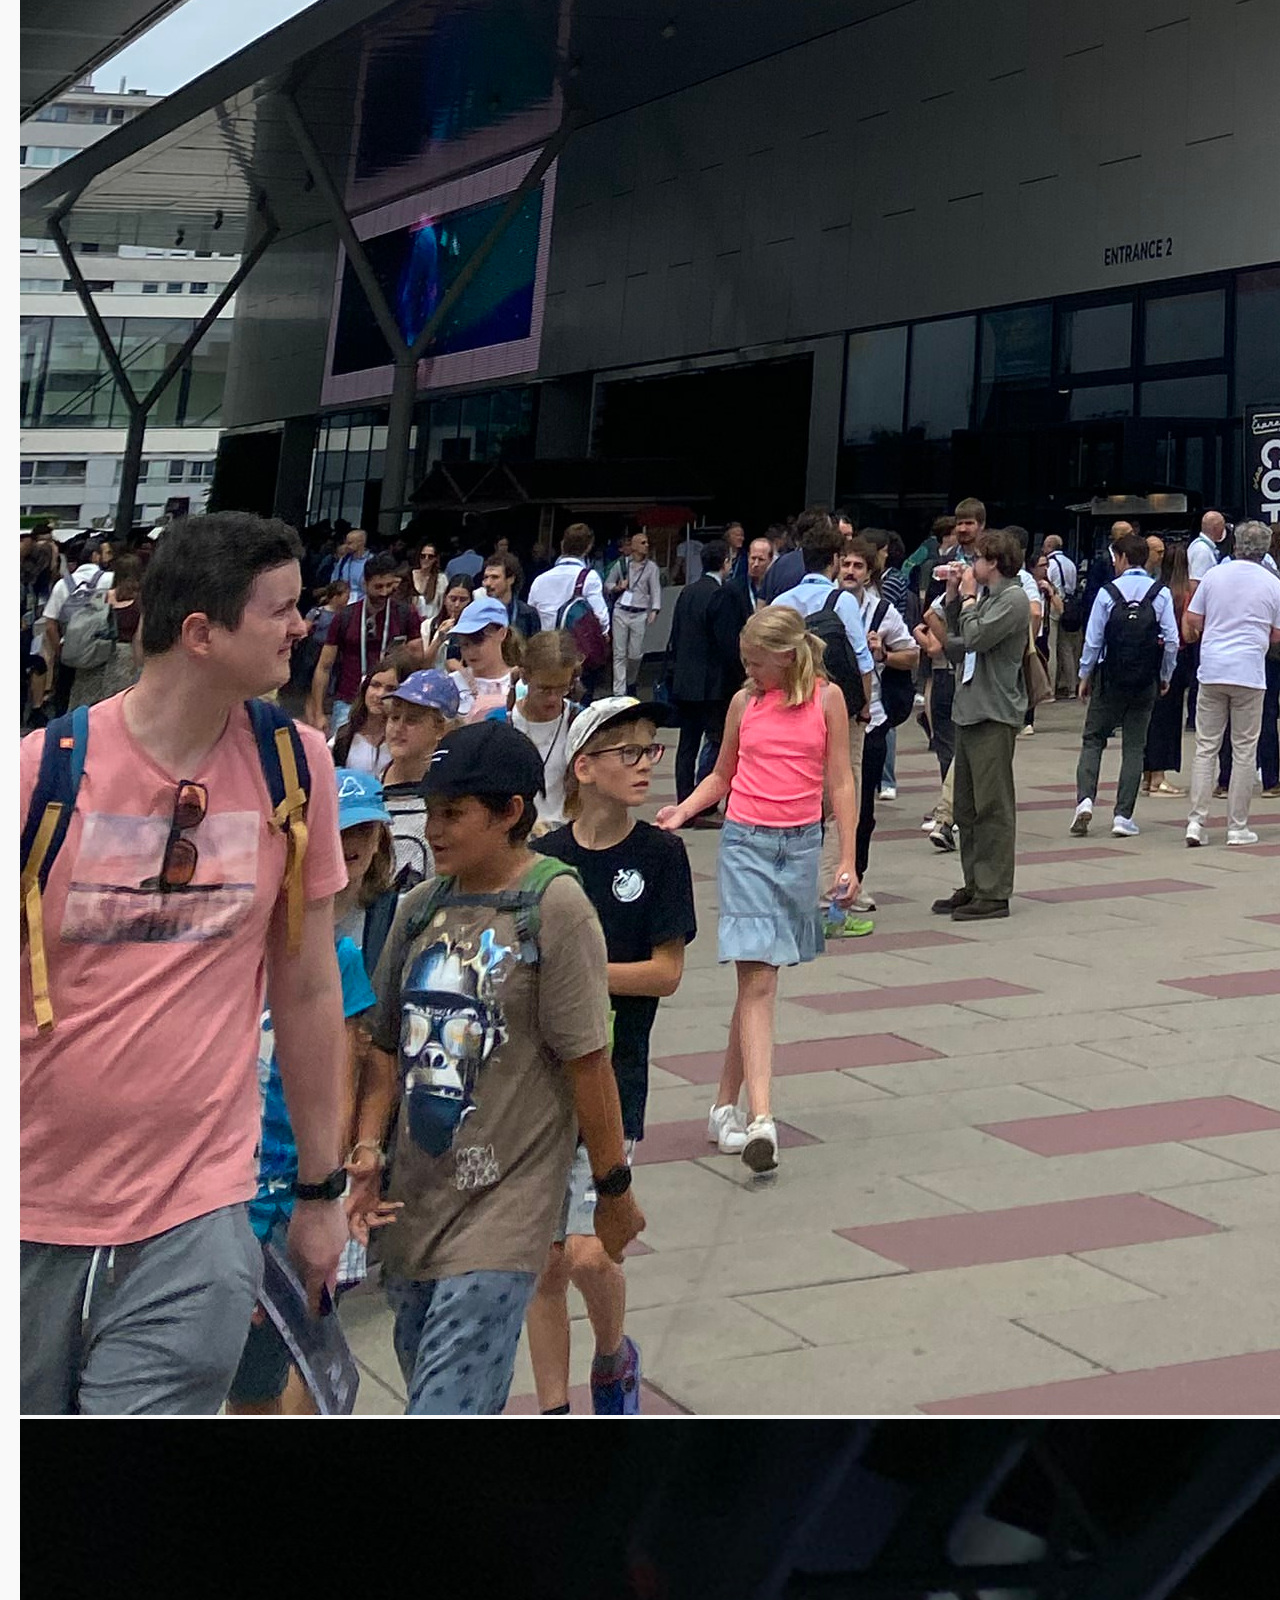
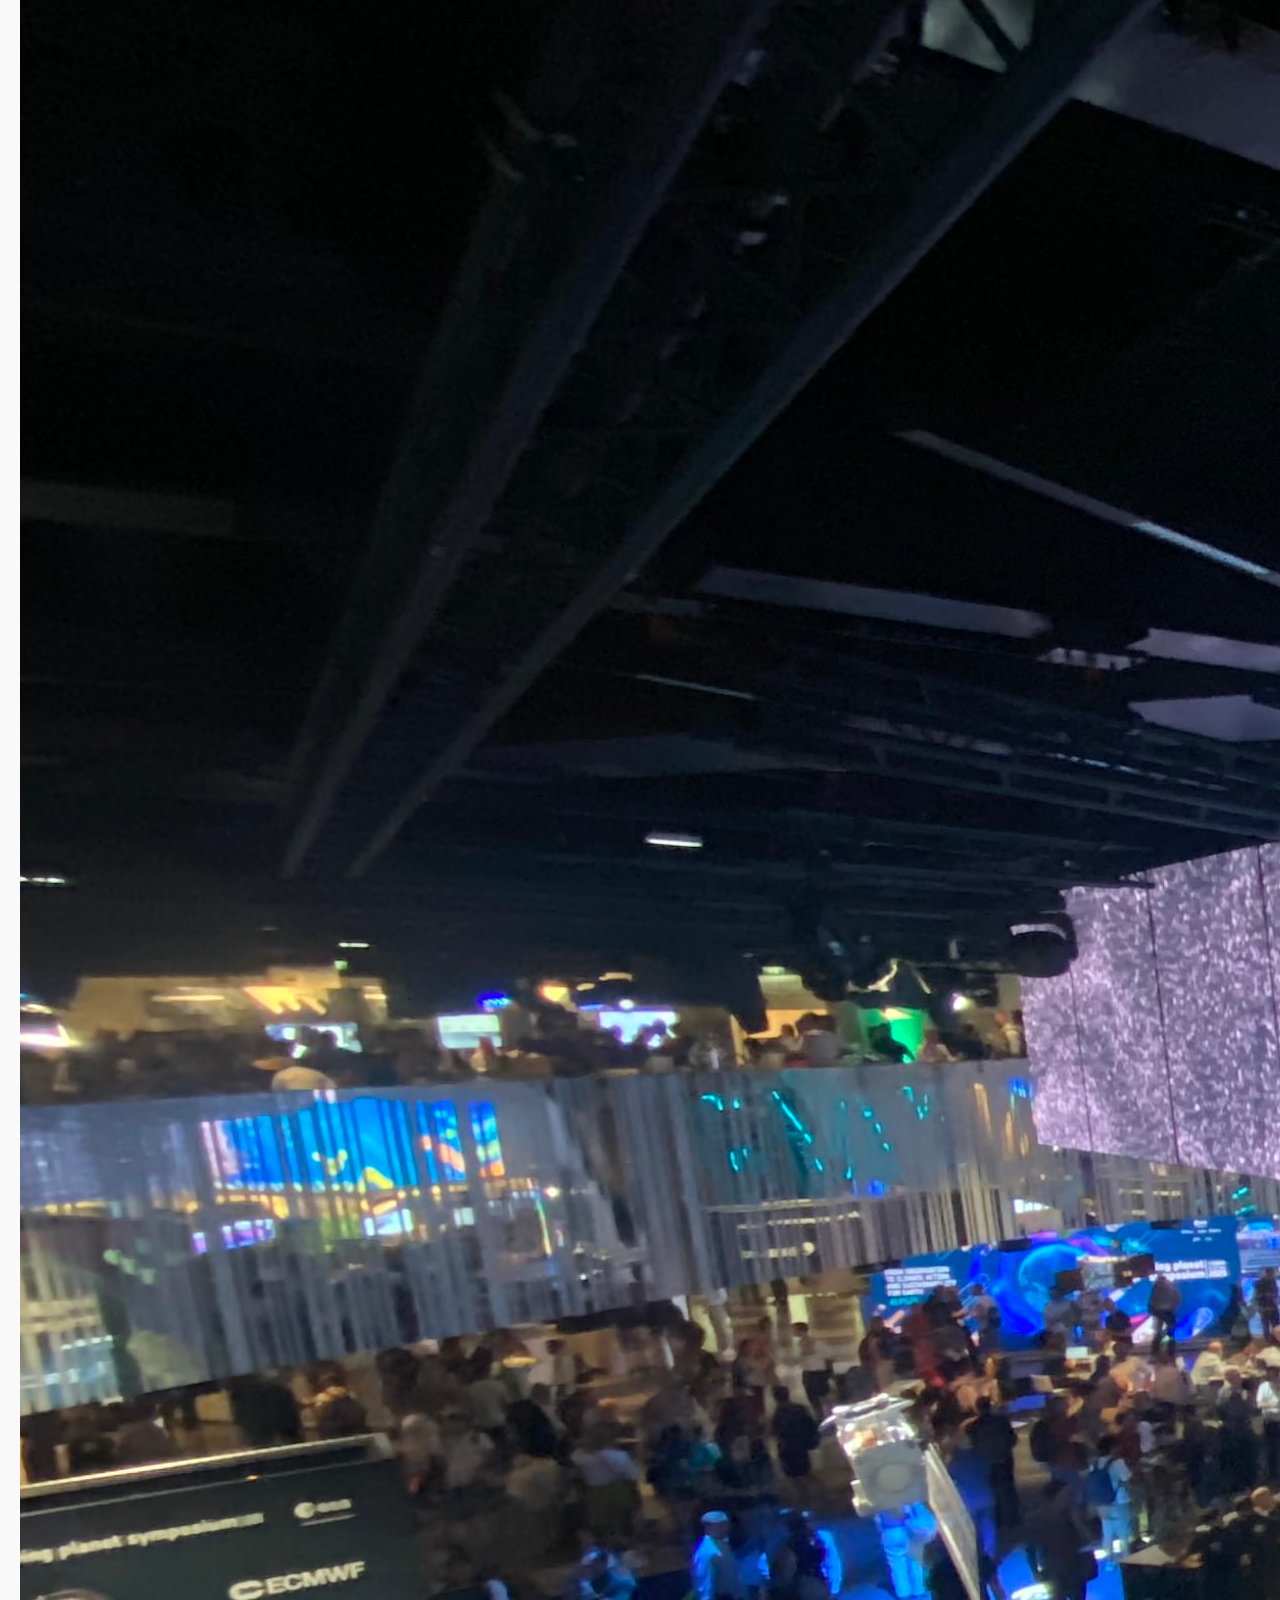
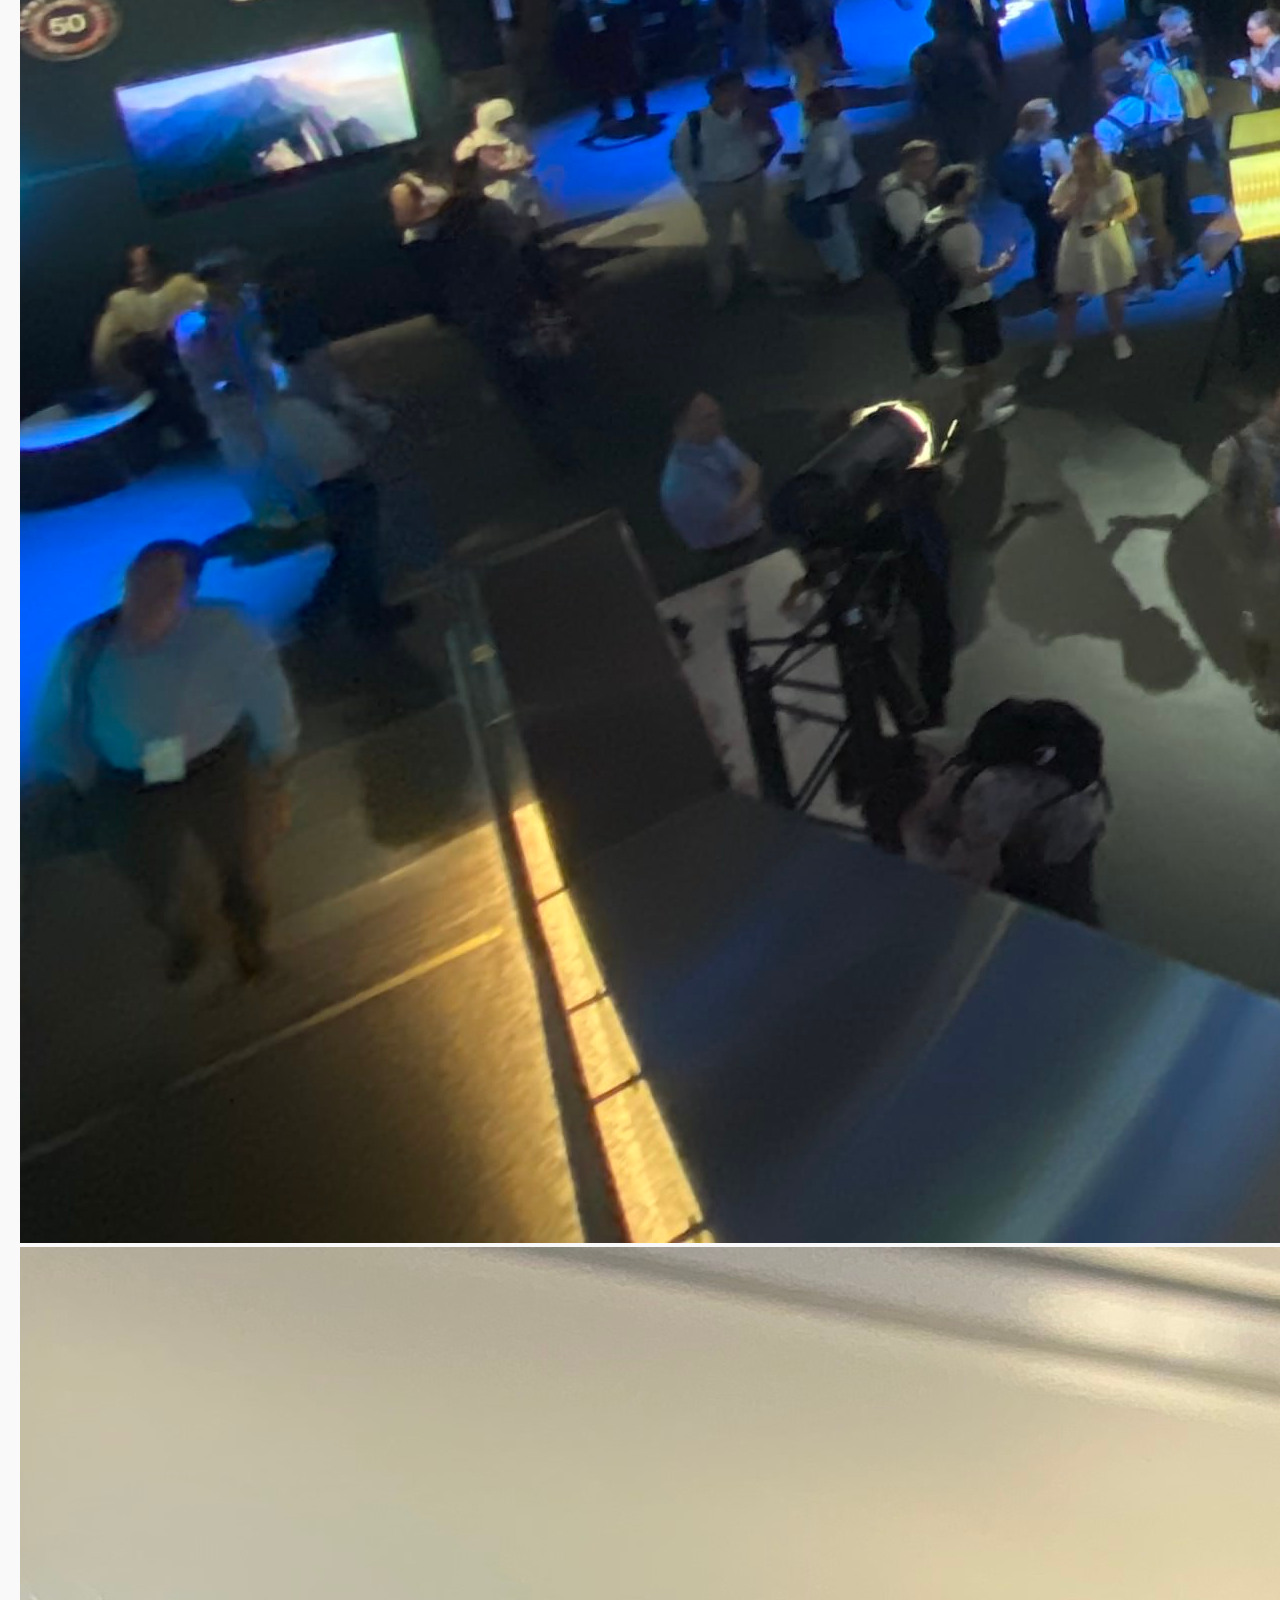
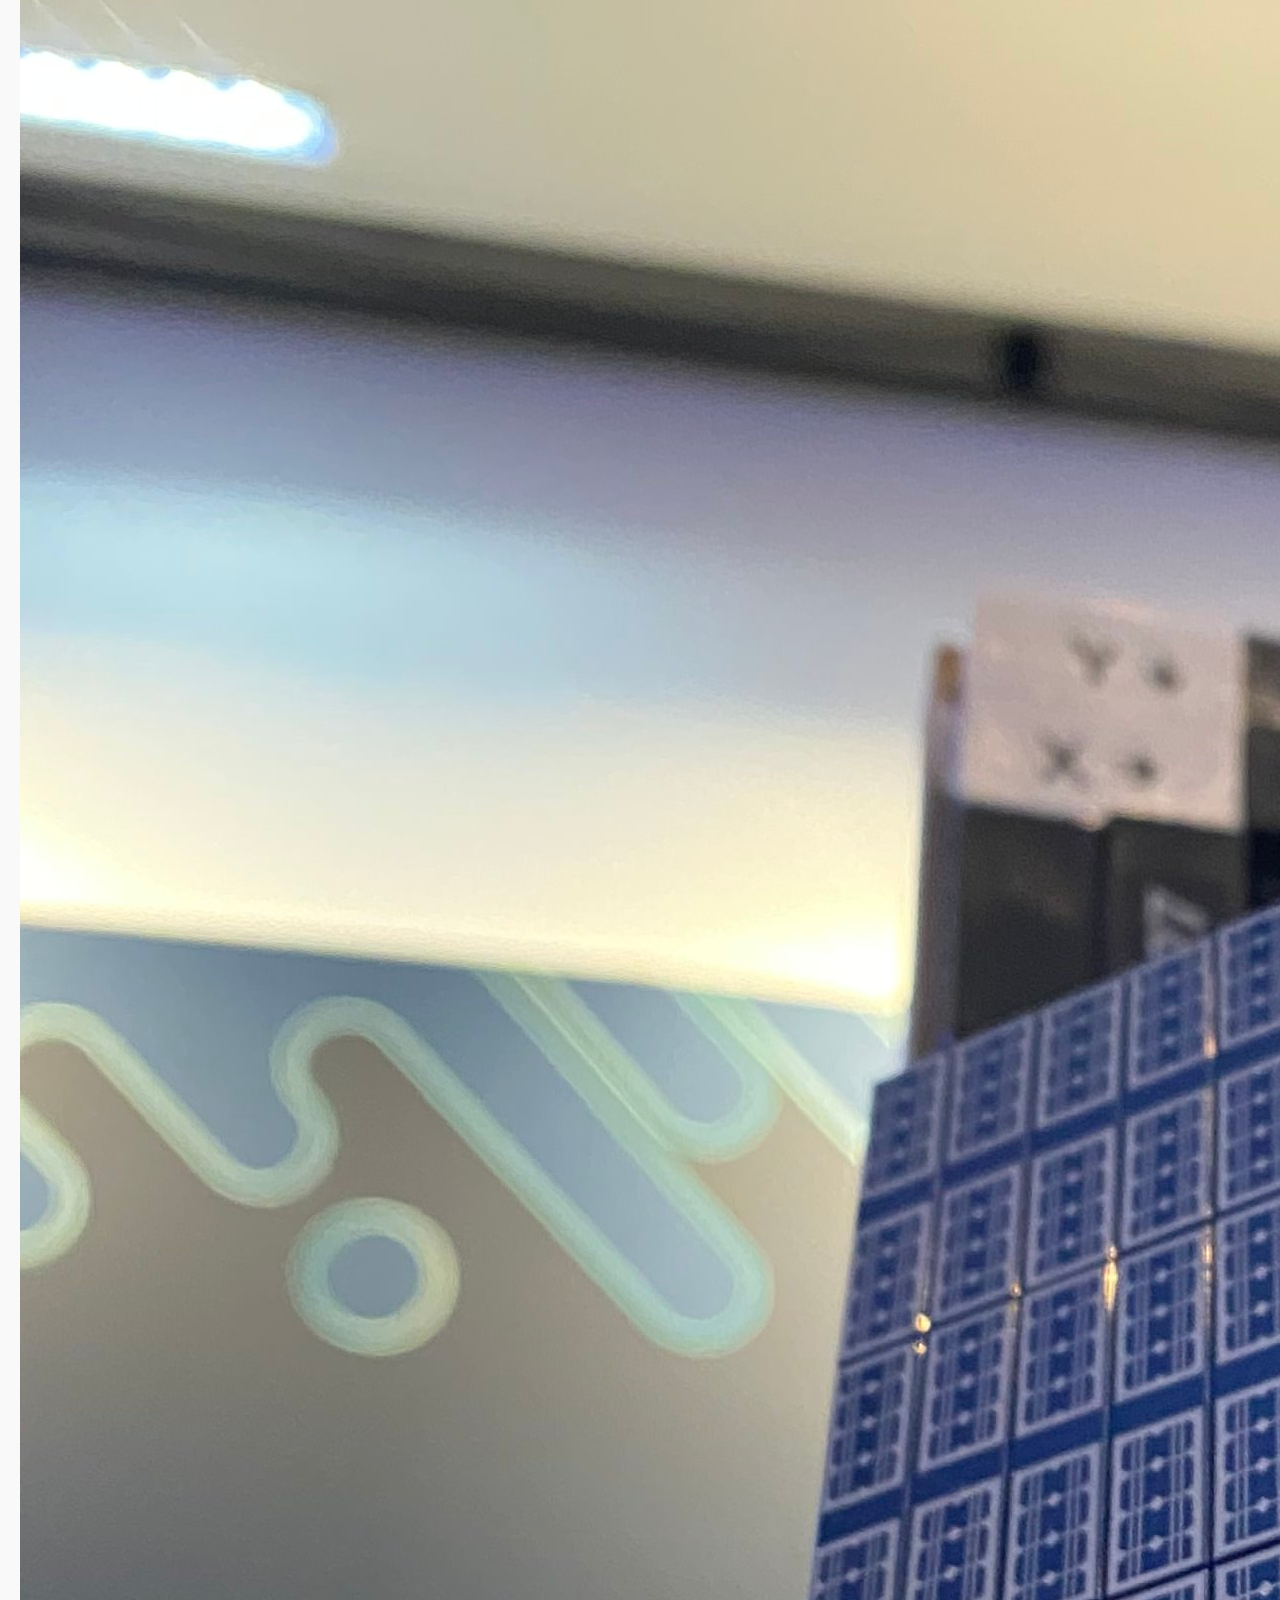
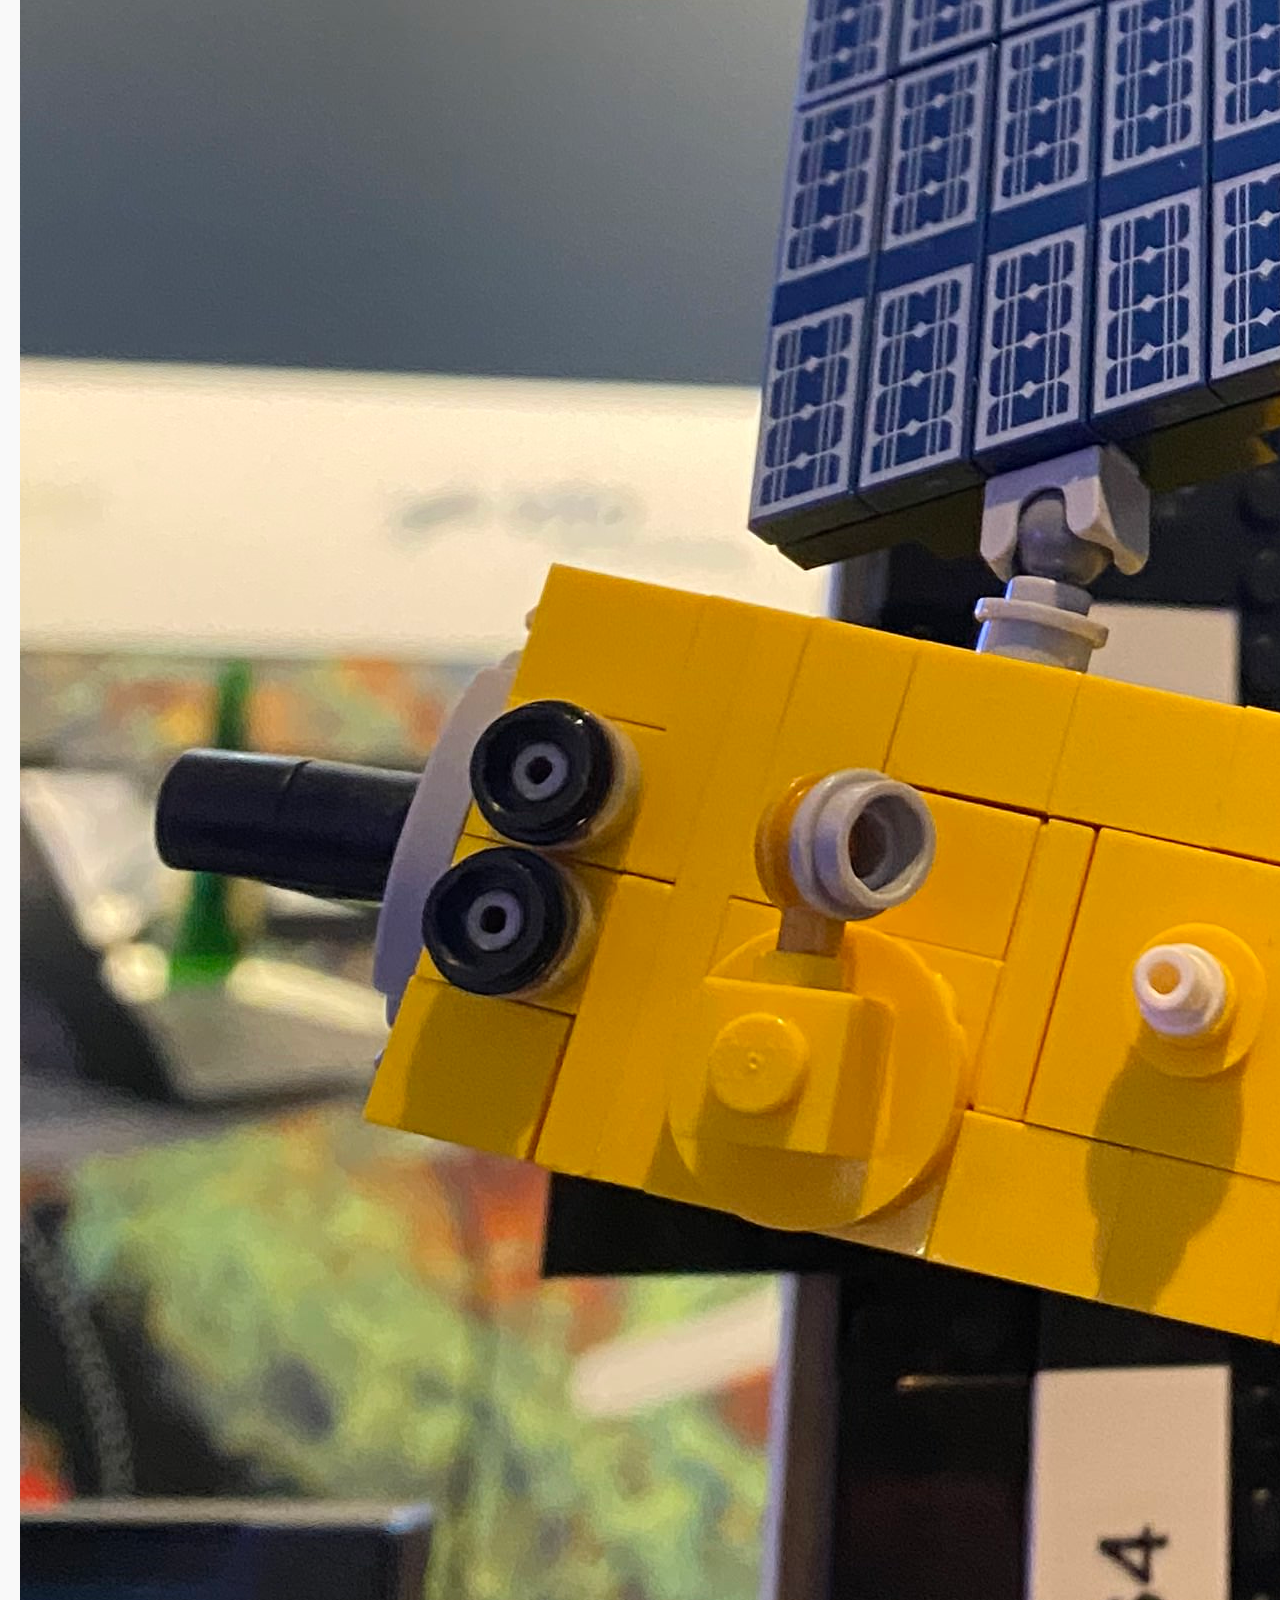
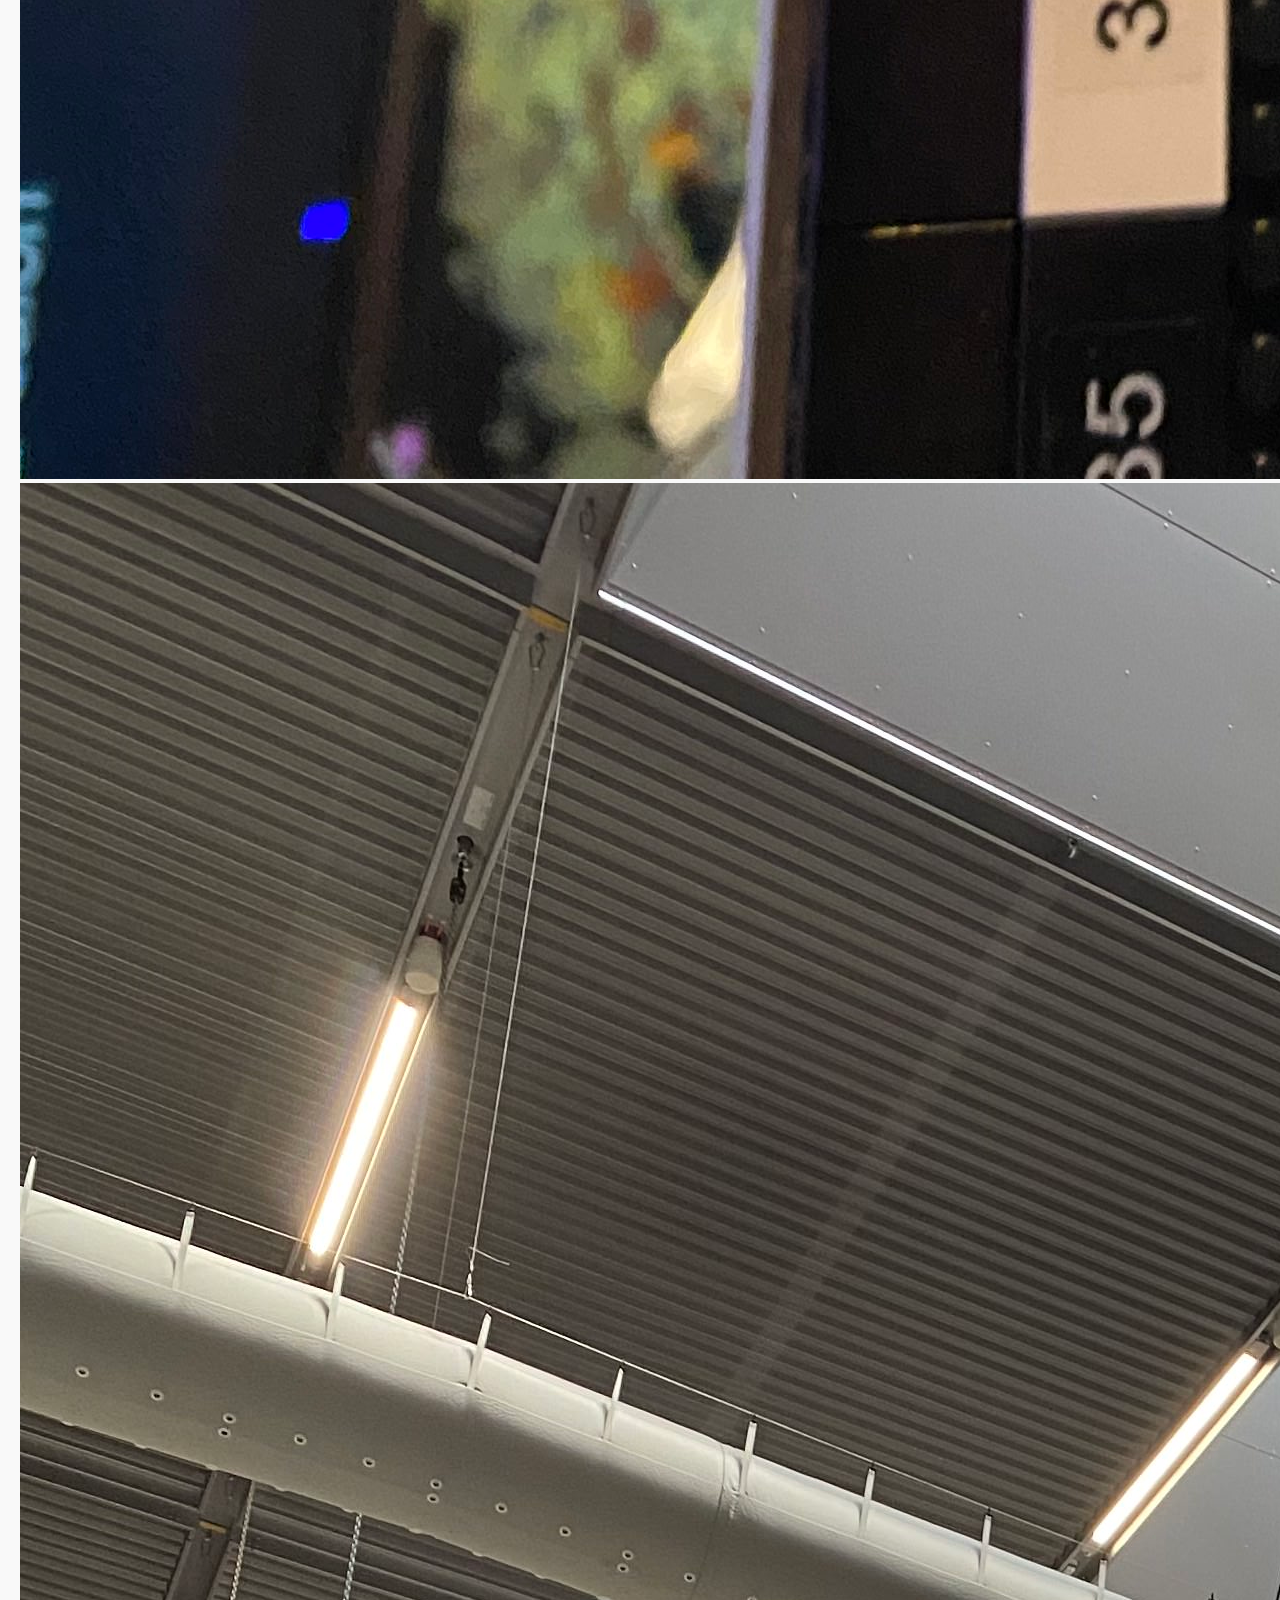
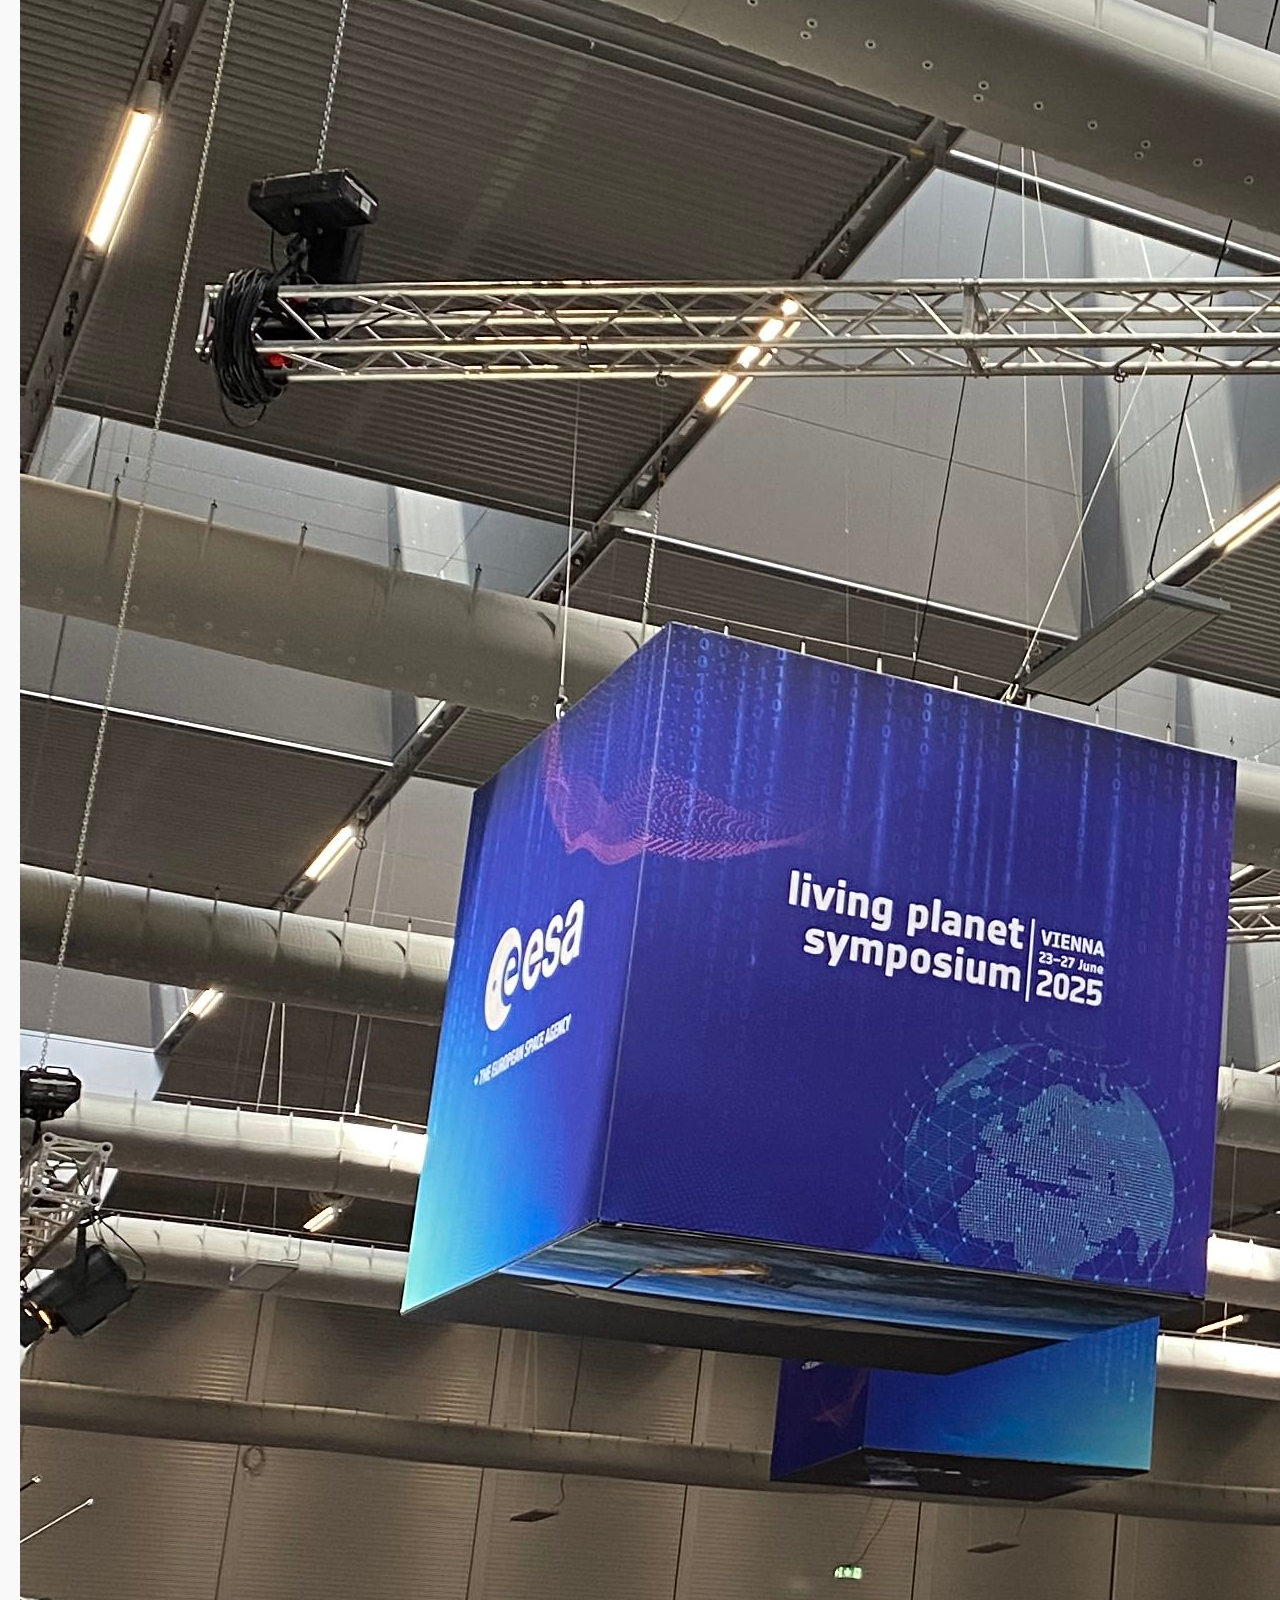
<file: blog-post5.html>
<!DOCTYPE html>
<html lang="en">
<head>
    <meta charset="UTF-8">
    <meta name="viewport" content="width=device-width, initial-scale=1.0">
    <title>ESA Living Planet Symposium 2025 Vienna - Emese Gojdar</title>
    <link rel="icon" href="assets/compass_AI.png" type="image/png">
    <link rel="stylesheet" href="style.css">
</head>
<body>
    <!-- Navigation Header -->
    <header class="main-header">
        <nav class="navbar">
            <div class="nav-brand">
                <div class="logo-group">
                    <img src="assets/eplus.jpg" alt="E+ Logo" class="nav-logo">
                    <img src="assets/plus.jpg" alt="Plus Logo" class="nav-logo">
                    <img src="assets/upol.png" alt="UPOL Logo" class="nav-logo">
                </div>
            </div>
            <ul class="nav-menu">
                <li><a href="index.html#home" class="nav-link">Home</a></li>
                <li><a href="gallery.html" class="nav-link">Gallery</a></li>
                <li><a href="blog.html" class="nav-link">Blog</a></li>
                <li><a href="index.html#contact" class="nav-link">Contact</a></li>
            </ul>
            <div class="hamburger">
                <span class="hamburger-line"></span>
                <span class="hamburger-line"></span>
                <span class="hamburger-line"></span>
            </div>
        </nav>
    </header>

    <main class="main-content">
        <!-- Blog Header -->
        <div class="blog-header">
            <h1 class="blog-title"> Living Planet Symposium: LPS25 </h1>
            <p class="blog-meta-post">Conference Experience • Vienna, Austria • July 2025</p>
        </div>

        <!-- Blog Content -->
        <article class="blog-content-big">
            <p class="blog-text">
                I have always loved such large-scale events and when I found out that LPS 25 would be held in Vienna this year, I immediately felt that if possible, I would definitely like to go to the conference for a few days. Due to university preparations and project work, time was very tight, but in the end I still managed to fit 2-3 days into one trip so that I could visit the Vienna Centre building during the event.
            </p>

            <p class="blog-text">
                That weekend I traveled to Budapest and so I stopped in Vienna on Monday halfway to Salzburg. Since I had already been here two years ago for the BiDS 23 ESA conference, I had already taken a very routine look around the city. I booked accommodation in the same place, in a hostel called Wombats, this time in a 4-bed room for women only. And this time I was not disappointed either, it is a very cultured and sophisticated hostel, full of young people and young adults. Good price and close to the metro to take you to the conference venue.
I only spent 2 nights here and on the third day I left for Salzburg, but the conference really impressed me.
            </p>
            <p class="blog-text">There was a huge buzz and a lot of exhibiting companies, the presentations were constantly overlapping throughout the building complex – to be completely honest, I couldn’t quite keep up with the presentations and DEMO sessions. And there were a lot of visitors and there were excellent presentations and demonstrations. On the first day I managed to meet a lot of familiar faces, including my university professors from my undergraduate studies in Szeged, my old colleagues I worked with in Budapest, my former colleagues from university and my current colleagues from the Erasmus program. The best part of such events for me is that it is incredibly motivating to see this environment and talk, to meet new people who work and research for a similar goal from all over the world, or at least from all over Europe, every day.</p>
            <p class="blog-text">I would like to highlight that the other most exciting part of such events is that you can meet many people in person, whether they are professionals or people you only know from LinkedIn or other social media, and such IRL events always make a much greater impression on me.</p>
            <p class="blog-text">Overall, I really enjoyed the visit, I tried to go through all the stands and collect the best stickers, my favorite was the Copernicus Data Space Ecosystem stand, where you could build a huge LEGO “satellite image” from Lego “tiles”. It was very apt and in retrospect I regret that we didn't prepare the Copurrnicus game for LPS 25 in time, with the flood of information, there could have easily been a small game "corner" in the corner 😊</p>
            <p class="blog-text">I recommend everyone to visit these conferences and events, I hope to meet you somewhere someday, dear reader!</p>
            <div class="blog-images">
                <img src="assets/IMG_2510.jpg" alt="BiDS Conference Image 1">
                <img src="assets/IMG_2539.jpg" alt="BiDS Conference Image 2">
                <img src="assets/IMG_2542.jpg" alt="BiDS Conference Image 3">
                <img src="assets/IMG_2569.jpg" alt="BiDS Conference Image 4">
            </div>

            <a href="https://lps25.esa.int/" target="_blank" class="blog-link">
                Visit LPS25 Official Website
            </a>

            <a href="blog.html" class="back-button">
            ← Back to Blog
            </a>
        </article>
    </main>

    <!-- Footer -->
    <footer class="main-footer">
        <div class="container">
            <div class="footer-content">
                <div class="footer-info">
                    <p>&copy; 2024 Emese Gojdar. All rights reserved.</p>
                    <div class="footer-address">
                        <p>Department of Geoinformatics – Z_GIS</p>
                        <p>Schillerstraße 30, 5020 Salzburg, Austria</p>
                    </div>
                </div>
            </div>
        </div>
    </footer>
</body>
</html>
</file>
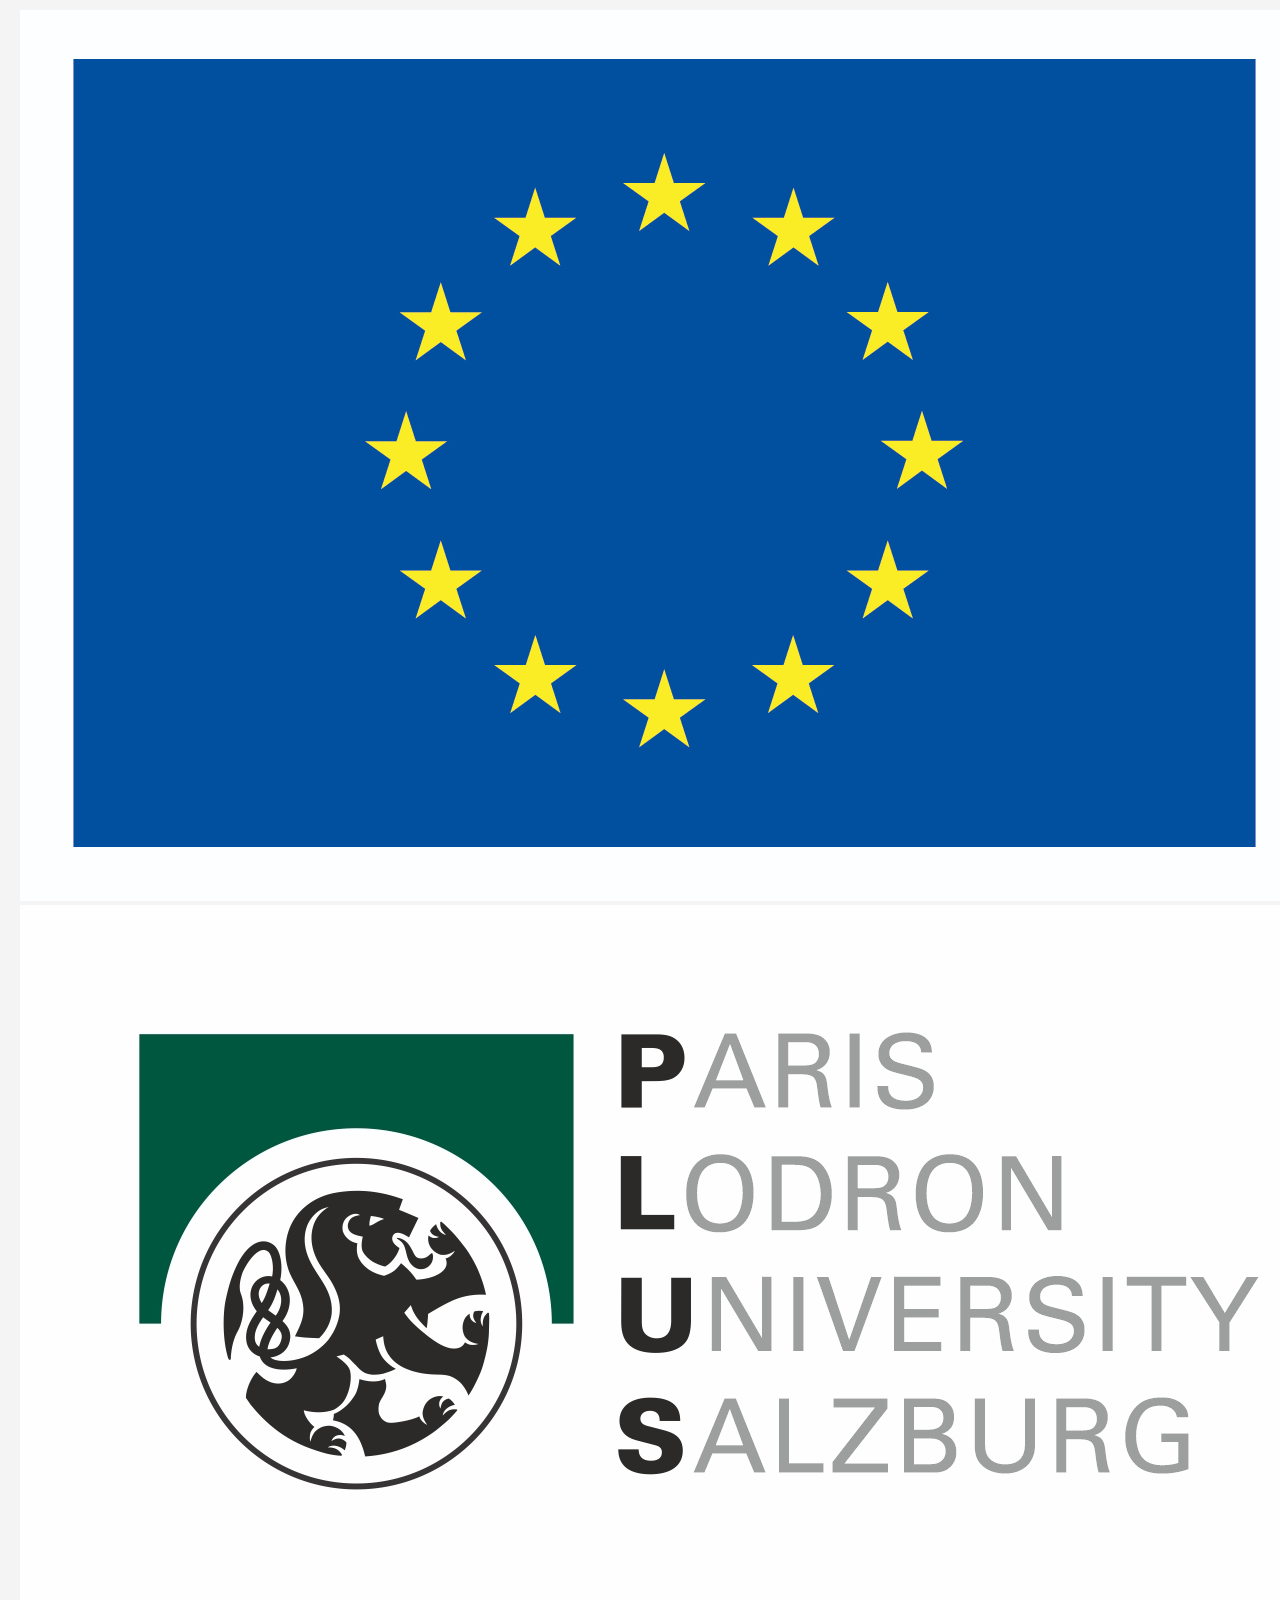
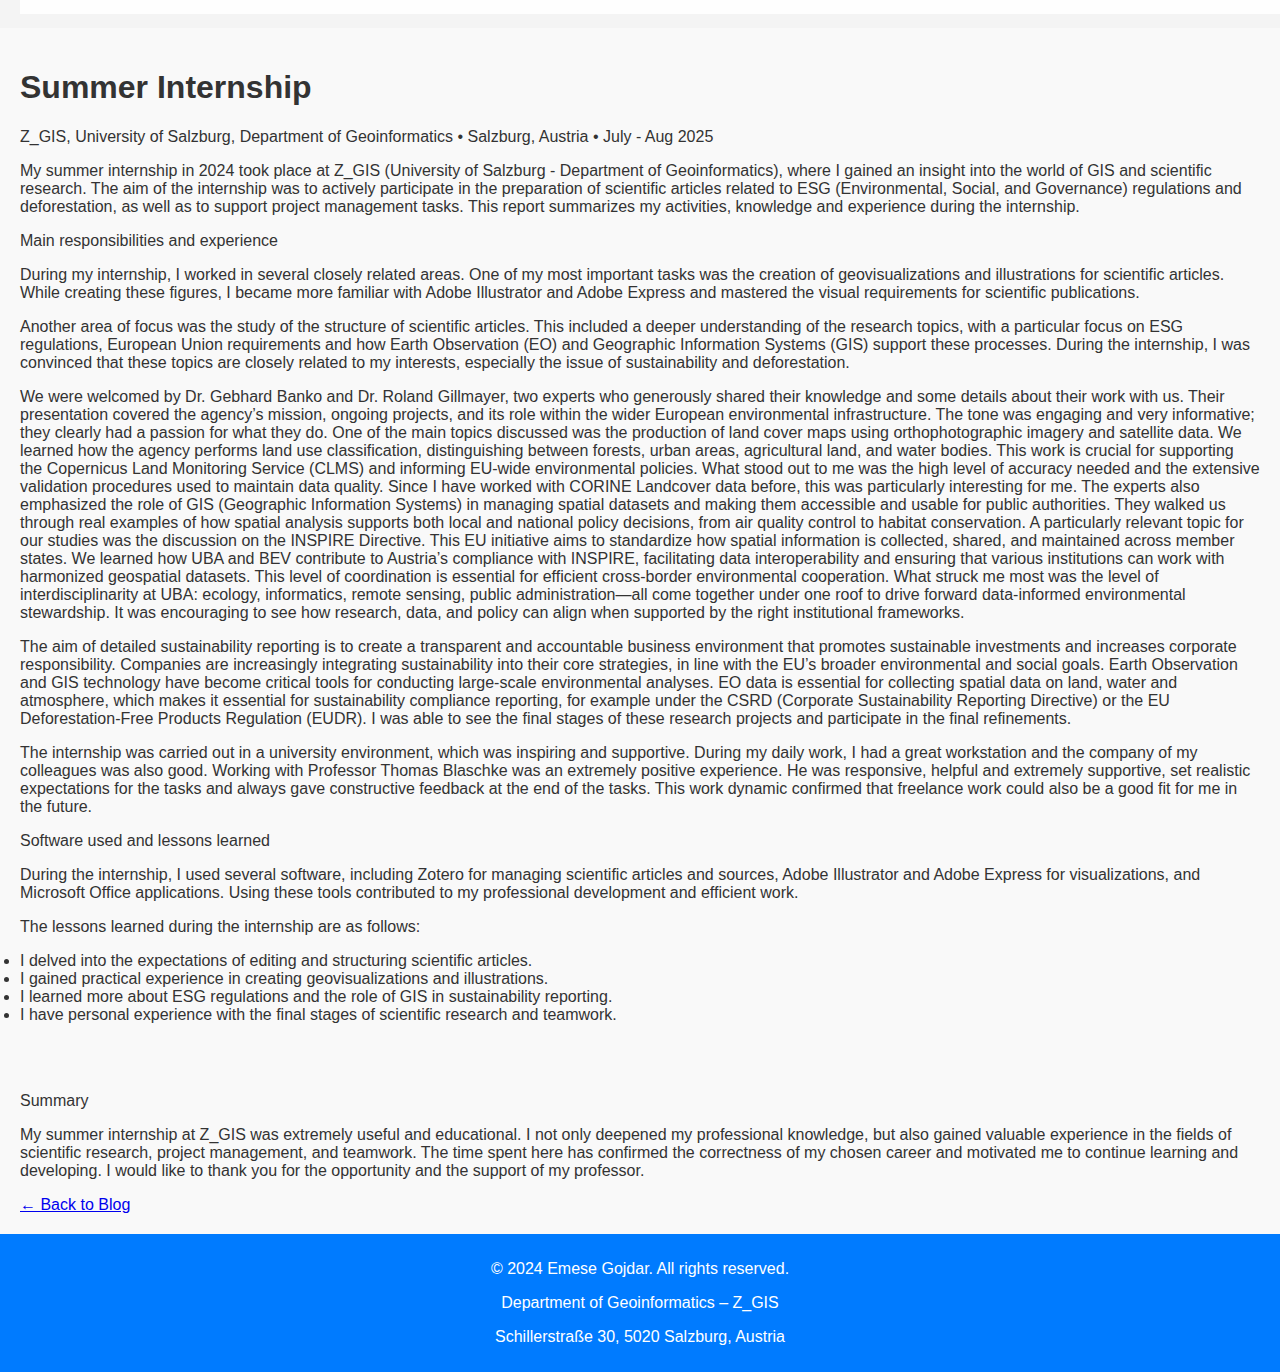
<file: intern.html>
<!DOCTYPE html>
<html lang="en">
<head>
    <meta charset="UTF-8">
    <meta name="viewport" content="width=device-width, initial-scale=1.0">
    <title>Summer Internship - Z_GIS, University of Salzburg, Department of Geoinformatics, Salzburg - Emese Gojdar</title>
    <link rel="icon" href="assets/compass_AI.png" type="image/png">
    <link rel="stylesheet" href="style.css">
</head>
<body>
    <!-- Navigation Header -->
    <header class="main-header">
        <nav class="navbar">
            <div class="nav-brand">
                <div class="logo-group">
                    <img src="assets/eplus.jpg" alt="E+ Logo" class="nav-logo">
                    <img src="assets/plus.jpg" alt="Plus Logo" class="nav-logo">
                    <img src="assets/upol.png" alt="UPOL Logo" class="nav-logo">
                </div>
            </div>
            <ul class="nav-menu">
                <li><a href="index.html#home" class="nav-link">Home</a></li>
                <li><a href="gallery.html" class="nav-link">Gallery</a></li>
                <li><a href="blog.html" class="nav-link">Blog</a></li>
                <li><a href="index.html#contact" class="nav-link">Contact</a></li>
            </ul>
            <div class="hamburger">
                <span class="hamburger-line"></span>
                <span class="hamburger-line"></span>
                <span class="hamburger-line"></span>
            </div>
        </nav>
    </header>

    <main class="main-content">
        <!-- Blog Header -->
        <div class="blog-header">
            <h1 class="blog-title">Summer Internship</h1>
            <p class="blog-meta-post">Z_GIS, University of Salzburg, Department of Geoinformatics • Salzburg, Austria • July - Aug 2025</p>
        </div>

        <!-- Blog Content -->
        <article class="blog-content-big">
            <p class="blog-text">
                My summer internship in 2024 took place at Z_GIS (University of Salzburg - Department of Geoinformatics), where I gained an insight into the world of GIS and scientific research. The aim of the internship was to actively participate in the preparation of scientific articles related to ESG (Environmental, Social, and Governance) regulations and deforestation, as well as to support project management tasks. This report summarizes my activities, knowledge and experience during the internship.
            </p>  
            <p class="blog-text">  
            Main responsibilities and experience</p>
            <p class="blog-text"> 
            During my internship, I worked in several closely related areas. One of my most important tasks was the creation of geovisualizations and illustrations for scientific articles. While creating these figures, I became more familiar with Adobe Illustrator and Adobe Express and mastered the visual requirements for scientific publications.
            </p>

            <p class="blog-text">
            Another area of focus was the study of the structure of scientific articles. This included a deeper understanding of the research topics, with a particular focus on ESG regulations, European Union requirements and how Earth Observation (EO) and Geographic Information Systems (GIS) support these processes. During the internship, I was convinced that these topics are closely related to my interests, especially the issue of sustainability and deforestation.
            </p>
            <p class="blog-text">    
            We were welcomed by Dr. Gebhard Banko and Dr. Roland Gillmayer, two experts who generously shared their knowledge and some details about their work with us. Their presentation covered the agency’s mission, ongoing projects, and its role within the wider European environmental infrastructure. The tone was engaging and very informative; they clearly had a passion for what they do. One of the main topics discussed was the production of land cover maps using orthophotographic imagery and satellite data. We learned how the agency performs land use classification, distinguishing between forests, urban areas, agricultural land, and water bodies. This work is crucial for supporting the Copernicus Land Monitoring Service (CLMS) and informing EU-wide environmental policies. What stood out to me was the high level of accuracy needed and the extensive validation procedures used to maintain data quality. Since I have worked with CORINE Landcover data before, this was particularly interesting for me.
            The experts also emphasized the role of GIS (Geographic Information Systems) in managing spatial datasets and making them accessible and usable for public authorities. They walked us through real examples of how spatial analysis supports both local and national policy decisions, from air quality control to habitat conservation. A particularly relevant topic for our studies was the discussion on the INSPIRE Directive. This EU initiative aims to standardize how spatial information is collected, shared, and maintained across member states. We learned how UBA and BEV contribute to Austria’s compliance with INSPIRE, facilitating data interoperability and ensuring that various institutions can work with harmonized geospatial datasets. This level of coordination is essential for efficient cross-border environmental cooperation. What struck me most was the level of interdisciplinarity at UBA: ecology, informatics, remote sensing, public administration—all come together under one roof to drive forward data-informed environmental stewardship. It was encouraging to see how research, data, and policy can align when supported by the right institutional frameworks.
            </p>
            <p class="blog-text"> 
            The aim of detailed sustainability reporting is to create a transparent and accountable business environment that promotes sustainable investments and increases corporate responsibility. Companies are increasingly integrating sustainability into their core strategies, in line with the EU’s broader environmental and social goals. Earth Observation and GIS technology have become critical tools for conducting large-scale environmental analyses. EO data is essential for collecting spatial data on land, water and atmosphere, which makes it essential for sustainability compliance reporting, for example under the CSRD (Corporate Sustainability Reporting Directive) or the EU Deforestation-Free Products Regulation (EUDR). I was able to see the final stages of these research projects and participate in the final refinements.
            </p>
            <p class="blog-text"> 
            The internship was carried out in a university environment, which was inspiring and supportive. During my daily work, I had a great workstation and the company of my colleagues was also good. Working with Professor Thomas Blaschke was an extremely positive experience. He was responsive, helpful and extremely supportive, set realistic expectations for the tasks and always gave constructive feedback at the end of the tasks. This work dynamic confirmed that freelance work could also be a good fit for me in the future.
            </p>
            <p class="blog-text"> 
            Software used and lessons learned
            </p>
            <p class="blog-text">
            During the internship, I used several software, including Zotero for managing scientific articles and sources, Adobe Illustrator and Adobe Express for visualizations, and Microsoft Office applications. Using these tools contributed to my professional development and efficient work.
            </p>
            <p class="blog-text">
            The lessons learned during the internship are as follows:
                <li>I delved into the expectations of editing and structuring scientific articles.</li>
                <li>I gained practical experience in creating geovisualizations and illustrations.</li>
                <li>I learned more about ESG regulations and the role of GIS in sustainability reporting.</li>
                <li>I have personal experience with the final stages of scientific research and teamwork.</li>

            </p>
            <br /><br />
            <p class="blog-text">
                Summary
            </p>
            <p class="blog-text">
            My summer internship at Z_GIS was extremely useful and educational. I not only deepened my professional knowledge, but also gained valuable experience in the fields of scientific research, project management, and teamwork. The time spent here has confirmed the correctness of my chosen career and motivated me to continue learning and developing. I would like to thank you for the opportunity and the support of my professor. 
            </p>

            <a href="blog.html" class="back-button">
            ← Back to Blog
            </a>
        </article>
    </main>

    <!-- Footer -->
    <footer class="main-footer">
        <div class="container">
            <div class="footer-content">
                <div class="footer-info">
                    <p>&copy; 2024 Emese Gojdar. All rights reserved.</p>
                    <div class="footer-address">
                        <p>Department of Geoinformatics – Z_GIS</p>
                        <p>Schillerstraße 30, 5020 Salzburg, Austria</p>
                    </div>
                </div>
            </div>
        </div>
    </footer>
</body>
</html>
</file>
<file: style.css>
body {
    font-family: Arial, sans-serif;
    margin: 0;
    padding: 0;
    background-color: #f9f9f9;
    color: #333;
}

header {
    display: flex;
    justify-content: space-between; /* A navigációt balra, a logót jobbra helyezi */
    align-items: right;
    padding: 10px 20px; /* Térköz a fejlécen belül */
    background-color: #f4f4f4; /* A háttér színe */
}

header .header-container {
    display: flex;
    justify-content: space-between;
    width: 100%; /* A konténer 100%-os szélességű */
}

nav {
    display: flex;
    gap: 20px; /* A menüpontok közötti távolság */
}

nav a {
    text-decoration: none;
    color: #333;
    font-size: 16px;
}

nav a:hover {
    color: #007bff; /* Színváltozás hover esetén */
}

.logo img {
    height: 40px; /* A logó magassága */
    width: auto;
}

main {
    padding: 20px;
}

section {
    margin: 40px 0;
    text-align: center;
}

.profile img {
    max-width: 200px;
    border-radius: 50%;
    margin: 20px 0;
}

.projects {
    display: flex;
    flex-wrap: wrap;
    justify-content: center;
    gap: 20px;
}

.project {
    background: white;
    border: 1px solid #ddd;
    border-radius: 5px;
    padding: 15px;
    width: 300px;
}

form {
    display: flex;
    flex-direction: column;
    gap: 10px;
    max-width: 400px;
    margin: 0 auto;
}

footer {
    background-color: #007BFF;
    color: white;
    text-align: center;
    padding: 10px 0;
}
</file>
